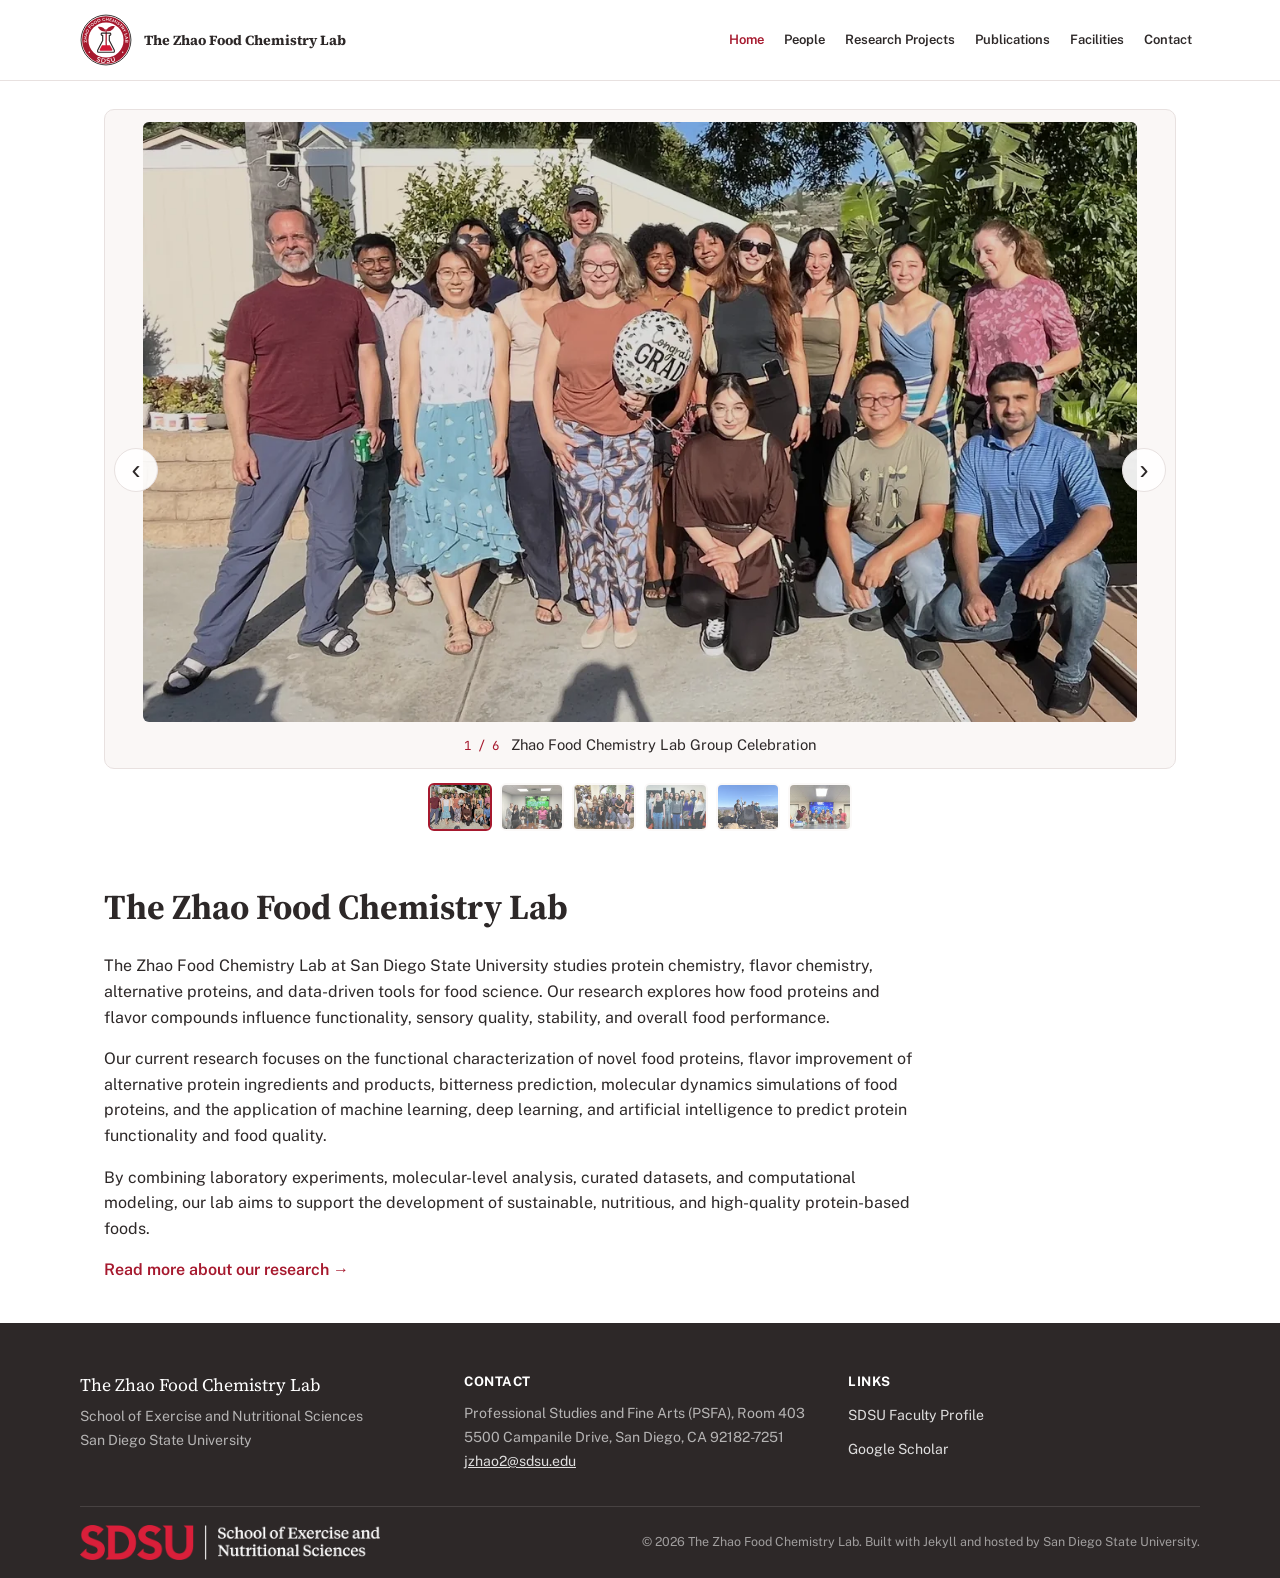
<file: index.html>
<!DOCTYPE html>
<html lang="en">
<head>
  <meta charset="UTF-8">
  <meta name="viewport" content="width=device-width, initial-scale=1.0">
  <title>Home | The Zhao Food Chemistry Lab</title>
  <meta name="description" content="The Zhao Food Chemistry Lab at San Diego State University studies the functionality and flavor of food proteins, including alternative and plant-based proteins, to support the next generation of sustainable food ingredients.">

  <link rel="preconnect" href="https://fonts.googleapis.com">
  <link rel="preconnect" href="https://fonts.gstatic.com" crossorigin>
  <link href="https://fonts.googleapis.com/css2?family=Source+Serif+4:opsz,wght@8..60,400;8..60,600;8..60,700&family=Public+Sans:wght@400;500;600;700&family=JetBrains+Mono:wght@500&display=swap" rel="stylesheet">

  <link rel="stylesheet" href="/assets/css/main.css">
  <!-- Favicon uses the lab's small-size icon mark (the seal's flask and plant),
       which the logo package specifies for sizes below 120 px. -->
  <link rel="icon" type="image/svg+xml" href="/assets/images/branding/zhao-food-chemistry-lab-icon.svg">

  <!-- Begin Jekyll SEO tag v2.8.0 -->
<title>Home | The Zhao Food Chemistry Lab</title>
<meta name="generator" content="Jekyll v3.10.0" />
<meta property="og:title" content="Home" />
<meta property="og:locale" content="en_US" />
<meta name="description" content="The Zhao Food Chemistry Lab at San Diego State University studies the functionality and flavor of food proteins, including alternative and plant-based proteins, to support the next generation of sustainable food ingredients." />
<meta property="og:description" content="The Zhao Food Chemistry Lab at San Diego State University studies the functionality and flavor of food proteins, including alternative and plant-based proteins, to support the next generation of sustainable food ingredients." />
<link rel="canonical" href="https://jzhao.sdsu.edu/" />
<meta property="og:url" content="https://jzhao.sdsu.edu/" />
<meta property="og:site_name" content="The Zhao Food Chemistry Lab" />
<meta property="og:type" content="website" />
<meta name="twitter:card" content="summary" />
<meta property="twitter:title" content="Home" />
<script type="application/ld+json">
{"@context":"https://schema.org","@type":"WebSite","description":"The Zhao Food Chemistry Lab at San Diego State University studies the functionality and flavor of food proteins, including alternative and plant-based proteins, to support the next generation of sustainable food ingredients.","headline":"Home","name":"The Zhao Food Chemistry Lab","url":"https://jzhao.sdsu.edu/"}</script>
<!-- End Jekyll SEO tag -->

</head>
<body>
  <a class="skip-link" href="#main-content">Skip to content</a>
  <header class="site-header">
  <div class="container site-header__row">
    <a class="site-header__brand" href="/">
      <img class="site-header__mark"
           src="/assets/images/branding/zhao-food-chemistry-lab-seal.svg"
           alt="Zhao Food Chemistry Lab, SDSU" width="1024" height="1024">
      <span class="site-header__name-main">The Zhao Food Chemistry Lab</span>
    </a>

    <button class="nav-toggle" id="nav-toggle" aria-expanded="false" aria-controls="primary-nav">
      <span class="nav-toggle__bar"></span>
      <span class="nav-toggle__bar"></span>
      <span class="nav-toggle__bar"></span>
      <span class="sr-only">Menu</span>
    </button>

    <nav class="site-nav" id="primary-nav">
      <ul class="site-nav__list">
        
          
            <li class="site-nav__item">
              <a href="/" class="site-nav__link is-active">
                Home
              </a>
            </li>
          
        
          
            <li class="site-nav__item">
              <a href="/people/" class="site-nav__link">
                People
              </a>
            </li>
          
        
          
            <li class="site-nav__item">
              <a href="/research-projects/" class="site-nav__link">
                Research Projects
              </a>
            </li>
          
        
          
            <li class="site-nav__item">
              <a href="/publications/" class="site-nav__link">
                Publications
              </a>
            </li>
          
        
          
            <li class="site-nav__item">
              <a href="/facilities/" class="site-nav__link">
                Facilities
              </a>
            </li>
          
        
          
            <li class="site-nav__item">
              <a href="/contact/" class="site-nav__link">
                Contact
              </a>
            </li>
          
        
      </ul>
    </nav>
  </div>
</header>

  <main id="main-content">
    <div class="container home-carousel-wrap">
  




<section class="lab-gallery" aria-label="Lab group photos">
  

  <div class="lab-gallery__widget" id="home-group-photos" data-lab-gallery>
    <div class="lab-gallery__stage">
      
        
        <figure class="lab-gallery__slide is-active" data-index="0">
          
          <picture>
            <source type="image/webp" srcset="/assets/images/lab/carousel/zhao-lab-group-01-640.webp 640w, /assets/images/lab/carousel/zhao-lab-group-01-1200.webp 1200w, /assets/images/lab/carousel/zhao-lab-group-01-1862.webp 1862w" sizes="(max-width: 1120px) 100vw, 1120px">
            <img class="lab-gallery__img" src="/assets/images/lab/carousel/zhao-lab-group-01-1200.jpg" srcset="/assets/images/lab/carousel/zhao-lab-group-01-640.jpg 640w, /assets/images/lab/carousel/zhao-lab-group-01-1200.jpg 1200w, /assets/images/lab/carousel/zhao-lab-group-01-1862.jpg 1862w" sizes="(max-width: 1120px) 100vw, 1120px" width="1862" height="1124" alt="Members of The Zhao Food Chemistry Lab gathered outdoors at a group celebration." loading="eager" decoding="async" fetchpriority="high">
          </picture>
          
          <figcaption class="lab-gallery__caption">
            <span class="lab-gallery__count">1 / 6</span>
            <span class="lab-gallery__caption-text">Zhao Food Chemistry Lab Group Celebration</span>
          </figcaption>
        </figure>
      
        
        <figure class="lab-gallery__slide" data-index="1">
          
          <picture>
            <source type="image/webp" srcset="/assets/images/lab/carousel/zhao-lab-group-02-640.webp 640w, /assets/images/lab/carousel/zhao-lab-group-02-1200.webp 1200w, /assets/images/lab/carousel/zhao-lab-group-02-2000.webp 2000w" sizes="(max-width: 1120px) 100vw, 1120px">
            <img class="lab-gallery__img" src="/assets/images/lab/carousel/zhao-lab-group-02-1200.jpg" srcset="/assets/images/lab/carousel/zhao-lab-group-02-640.jpg 640w, /assets/images/lab/carousel/zhao-lab-group-02-1200.jpg 1200w, /assets/images/lab/carousel/zhao-lab-group-02-2000.jpg 2000w" sizes="(max-width: 1120px) 100vw, 1120px" width="5712" height="4284" alt="Lab members standing in a conference room in front of a display about Microalgae Foods product development." loading="lazy" decoding="async">
          </picture>
          
          <figcaption class="lab-gallery__caption">
            <span class="lab-gallery__count">2 / 6</span>
            <span class="lab-gallery__caption-text">Microalgae Foods Project Meeting</span>
          </figcaption>
        </figure>
      
        
        <figure class="lab-gallery__slide" data-index="2">
          
          <picture>
            <source type="image/webp" srcset="/assets/images/lab/carousel/zhao-lab-group-03-640.webp 640w, /assets/images/lab/carousel/zhao-lab-group-03-1200.webp 1200w, /assets/images/lab/carousel/zhao-lab-group-03-1428.webp 1428w" sizes="(max-width: 1120px) 100vw, 1120px">
            <img class="lab-gallery__img" src="/assets/images/lab/carousel/zhao-lab-group-03-1200.jpg" srcset="/assets/images/lab/carousel/zhao-lab-group-03-640.jpg 640w, /assets/images/lab/carousel/zhao-lab-group-03-1200.jpg 1200w, /assets/images/lab/carousel/zhao-lab-group-03-1428.jpg 1428w" sizes="(max-width: 1120px) 100vw, 1120px" width="1428" height="1420" alt="Lab members gathered indoors in front of large botanical wall displays." loading="lazy" decoding="async">
          </picture>
          
          <figcaption class="lab-gallery__caption">
            <span class="lab-gallery__count">3 / 6</span>
            <span class="lab-gallery__caption-text">Zhao Food Chemistry Lab Group Gathering</span>
          </figcaption>
        </figure>
      
        
        <figure class="lab-gallery__slide" data-index="3">
          
          <picture>
            <source type="image/webp" srcset="/assets/images/lab/carousel/zhao-lab-group-04-640.webp 640w, /assets/images/lab/carousel/zhao-lab-group-04-1200.webp 1200w, /assets/images/lab/carousel/zhao-lab-group-04-2000.webp 2000w" sizes="(max-width: 1120px) 100vw, 1120px">
            <img class="lab-gallery__img" src="/assets/images/lab/carousel/zhao-lab-group-04-1200.jpg" srcset="/assets/images/lab/carousel/zhao-lab-group-04-640.jpg 640w, /assets/images/lab/carousel/zhao-lab-group-04-1200.jpg 1200w, /assets/images/lab/carousel/zhao-lab-group-04-2000.jpg 2000w" sizes="(max-width: 1120px) 100vw, 1120px" width="4329" height="3063" alt="Members of The Zhao Food Chemistry Lab standing together in a laboratory." loading="lazy" decoding="async">
          </picture>
          
          <figcaption class="lab-gallery__caption">
            <span class="lab-gallery__count">4 / 6</span>
            <span class="lab-gallery__caption-text">Zhao Food Chemistry Lab Members</span>
          </figcaption>
        </figure>
      
        
        <figure class="lab-gallery__slide" data-index="4">
          
          <picture>
            <source type="image/webp" srcset="/assets/images/lab/carousel/zhao-lab-group-05-640.webp 640w, /assets/images/lab/carousel/zhao-lab-group-05-1200.webp 1200w, /assets/images/lab/carousel/zhao-lab-group-05-2000.webp 2000w" sizes="(max-width: 1120px) 100vw, 1120px">
            <img class="lab-gallery__img" src="/assets/images/lab/carousel/zhao-lab-group-05-1200.jpg" srcset="/assets/images/lab/carousel/zhao-lab-group-05-640.jpg 640w, /assets/images/lab/carousel/zhao-lab-group-05-1200.jpg 1200w, /assets/images/lab/carousel/zhao-lab-group-05-2000.jpg 2000w" sizes="(max-width: 1120px) 100vw, 1120px" width="3024" height="4032" alt="Four lab members standing beside a summit marker on a rocky mountain under a clear blue sky." loading="lazy" decoding="async">
          </picture>
          
          <figcaption class="lab-gallery__caption">
            <span class="lab-gallery__count">5 / 6</span>
            <span class="lab-gallery__caption-text">Zhao Food Chemistry Lab Group Hike</span>
          </figcaption>
        </figure>
      
        
        <figure class="lab-gallery__slide" data-index="5">
          
          <picture>
            <source type="image/webp" srcset="/assets/images/lab/carousel/zhao-lab-group-06-640.webp 640w, /assets/images/lab/carousel/zhao-lab-group-06-1200.webp 1200w, /assets/images/lab/carousel/zhao-lab-group-06-2000.webp 2000w" sizes="(max-width: 1120px) 100vw, 1120px">
            <img class="lab-gallery__img" src="/assets/images/lab/carousel/zhao-lab-group-06-1200.jpg" srcset="/assets/images/lab/carousel/zhao-lab-group-06-640.jpg 640w, /assets/images/lab/carousel/zhao-lab-group-06-1200.jpg 1200w, /assets/images/lab/carousel/zhao-lab-group-06-2000.jpg 2000w" sizes="(max-width: 1120px) 100vw, 1120px" width="2072" height="1444" alt="Lab members gathered in a laboratory in front of a display reading Space Guacamole in Development." loading="lazy" decoding="async">
          </picture>
          
          <figcaption class="lab-gallery__caption">
            <span class="lab-gallery__count">6 / 6</span>
            <span class="lab-gallery__caption-text">Space Guacamole Project Meeting</span>
          </figcaption>
        </figure>
      
    </div>

    <button class="lab-gallery__nav lab-gallery__nav--prev" type="button" aria-label="Previous group photo"><span aria-hidden="true">&lsaquo;</span></button>
    <button class="lab-gallery__nav lab-gallery__nav--next" type="button" aria-label="Next group photo"><span aria-hidden="true">&rsaquo;</span></button>

    <div class="lab-gallery__thumbs" role="group" aria-label="Choose a group photo to view">
      
        
        <button class="lab-gallery__thumb is-active" type="button" data-index="0" aria-label="Show group photo 1" aria-current="true">
          <img src="/assets/images/lab/carousel/zhao-lab-group-01-thumb.jpg" alt="" width="64" height="48" loading="lazy" decoding="async">
        </button>
      
        
        <button class="lab-gallery__thumb" type="button" data-index="1" aria-label="Show group photo 2">
          <img src="/assets/images/lab/carousel/zhao-lab-group-02-thumb.jpg" alt="" width="64" height="48" loading="lazy" decoding="async">
        </button>
      
        
        <button class="lab-gallery__thumb" type="button" data-index="2" aria-label="Show group photo 3">
          <img src="/assets/images/lab/carousel/zhao-lab-group-03-thumb.jpg" alt="" width="64" height="48" loading="lazy" decoding="async">
        </button>
      
        
        <button class="lab-gallery__thumb" type="button" data-index="3" aria-label="Show group photo 4">
          <img src="/assets/images/lab/carousel/zhao-lab-group-04-thumb.jpg" alt="" width="64" height="48" loading="lazy" decoding="async">
        </button>
      
        
        <button class="lab-gallery__thumb" type="button" data-index="4" aria-label="Show group photo 5">
          <img src="/assets/images/lab/carousel/zhao-lab-group-05-thumb.jpg" alt="" width="64" height="48" loading="lazy" decoding="async">
        </button>
      
        
        <button class="lab-gallery__thumb" type="button" data-index="5" aria-label="Show group photo 6">
          <img src="/assets/images/lab/carousel/zhao-lab-group-06-thumb.jpg" alt="" width="64" height="48" loading="lazy" decoding="async">
        </button>
      
    </div>

    <p class="lab-gallery__status sr-only" aria-live="polite"></p>
  </div>
</section>

</div>

<section class="section home-intro">
  <div class="container">
    <div class="home-intro__main home-intro__main--full">
      <h1>The Zhao Food Chemistry Lab</h1>
      <p>
        The Zhao Food Chemistry Lab at San Diego State University studies
        protein chemistry, flavor chemistry, alternative proteins, and
        data-driven tools for food science. Our research explores how food
        proteins and flavor compounds influence functionality, sensory
        quality, stability, and overall food performance.
      </p>
      <p>
        Our current research focuses on the functional characterization of
        novel food proteins, flavor improvement of alternative protein
        ingredients and products, bitterness prediction, molecular dynamics
        simulations of food proteins, and the application of machine
        learning, deep learning, and artificial intelligence to predict
        protein functionality and food quality.
      </p>
      <p>
        By combining laboratory experiments, molecular-level analysis,
        curated datasets, and computational modeling, our lab aims to
        support the development of sustainable, nutritious, and
        high-quality protein-based foods.
      </p>
      
      
      <a class="text-link" href="/research-projects/">Read more about our research →</a>
    </div>
  </div>
</section>

  </main>
  <footer class="site-footer">
  <div class="container site-footer__grid">
    <div>
      <p class="site-footer__title">The Zhao Food Chemistry Lab</p>
      <p class="site-footer__muted">School of Exercise and Nutritional Sciences<br>San Diego State University</p>
    </div>

    <div>
      <p class="site-footer__heading">Contact</p>
      <p class="site-footer__muted">
        Professional Studies and Fine Arts (PSFA), Room 403<br>
        5500 Campanile Drive, San Diego, CA 92182-7251<br>
        <a href="mailto:jzhao2@sdsu.edu">jzhao2@sdsu.edu</a>
      </p>
    </div>

    <div>
      <p class="site-footer__heading">Links</p>
      <ul class="site-footer__links">
        <li><a href="https://ens.sdsu.edu/people/faculty/zhao-jing">SDSU Faculty Profile</a></li>
        <li><a href="https://scholar.google.com/citations?hl=en&user=7flyslUAAAAJ">Google Scholar</a></li>
      </ul>
    </div>
  </div>

  <div class="container site-footer__bottom">
    <a class="site-footer__ens" href="https://ens.sdsu.edu/">
      <img src="/assets/images/branding/sdsu-ens-horizontal-reverse.png"
           alt="San Diego State University School of Exercise and Nutritional Sciences"
           width="700" height="82">
    </a>
    <p>&copy; 2026 The Zhao Food Chemistry Lab. Built with Jekyll and hosted by San Diego State University.</p>
  </div>
</footer>

  <script src="/assets/js/main.js"></script>
  <script src="/assets/js/group-photo-carousel.js" defer></script>
</body>
</html>
</file>
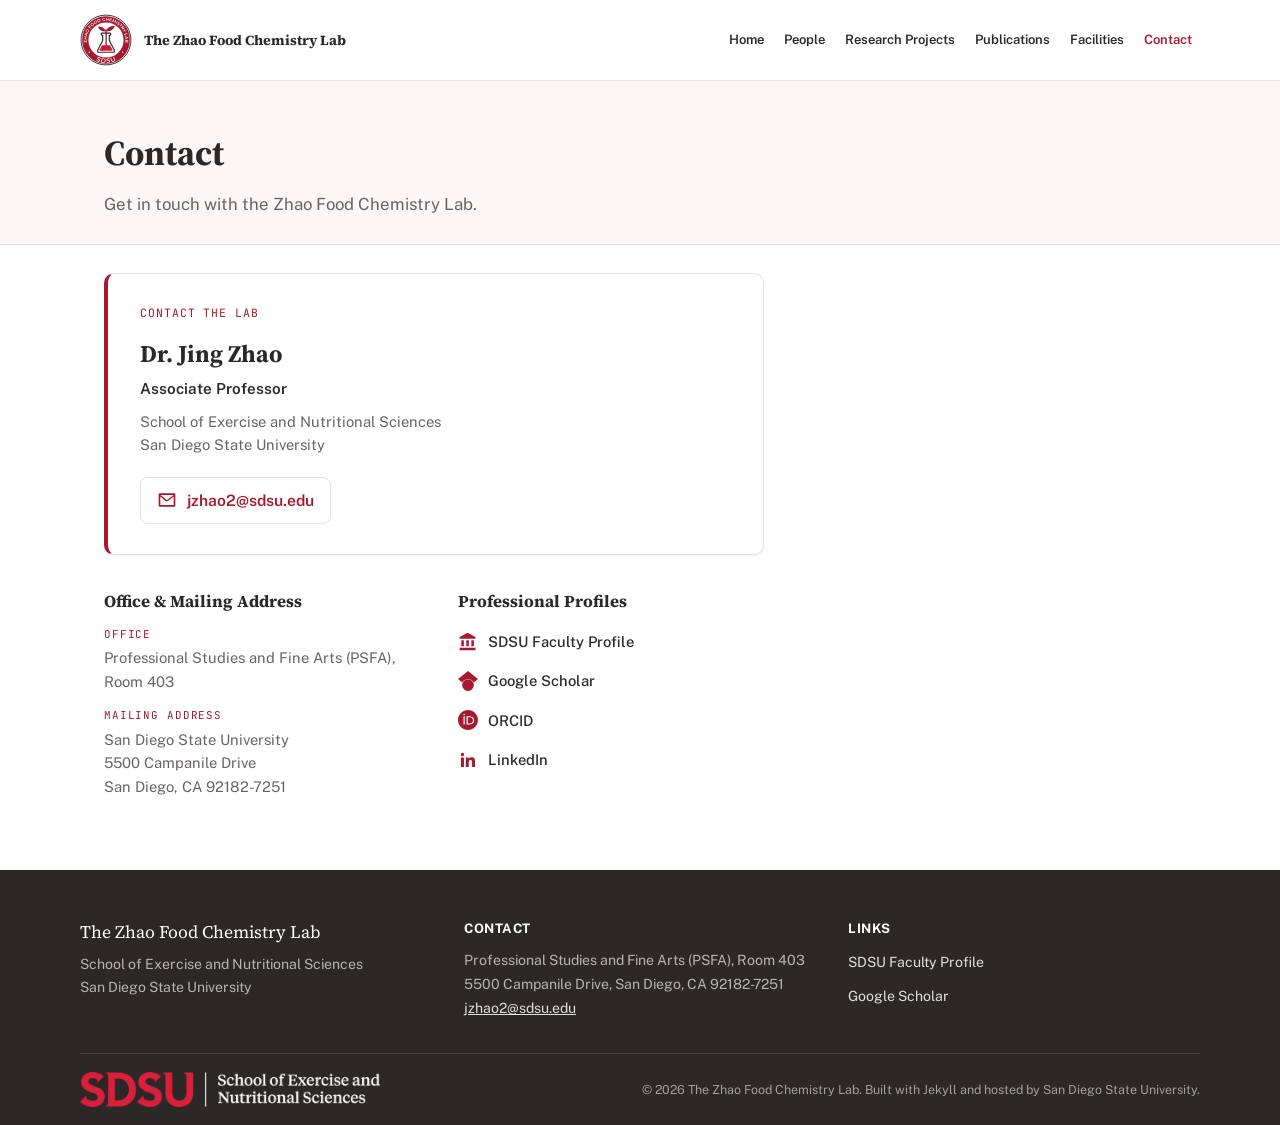
<file: contact/index.html>
<!DOCTYPE html>
<html lang="en">
<head>
  <meta charset="UTF-8">
  <meta name="viewport" content="width=device-width, initial-scale=1.0">
  <title>Contact | The Zhao Food Chemistry Lab</title>
  <meta name="description" content="The Zhao Food Chemistry Lab at San Diego State University studies the functionality and flavor of food proteins, including alternative and plant-based proteins, to support the next generation of sustainable food ingredients.">

  <link rel="preconnect" href="https://fonts.googleapis.com">
  <link rel="preconnect" href="https://fonts.gstatic.com" crossorigin>
  <link href="https://fonts.googleapis.com/css2?family=Source+Serif+4:opsz,wght@8..60,400;8..60,600;8..60,700&family=Public+Sans:wght@400;500;600;700&family=JetBrains+Mono:wght@500&display=swap" rel="stylesheet">

  <link rel="stylesheet" href="/assets/css/main.css">
  <!-- Favicon uses the lab's small-size icon mark (the seal's flask and plant),
       which the logo package specifies for sizes below 120 px. -->
  <link rel="icon" type="image/svg+xml" href="/assets/images/branding/zhao-food-chemistry-lab-icon.svg">

  <!-- Begin Jekyll SEO tag v2.8.0 -->
<title>Contact | The Zhao Food Chemistry Lab</title>
<meta name="generator" content="Jekyll v3.10.0" />
<meta property="og:title" content="Contact" />
<meta property="og:locale" content="en_US" />
<meta name="description" content="The Zhao Food Chemistry Lab at San Diego State University studies the functionality and flavor of food proteins, including alternative and plant-based proteins, to support the next generation of sustainable food ingredients." />
<meta property="og:description" content="The Zhao Food Chemistry Lab at San Diego State University studies the functionality and flavor of food proteins, including alternative and plant-based proteins, to support the next generation of sustainable food ingredients." />
<link rel="canonical" href="https://jzhao.sdsu.edu/contact/" />
<meta property="og:url" content="https://jzhao.sdsu.edu/contact/" />
<meta property="og:site_name" content="The Zhao Food Chemistry Lab" />
<meta property="og:type" content="website" />
<meta name="twitter:card" content="summary" />
<meta property="twitter:title" content="Contact" />
<script type="application/ld+json">
{"@context":"https://schema.org","@type":"WebPage","description":"The Zhao Food Chemistry Lab at San Diego State University studies the functionality and flavor of food proteins, including alternative and plant-based proteins, to support the next generation of sustainable food ingredients.","headline":"Contact","url":"https://jzhao.sdsu.edu/contact/"}</script>
<!-- End Jekyll SEO tag -->

</head>
<body>
  <a class="skip-link" href="#main-content">Skip to content</a>
  <header class="site-header">
  <div class="container site-header__row">
    <a class="site-header__brand" href="/">
      <img class="site-header__mark"
           src="/assets/images/branding/zhao-food-chemistry-lab-seal.svg"
           alt="Zhao Food Chemistry Lab, SDSU" width="1024" height="1024">
      <span class="site-header__name-main">The Zhao Food Chemistry Lab</span>
    </a>

    <button class="nav-toggle" id="nav-toggle" aria-expanded="false" aria-controls="primary-nav">
      <span class="nav-toggle__bar"></span>
      <span class="nav-toggle__bar"></span>
      <span class="nav-toggle__bar"></span>
      <span class="sr-only">Menu</span>
    </button>

    <nav class="site-nav" id="primary-nav">
      <ul class="site-nav__list">
        
          
            <li class="site-nav__item">
              <a href="/" class="site-nav__link">
                Home
              </a>
            </li>
          
        
          
            <li class="site-nav__item">
              <a href="/people/" class="site-nav__link">
                People
              </a>
            </li>
          
        
          
            <li class="site-nav__item">
              <a href="/research-projects/" class="site-nav__link">
                Research Projects
              </a>
            </li>
          
        
          
            <li class="site-nav__item">
              <a href="/publications/" class="site-nav__link">
                Publications
              </a>
            </li>
          
        
          
            <li class="site-nav__item">
              <a href="/facilities/" class="site-nav__link">
                Facilities
              </a>
            </li>
          
        
          
            <li class="site-nav__item">
              <a href="/contact/" class="site-nav__link is-active">
                Contact
              </a>
            </li>
          
        
      </ul>
    </nav>
  </div>
</header>

  <main id="main-content">
    <section class="page-header">
  <div class="container">
    <h1 class="page-header__title">Contact</h1>
    <p class="page-header__subtitle">Get in touch with the Zhao Food Chemistry Lab.</p>
  </div>
</section>

<div class="container page-content">
  <!-- Primary contact panel: the lab's single main point of contact. -->
<section class="contact-panel">
  <p class="eyebrow">Contact the Lab</p>
  <h2 class="contact-panel__name">Dr. Jing Zhao</h2>
  <p class="contact-panel__role">Associate Professor</p>
  <p class="contact-panel__affiliation">School of Exercise and Nutritional Sciences<br />San Diego State University</p>
  <a class="contact-panel__email" href="mailto:jzhao2@sdsu.edu">
    <svg viewBox="0 0 24 24" class="contact-icon" aria-hidden="true" focusable="false"><path fill="currentColor" d="M2 5.5A1.5 1.5 0 0 1 3.5 4h17A1.5 1.5 0 0 1 22 5.5v13a1.5 1.5 0 0 1-1.5 1.5h-17A1.5 1.5 0 0 1 2 18.5v-13zm2.2.5 7.3 5.84a.8.8 0 0 0 1 0L19.8 6H4.2zM20 7.74l-6.9 5.52a2.3 2.3 0 0 1-2.8 0L4 7.74V18h16V7.74z" /></svg>
    <span>jzhao2@sdsu.edu</span>
  </a>
</section>

<div class="contact-secondary">
  <section class="contact-secondary__block">
    <h2 class="contact-secondary__heading">Office &amp; Mailing Address</h2>
    <p class="contact-secondary__label">Office</p>
    <p class="contact-secondary__text">Professional Studies and Fine Arts (PSFA), Room 403</p>
    <p class="contact-secondary__label">Mailing Address</p>
    <p class="contact-secondary__text">
      San Diego State University<br />
      5500 Campanile Drive<br />
      San Diego, CA 92182-7251
    </p>
  </section>

  <section class="contact-secondary__block">
    <h2 class="contact-secondary__heading">Professional Profiles</h2>
    <ul class="contact-profiles">
      <li>
        <a href="https://ens.sdsu.edu/people/faculty/zhao-jing" target="_blank" rel="noopener noreferrer">
          <svg viewBox="0 0 24 24" class="contact-icon" aria-hidden="true" focusable="false"><path fill="currentColor" d="M4 10v7h3v-7H4zm6 0v7h3v-7h-3zM2 22h19v-3H2v3zm14-12v7h3v-7h-3zm-4.5-9L2 6v2h19V6l-9.5-5z" /></svg><span>SDSU Faculty Profile</span>
        </a>
      </li>
      <li>
        <a href="https://scholar.google.com/citations?hl=en&amp;user=7flyslUAAAAJ" target="_blank" rel="noopener noreferrer">
          <svg viewBox="0 0 24 24" class="contact-icon" aria-hidden="true" focusable="false"><path fill="currentColor" d="M5.242 13.769 0 9.5 12 0l12 9.5-5.242 4.269C17.548 11.249 14.978 9.5 12 9.5c-2.977 0-5.548 1.749-6.758 4.269zM12 10a7 7 0 1 0 0 14 7 7 0 0 0 0-14z" /></svg><span>Google Scholar</span>
        </a>
      </li>
      <li>
        <a href="https://orcid.org/0000-0001-8837-0425" target="_blank" rel="noopener noreferrer">
          <svg viewBox="0 0 24 24" class="contact-icon" aria-hidden="true" focusable="false"><path fill="currentColor" d="M12 0C5.372 0 0 5.372 0 12s5.372 12 12 12 12-5.372 12-12S18.628 0 12 0zM7.369 4.378c.525 0 .947.431.947.947 0 .525-.422.947-.947.947a.95.95 0 0 1-.946-.947c0-.516.421-.947.946-.947zm-.722 3.038h1.444v10.041H6.647V7.416zm3.562 0h3.9c3.712 0 5.344 2.653 5.344 5.025 0 2.578-2.016 5.025-5.325 5.025h-3.919V7.416zm1.444 1.303v7.444h2.297c3.272 0 4.022-2.484 4.022-3.722 0-2.016-1.284-3.722-4.097-3.722h-2.222z" /></svg><span>ORCID</span>
        </a>
      </li>
      <li>
        <a href="https://www.linkedin.com/in/jing-zhao-68156a47/" target="_blank" rel="noopener noreferrer">
          <svg viewBox="0 0 24 24" class="contact-icon" aria-hidden="true" focusable="false"><path fill="currentColor" d="M20.45 20.45h-3.55v-5.57c0-1.33-.02-3.03-1.85-3.03-1.85 0-2.14 1.45-2.14 2.94v5.66H9.36V9h3.41v1.56h.05c.48-.9 1.64-1.85 3.37-1.85 3.6 0 4.27 2.37 4.27 5.45v6.29zM5.34 7.43a2.06 2.06 0 1 1 0-4.12 2.06 2.06 0 0 1 0 4.12zM7.12 20.45H3.56V9h3.56v11.45z" /></svg><span>LinkedIn</span>
        </a>
      </li>
    </ul>
  </section>
</div>

</div>

  </main>
  <footer class="site-footer">
  <div class="container site-footer__grid">
    <div>
      <p class="site-footer__title">The Zhao Food Chemistry Lab</p>
      <p class="site-footer__muted">School of Exercise and Nutritional Sciences<br>San Diego State University</p>
    </div>

    <div>
      <p class="site-footer__heading">Contact</p>
      <p class="site-footer__muted">
        Professional Studies and Fine Arts (PSFA), Room 403<br>
        5500 Campanile Drive, San Diego, CA 92182-7251<br>
        <a href="mailto:jzhao2@sdsu.edu">jzhao2@sdsu.edu</a>
      </p>
    </div>

    <div>
      <p class="site-footer__heading">Links</p>
      <ul class="site-footer__links">
        <li><a href="https://ens.sdsu.edu/people/faculty/zhao-jing">SDSU Faculty Profile</a></li>
        <li><a href="https://scholar.google.com/citations?hl=en&user=7flyslUAAAAJ">Google Scholar</a></li>
      </ul>
    </div>
  </div>

  <div class="container site-footer__bottom">
    <a class="site-footer__ens" href="https://ens.sdsu.edu/">
      <img src="/assets/images/branding/sdsu-ens-horizontal-reverse.png"
           alt="San Diego State University School of Exercise and Nutritional Sciences"
           width="700" height="82">
    </a>
    <p>&copy; 2026 The Zhao Food Chemistry Lab. Built with Jekyll and hosted by San Diego State University.</p>
  </div>
</footer>

  <script src="/assets/js/main.js"></script>
  <script src="/assets/js/group-photo-carousel.js" defer></script>
</body>
</html>
</file>
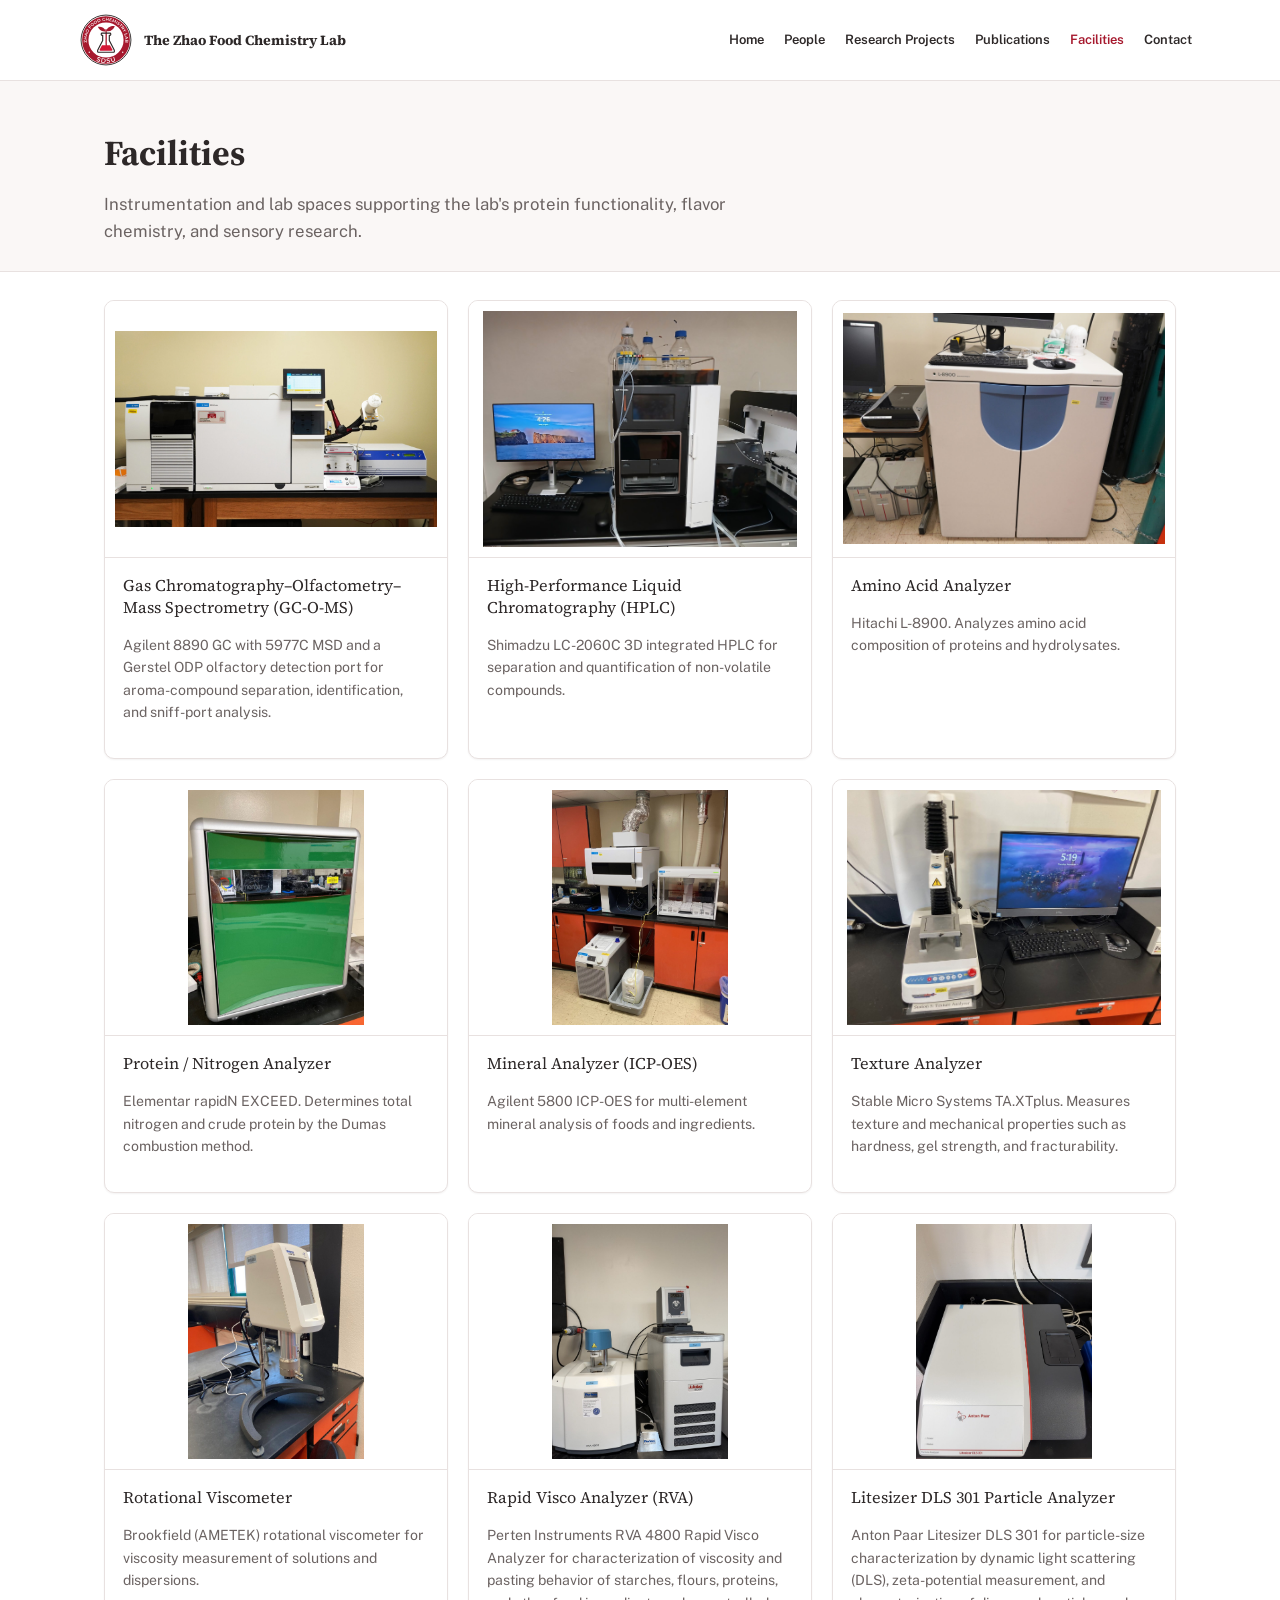
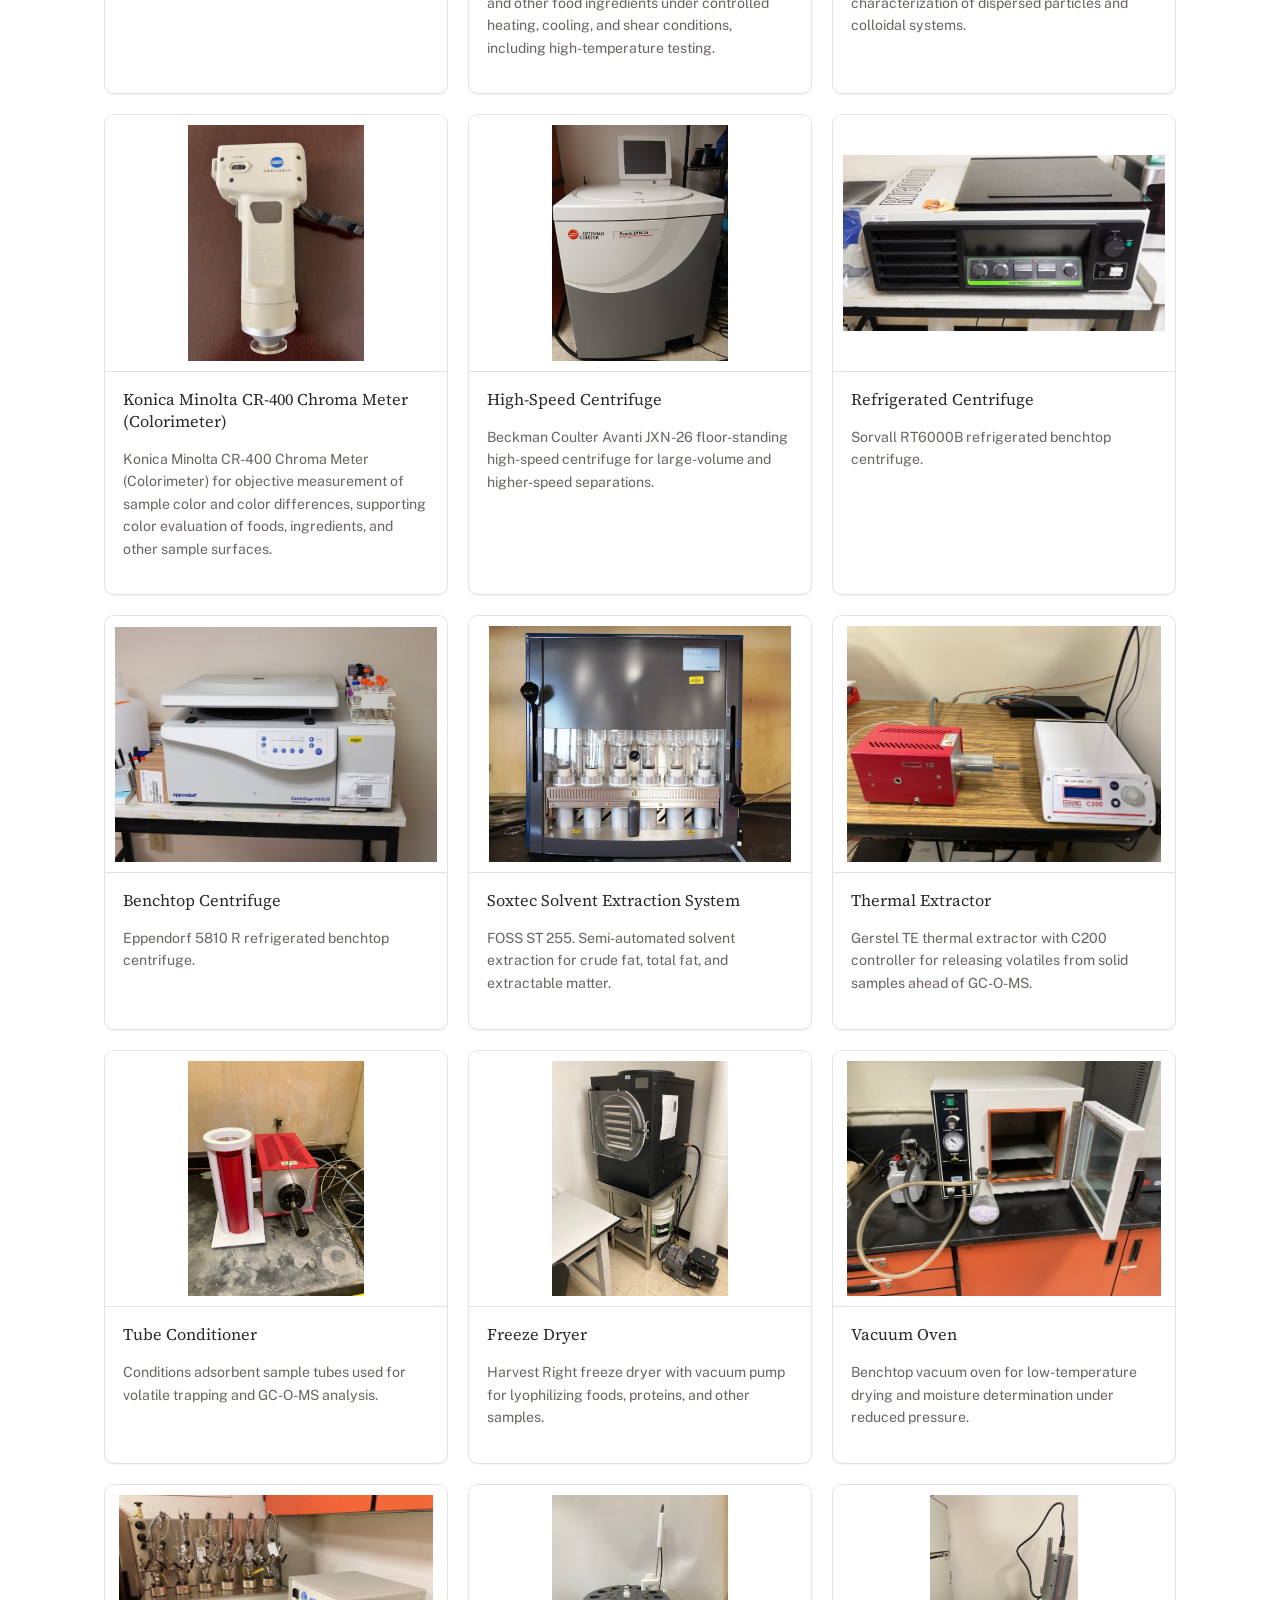
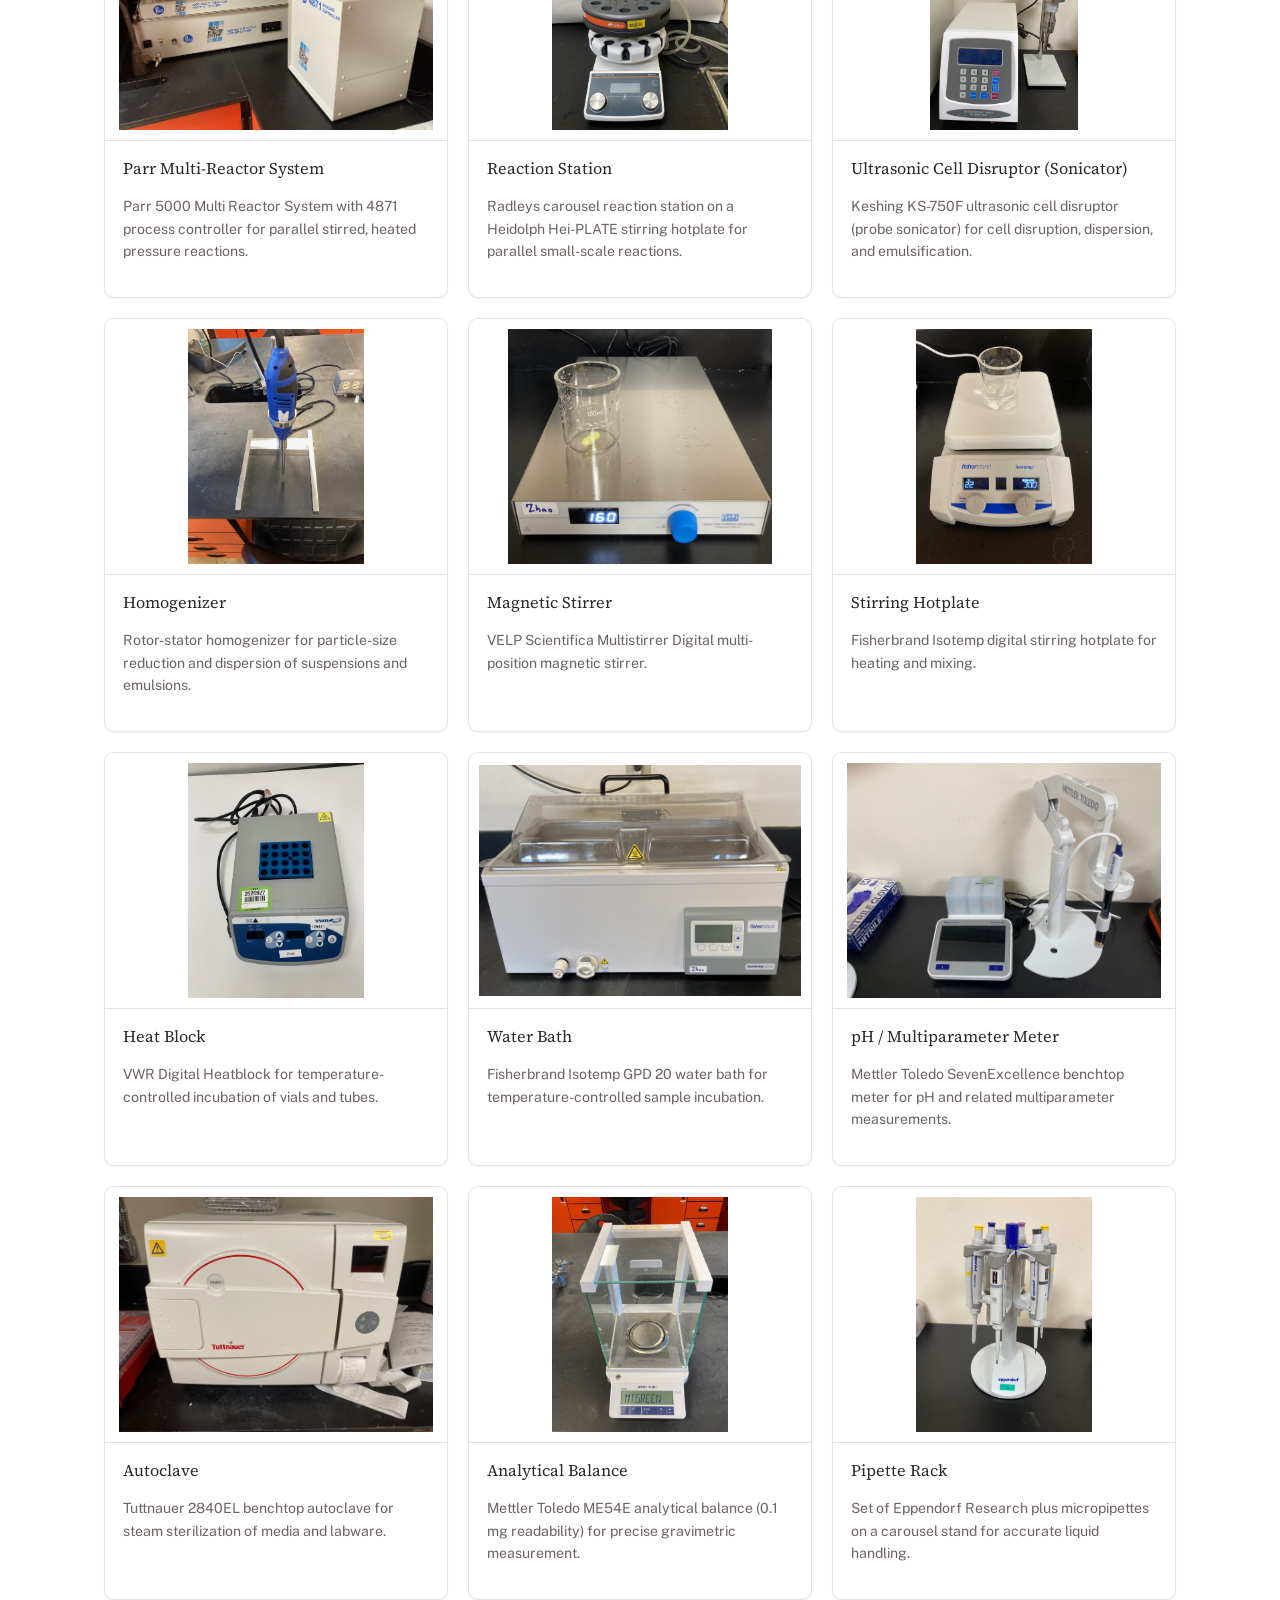
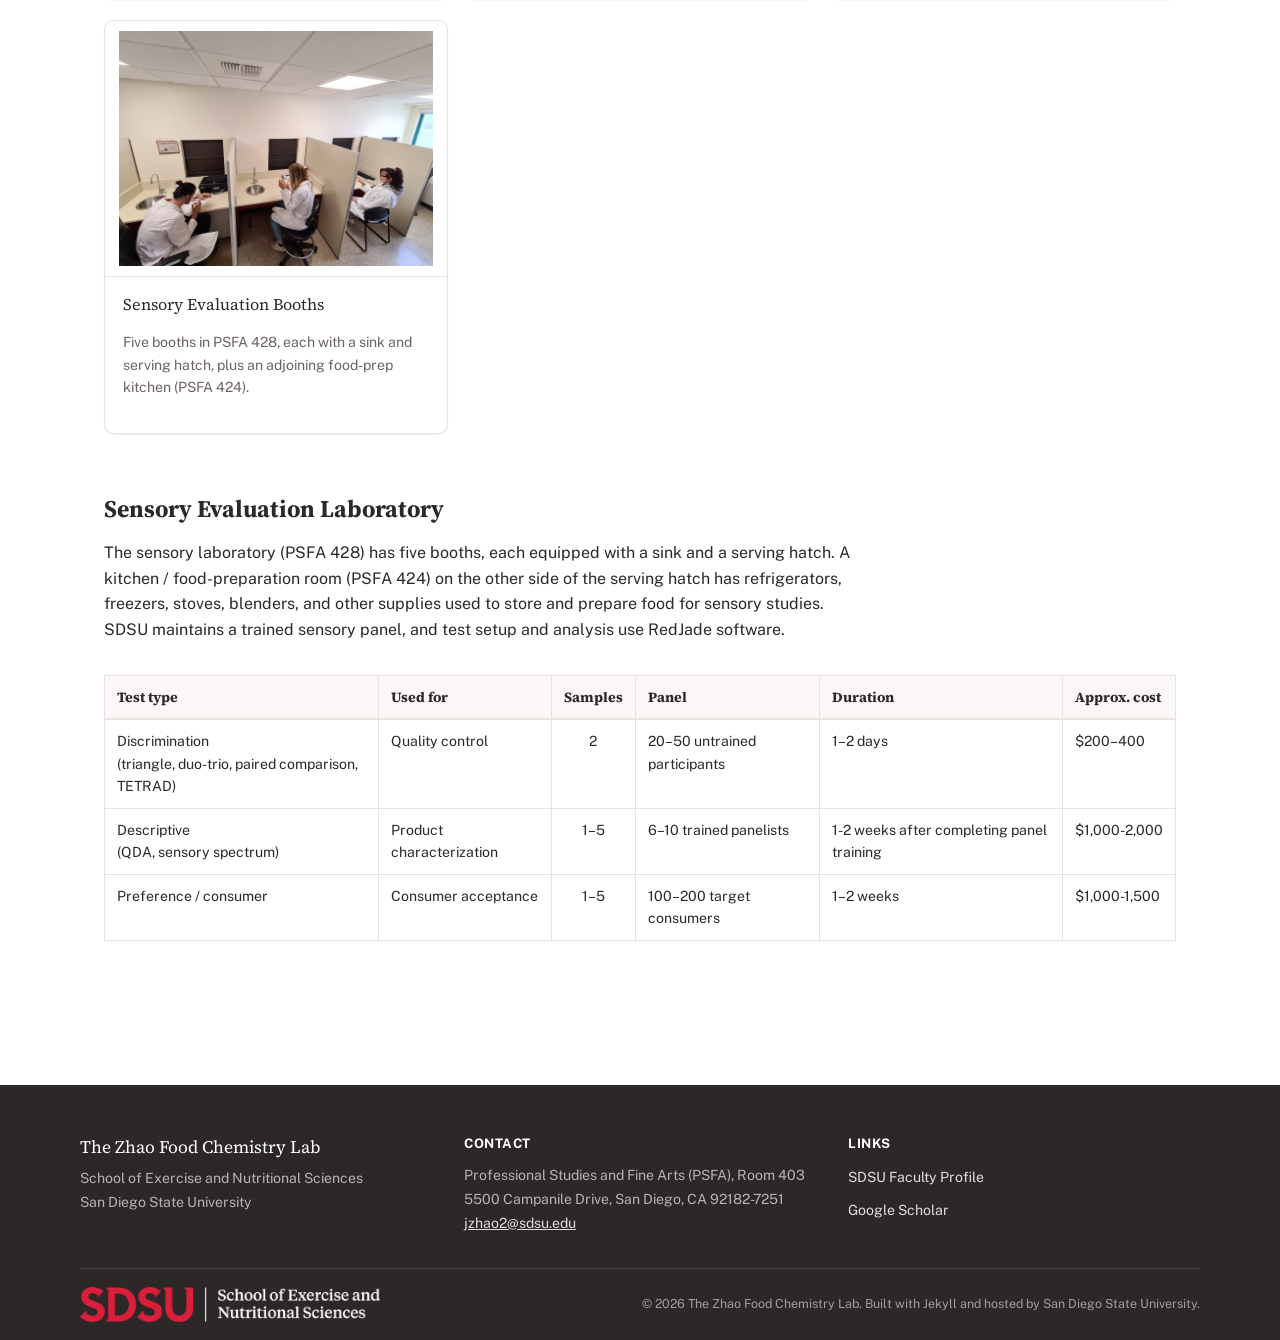
<file: facilities/index.html>
<!DOCTYPE html>
<html lang="en">
<head>
  <meta charset="UTF-8">
  <meta name="viewport" content="width=device-width, initial-scale=1.0">
  <title>Facilities | The Zhao Food Chemistry Lab</title>
  <meta name="description" content="The Zhao Food Chemistry Lab at San Diego State University studies the functionality and flavor of food proteins, including alternative and plant-based proteins, to support the next generation of sustainable food ingredients.">

  <link rel="preconnect" href="https://fonts.googleapis.com">
  <link rel="preconnect" href="https://fonts.gstatic.com" crossorigin>
  <link href="https://fonts.googleapis.com/css2?family=Source+Serif+4:opsz,wght@8..60,400;8..60,600;8..60,700&family=Public+Sans:wght@400;500;600;700&family=JetBrains+Mono:wght@500&display=swap" rel="stylesheet">

  <link rel="stylesheet" href="/assets/css/main.css">
  <!-- Favicon uses the lab's small-size icon mark (the seal's flask and plant),
       which the logo package specifies for sizes below 120 px. -->
  <link rel="icon" type="image/svg+xml" href="/assets/images/branding/zhao-food-chemistry-lab-icon.svg">

  <!-- Begin Jekyll SEO tag v2.8.0 -->
<title>Facilities | The Zhao Food Chemistry Lab</title>
<meta name="generator" content="Jekyll v3.10.0" />
<meta property="og:title" content="Facilities" />
<meta property="og:locale" content="en_US" />
<meta name="description" content="The Zhao Food Chemistry Lab at San Diego State University studies the functionality and flavor of food proteins, including alternative and plant-based proteins, to support the next generation of sustainable food ingredients." />
<meta property="og:description" content="The Zhao Food Chemistry Lab at San Diego State University studies the functionality and flavor of food proteins, including alternative and plant-based proteins, to support the next generation of sustainable food ingredients." />
<link rel="canonical" href="https://jzhao.sdsu.edu/facilities/" />
<meta property="og:url" content="https://jzhao.sdsu.edu/facilities/" />
<meta property="og:site_name" content="The Zhao Food Chemistry Lab" />
<meta property="og:type" content="website" />
<meta name="twitter:card" content="summary" />
<meta property="twitter:title" content="Facilities" />
<script type="application/ld+json">
{"@context":"https://schema.org","@type":"WebPage","description":"The Zhao Food Chemistry Lab at San Diego State University studies the functionality and flavor of food proteins, including alternative and plant-based proteins, to support the next generation of sustainable food ingredients.","headline":"Facilities","url":"https://jzhao.sdsu.edu/facilities/"}</script>
<!-- End Jekyll SEO tag -->

</head>
<body>
  <a class="skip-link" href="#main-content">Skip to content</a>
  <header class="site-header">
  <div class="container site-header__row">
    <a class="site-header__brand" href="/">
      <img class="site-header__mark"
           src="/assets/images/branding/zhao-food-chemistry-lab-seal.svg"
           alt="Zhao Food Chemistry Lab, SDSU" width="1024" height="1024">
      <span class="site-header__name-main">The Zhao Food Chemistry Lab</span>
    </a>

    <button class="nav-toggle" id="nav-toggle" aria-expanded="false" aria-controls="primary-nav">
      <span class="nav-toggle__bar"></span>
      <span class="nav-toggle__bar"></span>
      <span class="nav-toggle__bar"></span>
      <span class="sr-only">Menu</span>
    </button>

    <nav class="site-nav" id="primary-nav">
      <ul class="site-nav__list">
        
          
            <li class="site-nav__item">
              <a href="/" class="site-nav__link">
                Home
              </a>
            </li>
          
        
          
            <li class="site-nav__item">
              <a href="/people/" class="site-nav__link">
                People
              </a>
            </li>
          
        
          
            <li class="site-nav__item">
              <a href="/research-projects/" class="site-nav__link">
                Research Projects
              </a>
            </li>
          
        
          
            <li class="site-nav__item">
              <a href="/publications/" class="site-nav__link">
                Publications
              </a>
            </li>
          
        
          
            <li class="site-nav__item">
              <a href="/facilities/" class="site-nav__link is-active">
                Facilities
              </a>
            </li>
          
        
          
            <li class="site-nav__item">
              <a href="/contact/" class="site-nav__link">
                Contact
              </a>
            </li>
          
        
      </ul>
    </nav>
  </div>
</header>

  <main id="main-content">
    <section class="page-header">
  <div class="container">
    <h1 class="page-header__title">Facilities</h1>
    <p class="page-header__subtitle">Instrumentation and lab spaces supporting the lab's protein functionality, flavor chemistry, and sensory research.</p>
  </div>
</section>

<div class="container page-content">
  <!-- ─────────────────────────────────────────────────────────────
     EQUIPMENT CARD GRID  (now data-driven)
     The cards below are generated from  _data/facilities.yml .
     To ADD a new piece of equipment:
       1. Put its photo in  assets/images/facilities/  (or assets/images/lab/)
       2. Add ONE record to  _data/facilities.yml
       3. Commit the change
     No need to edit this file for routine equipment additions.
────────────────────────────────────────────────────────────── -->

<div class="grid grid--3">
  
  <div class="equipment-card">
    <div class="equipment-card__photo">
      <img src="/assets/images/lab/gc-ms-8890.jpg" alt="Agilent 8890 GC system with 5977C mass-selective detector and Gerstel olfactory detection port in the Zhao Food Chemistry Lab." />
    </div>
    <div class="equipment-card__body">
      <p class="equipment-card__name">Gas Chromatography–Olfactometry–Mass Spectrometry (GC-O-MS)</p>
      <p class="equipment-card__desc">Agilent 8890 GC with 5977C MSD and a Gerstel ODP olfactory detection port for aroma-compound separation, identification, and sniff-port analysis.</p>
    </div>
  </div>
  
  <div class="equipment-card">
    <div class="equipment-card__photo">
      <img src="/assets/images/facilities/hplc-lc2060c.jpg" alt="Shimadzu LC-2060C 3D HPLC system in the Zhao Food Chemistry Lab." />
    </div>
    <div class="equipment-card__body">
      <p class="equipment-card__name">High-Performance Liquid Chromatography (HPLC)</p>
      <p class="equipment-card__desc">Shimadzu LC-2060C 3D integrated HPLC for separation and quantification of non-volatile compounds.</p>
    </div>
  </div>
  
  <div class="equipment-card">
    <div class="equipment-card__photo">
      <img src="/assets/images/lab/amino-acid-analyzer-l8900.jpg" alt="Hitachi L-8900 amino acid analyzer in the Zhao Food Chemistry Lab." />
    </div>
    <div class="equipment-card__body">
      <p class="equipment-card__name">Amino Acid Analyzer</p>
      <p class="equipment-card__desc">Hitachi L-8900. Analyzes amino acid composition of proteins and hydrolysates.</p>
    </div>
  </div>
  
  <div class="equipment-card">
    <div class="equipment-card__photo">
      <img src="/assets/images/facilities/protein-analyzer-rapidn.jpg" alt="Elementar rapidN EXCEED nitrogen and protein analyzer in the Zhao Food Chemistry Lab." />
    </div>
    <div class="equipment-card__body">
      <p class="equipment-card__name">Protein / Nitrogen Analyzer</p>
      <p class="equipment-card__desc">Elementar rapidN EXCEED. Determines total nitrogen and crude protein by the Dumas combustion method.</p>
    </div>
  </div>
  
  <div class="equipment-card">
    <div class="equipment-card__photo">
      <img src="/assets/images/facilities/icp-oes-5800.jpg" alt="Agilent 5800 ICP-OES with autosampler in the Zhao Food Chemistry Lab." />
    </div>
    <div class="equipment-card__body">
      <p class="equipment-card__name">Mineral Analyzer (ICP-OES)</p>
      <p class="equipment-card__desc">Agilent 5800 ICP-OES for multi-element mineral analysis of foods and ingredients.</p>
    </div>
  </div>
  
  <div class="equipment-card">
    <div class="equipment-card__photo">
      <img src="/assets/images/facilities/texture-analyzer-taxtplus.jpg" alt="Stable Micro Systems TA.XTplus texture analyzer in the Zhao Food Chemistry Lab." />
    </div>
    <div class="equipment-card__body">
      <p class="equipment-card__name">Texture Analyzer</p>
      <p class="equipment-card__desc">Stable Micro Systems TA.XTplus. Measures texture and mechanical properties such as hardness, gel strength, and fracturability.</p>
    </div>
  </div>
  
  <div class="equipment-card">
    <div class="equipment-card__photo">
      <img src="/assets/images/facilities/viscometer-brookfield.jpg" alt="Brookfield AMETEK rotational viscometer in the Zhao Food Chemistry Lab." />
    </div>
    <div class="equipment-card__body">
      <p class="equipment-card__name">Rotational Viscometer</p>
      <p class="equipment-card__desc">Brookfield (AMETEK) rotational viscometer for viscosity measurement of solutions and dispersions.</p>
    </div>
  </div>
  
  <div class="equipment-card">
    <div class="equipment-card__photo">
      <img src="/assets/images/facilities/rapid-visco-analyzer-rva-4800.jpg" alt="Perten Instruments RVA 4800 Rapid Visco Analyzer in the Zhao Food Chemistry Lab." />
    </div>
    <div class="equipment-card__body">
      <p class="equipment-card__name">Rapid Visco Analyzer (RVA)</p>
      <p class="equipment-card__desc">Perten Instruments RVA 4800 Rapid Visco Analyzer for characterization of viscosity and pasting behavior of starches, flours, proteins, and other food ingredients under controlled heating, cooling, and shear conditions, including high-temperature testing.</p>
    </div>
  </div>
  
  <div class="equipment-card">
    <div class="equipment-card__photo">
      <img src="/assets/images/facilities/litesizer-dls-301.jpg" alt="Anton Paar Litesizer DLS 301 particle analyzer in the Zhao Food Chemistry Lab." />
    </div>
    <div class="equipment-card__body">
      <p class="equipment-card__name">Litesizer DLS 301 Particle Analyzer</p>
      <p class="equipment-card__desc">Anton Paar Litesizer DLS 301 for particle-size characterization by dynamic light scattering (DLS), zeta-potential measurement, and characterization of dispersed particles and colloidal systems.</p>
    </div>
  </div>
  
  <div class="equipment-card">
    <div class="equipment-card__photo">
      <img src="/assets/images/facilities/konica-minolta-cr-400-colorimeter.jpg" alt="Konica Minolta CR-400 Chroma Meter colorimeter in the Zhao Food Chemistry Lab." />
    </div>
    <div class="equipment-card__body">
      <p class="equipment-card__name">Konica Minolta CR-400 Chroma Meter (Colorimeter)</p>
      <p class="equipment-card__desc">Konica Minolta CR-400 Chroma Meter (Colorimeter) for objective measurement of sample color and color differences, supporting color evaluation of foods, ingredients, and other sample surfaces.</p>
    </div>
  </div>
  
  <div class="equipment-card">
    <div class="equipment-card__photo">
      <img src="/assets/images/facilities/centrifuge-avanti-jxn26.jpg" alt="Beckman Coulter Avanti JXN-26 high-speed centrifuge in the Zhao Food Chemistry Lab." />
    </div>
    <div class="equipment-card__body">
      <p class="equipment-card__name">High-Speed Centrifuge</p>
      <p class="equipment-card__desc">Beckman Coulter Avanti JXN-26 floor-standing high-speed centrifuge for large-volume and higher-speed separations.</p>
    </div>
  </div>
  
  <div class="equipment-card">
    <div class="equipment-card__photo">
      <img src="/assets/images/lab/centrifuge-rt6000b.jpg" alt="Sorvall RT6000B refrigerated centrifuge in the Zhao Food Chemistry Lab." />
    </div>
    <div class="equipment-card__body">
      <p class="equipment-card__name">Refrigerated Centrifuge</p>
      <p class="equipment-card__desc">Sorvall RT6000B refrigerated benchtop centrifuge.</p>
    </div>
  </div>
  
  <div class="equipment-card">
    <div class="equipment-card__photo">
      <img src="/assets/images/lab/centrifuge-5810r.jpg" alt="Eppendorf 5810 R refrigerated benchtop centrifuge in the Zhao Food Chemistry Lab." />
    </div>
    <div class="equipment-card__body">
      <p class="equipment-card__name">Benchtop Centrifuge</p>
      <p class="equipment-card__desc">Eppendorf 5810 R refrigerated benchtop centrifuge.</p>
    </div>
  </div>
  
  <div class="equipment-card">
    <div class="equipment-card__photo">
      <img src="/assets/images/lab/soxtec-st255.jpg" alt="FOSS Soxtec ST 255 solvent extraction system in the Zhao Food Chemistry Lab." />
    </div>
    <div class="equipment-card__body">
      <p class="equipment-card__name">Soxtec Solvent Extraction System</p>
      <p class="equipment-card__desc">FOSS ST 255. Semi-automated solvent extraction for crude fat, total fat, and extractable matter.</p>
    </div>
  </div>
  
  <div class="equipment-card">
    <div class="equipment-card__photo">
      <img src="/assets/images/facilities/thermal-extractor-gerstel.jpg" alt="Gerstel TE thermal extractor with C200 controller in the Zhao Food Chemistry Lab." />
    </div>
    <div class="equipment-card__body">
      <p class="equipment-card__name">Thermal Extractor</p>
      <p class="equipment-card__desc">Gerstel TE thermal extractor with C200 controller for releasing volatiles from solid samples ahead of GC-O-MS.</p>
    </div>
  </div>
  
  <div class="equipment-card">
    <div class="equipment-card__photo">
      <img src="/assets/images/facilities/tube-conditioner.jpg" alt="Sample-tube conditioner used for GC-O-MS adsorbent tubes in the Zhao Food Chemistry Lab." />
    </div>
    <div class="equipment-card__body">
      <p class="equipment-card__name">Tube Conditioner</p>
      <p class="equipment-card__desc">Conditions adsorbent sample tubes used for volatile trapping and GC-O-MS analysis.</p>
    </div>
  </div>
  
  <div class="equipment-card">
    <div class="equipment-card__photo">
      <img src="/assets/images/facilities/freeze-dryer.jpg" alt="Harvest Right freeze dryer with vacuum pump in the Zhao Food Chemistry Lab." />
    </div>
    <div class="equipment-card__body">
      <p class="equipment-card__name">Freeze Dryer</p>
      <p class="equipment-card__desc">Harvest Right freeze dryer with vacuum pump for lyophilizing foods, proteins, and other samples.</p>
    </div>
  </div>
  
  <div class="equipment-card">
    <div class="equipment-card__photo">
      <img src="/assets/images/facilities/vacuum-oven.jpg" alt="Benchtop vacuum oven in the Zhao Food Chemistry Lab." />
    </div>
    <div class="equipment-card__body">
      <p class="equipment-card__name">Vacuum Oven</p>
      <p class="equipment-card__desc">Benchtop vacuum oven for low-temperature drying and moisture determination under reduced pressure.</p>
    </div>
  </div>
  
  <div class="equipment-card">
    <div class="equipment-card__photo">
      <img src="/assets/images/facilities/parr-multireactor-5000.jpg" alt="Parr 5000 Multi Reactor System with 4871 process controller in the Zhao Food Chemistry Lab." />
    </div>
    <div class="equipment-card__body">
      <p class="equipment-card__name">Parr Multi-Reactor System</p>
      <p class="equipment-card__desc">Parr 5000 Multi Reactor System with 4871 process controller for parallel stirred, heated pressure reactions.</p>
    </div>
  </div>
  
  <div class="equipment-card">
    <div class="equipment-card__photo">
      <img src="/assets/images/facilities/reaction-station-carousel.jpg" alt="Radleys carousel reaction station on a Heidolph stirring hotplate in the Zhao Food Chemistry Lab." />
    </div>
    <div class="equipment-card__body">
      <p class="equipment-card__name">Reaction Station</p>
      <p class="equipment-card__desc">Radleys carousel reaction station on a Heidolph Hei-PLATE stirring hotplate for parallel small-scale reactions.</p>
    </div>
  </div>
  
  <div class="equipment-card">
    <div class="equipment-card__photo">
      <img src="/assets/images/facilities/sonicator-ks750f.jpg" alt="Keshing KS-750F ultrasonic cell disruptor with probe stand in the Zhao Food Chemistry Lab." />
    </div>
    <div class="equipment-card__body">
      <p class="equipment-card__name">Ultrasonic Cell Disruptor (Sonicator)</p>
      <p class="equipment-card__desc">Keshing KS-750F ultrasonic cell disruptor (probe sonicator) for cell disruption, dispersion, and emulsification.</p>
    </div>
  </div>
  
  <div class="equipment-card">
    <div class="equipment-card__photo">
      <img src="/assets/images/facilities/homogenizer.jpg" alt="Rotor-stator homogenizer mounted on a stand in the Zhao Food Chemistry Lab." />
    </div>
    <div class="equipment-card__body">
      <p class="equipment-card__name">Homogenizer</p>
      <p class="equipment-card__desc">Rotor-stator homogenizer for particle-size reduction and dispersion of suspensions and emulsions.</p>
    </div>
  </div>
  
  <div class="equipment-card">
    <div class="equipment-card__photo">
      <img src="/assets/images/facilities/magnetic-stirrer-velp.jpg" alt="VELP Scientifica Multistirrer Digital multi-position magnetic stirrer in the Zhao Food Chemistry Lab." />
    </div>
    <div class="equipment-card__body">
      <p class="equipment-card__name">Magnetic Stirrer</p>
      <p class="equipment-card__desc">VELP Scientifica Multistirrer Digital multi-position magnetic stirrer.</p>
    </div>
  </div>
  
  <div class="equipment-card">
    <div class="equipment-card__photo">
      <img src="/assets/images/facilities/hotplate-fisherbrand.jpg" alt="Fisherbrand Isotemp stirring hotplate in the Zhao Food Chemistry Lab." />
    </div>
    <div class="equipment-card__body">
      <p class="equipment-card__name">Stirring Hotplate</p>
      <p class="equipment-card__desc">Fisherbrand Isotemp digital stirring hotplate for heating and mixing.</p>
    </div>
  </div>
  
  <div class="equipment-card">
    <div class="equipment-card__photo">
      <img src="/assets/images/facilities/heat-block-vwr.jpg" alt="VWR digital heat block in the Zhao Food Chemistry Lab." />
    </div>
    <div class="equipment-card__body">
      <p class="equipment-card__name">Heat Block</p>
      <p class="equipment-card__desc">VWR Digital Heatblock for temperature-controlled incubation of vials and tubes.</p>
    </div>
  </div>
  
  <div class="equipment-card">
    <div class="equipment-card__photo">
      <img src="/assets/images/facilities/water-bath-isotemp.jpg" alt="Fisherbrand Isotemp GPD 20 water bath in the Zhao Food Chemistry Lab." />
    </div>
    <div class="equipment-card__body">
      <p class="equipment-card__name">Water Bath</p>
      <p class="equipment-card__desc">Fisherbrand Isotemp GPD 20 water bath for temperature-controlled sample incubation.</p>
    </div>
  </div>
  
  <div class="equipment-card">
    <div class="equipment-card__photo">
      <img src="/assets/images/facilities/ph-meter-sevenexcellence.jpg" alt="Mettler Toledo SevenExcellence multiparameter meter with electrode stand in the Zhao Food Chemistry Lab." />
    </div>
    <div class="equipment-card__body">
      <p class="equipment-card__name">pH / Multiparameter Meter</p>
      <p class="equipment-card__desc">Mettler Toledo SevenExcellence benchtop meter for pH and related multiparameter measurements.</p>
    </div>
  </div>
  
  <div class="equipment-card">
    <div class="equipment-card__photo">
      <img src="/assets/images/facilities/autoclave-tuttnauer.jpg" alt="Tuttnauer 2840EL benchtop autoclave in the Zhao Food Chemistry Lab." />
    </div>
    <div class="equipment-card__body">
      <p class="equipment-card__name">Autoclave</p>
      <p class="equipment-card__desc">Tuttnauer 2840EL benchtop autoclave for steam sterilization of media and labware.</p>
    </div>
  </div>
  
  <div class="equipment-card">
    <div class="equipment-card__photo">
      <img src="/assets/images/facilities/balance-me54e.jpg" alt="Mettler Toledo ME54E analytical balance in the Zhao Food Chemistry Lab." />
    </div>
    <div class="equipment-card__body">
      <p class="equipment-card__name">Analytical Balance</p>
      <p class="equipment-card__desc">Mettler Toledo ME54E analytical balance (0.1 mg readability) for precise gravimetric measurement.</p>
    </div>
  </div>
  
  <div class="equipment-card">
    <div class="equipment-card__photo">
      <img src="/assets/images/facilities/pipette-rack-eppendorf.jpg" alt="Eppendorf Research plus micropipettes on a carousel stand in the Zhao Food Chemistry Lab." />
    </div>
    <div class="equipment-card__body">
      <p class="equipment-card__name">Pipette Rack</p>
      <p class="equipment-card__desc">Set of Eppendorf Research plus micropipettes on a carousel stand for accurate liquid handling.</p>
    </div>
  </div>
  
  <div class="equipment-card">
    <div class="equipment-card__photo">
      <img src="/assets/images/lab/sensory-lab-psfa428.jpg" alt="Sensory evaluation booths in PSFA room 428 in the Zhao Food Chemistry Lab." />
    </div>
    <div class="equipment-card__body">
      <p class="equipment-card__name">Sensory Evaluation Booths</p>
      <p class="equipment-card__desc">Five booths in PSFA 428, each with a sink and serving hatch, plus an adjoining food-prep kitchen (PSFA 424).</p>
    </div>
  </div>
  
</div>

<div class="facility-section" style="margin-top: 56px;">
  <h2>Sensory Evaluation Laboratory</h2>
  <div class="facility-section__intro">
    <p>
      The sensory laboratory (PSFA 428) has five booths, each equipped
      with a sink and a serving hatch. A kitchen / food-preparation room
      (PSFA 424) on the other side of the serving hatch has
      refrigerators, freezers, stoves, blenders, and other supplies used
      to store and prepare food for sensory studies. SDSU maintains a
      trained sensory panel, and test setup and analysis use RedJade
      software.
    </p>
  </div>

  <div class="table-wrap">
  <table class="sensory-test-table">
    <caption class="sr-only">Sensory evaluation test types offered, with their typical use, number of samples, panel, duration, and approximate cost.</caption>
    <thead>
      <tr>
        <th scope="col">Test type</th>
        <th scope="col">Used for</th>
        <th scope="col">Samples</th>
        <th scope="col">Panel</th>
        <th scope="col">Duration</th>
        <th scope="col">Approx. cost</th>
      </tr>
    </thead>
    <tbody>
      <tr>
        <th scope="row">Discrimination<br />(triangle, duo-trio, paired comparison, TETRAD)</th>
        <td>Quality control</td>
        <td>2</td>
        <td>20–50 untrained participants</td>
        <td>1–2 days</td>
        <td>$200–400</td>
      </tr>
      <tr>
        <th scope="row">Descriptive<br />(QDA, sensory spectrum)</th>
        <td>Product characterization</td>
        <td>1–5</td>
        <td>6–10 trained panelists</td>
        <td>1-2 weeks after completing panel training</td>
        <td>$1,000-2,000</td>
      </tr>
      <tr>
        <th scope="row">Preference / consumer</th>
        <td>Consumer acceptance</td>
        <td>1–5</td>
        <td>100–200 target consumers</td>
        <td>1–2 weeks</td>
        <td>$1,000-1,500</td>
      </tr>
    </tbody>
  </table>
  </div>
</div>


</div>

  </main>
  <footer class="site-footer">
  <div class="container site-footer__grid">
    <div>
      <p class="site-footer__title">The Zhao Food Chemistry Lab</p>
      <p class="site-footer__muted">School of Exercise and Nutritional Sciences<br>San Diego State University</p>
    </div>

    <div>
      <p class="site-footer__heading">Contact</p>
      <p class="site-footer__muted">
        Professional Studies and Fine Arts (PSFA), Room 403<br>
        5500 Campanile Drive, San Diego, CA 92182-7251<br>
        <a href="mailto:jzhao2@sdsu.edu">jzhao2@sdsu.edu</a>
      </p>
    </div>

    <div>
      <p class="site-footer__heading">Links</p>
      <ul class="site-footer__links">
        <li><a href="https://ens.sdsu.edu/people/faculty/zhao-jing">SDSU Faculty Profile</a></li>
        <li><a href="https://scholar.google.com/citations?hl=en&user=7flyslUAAAAJ">Google Scholar</a></li>
      </ul>
    </div>
  </div>

  <div class="container site-footer__bottom">
    <a class="site-footer__ens" href="https://ens.sdsu.edu/">
      <img src="/assets/images/branding/sdsu-ens-horizontal-reverse.png"
           alt="San Diego State University School of Exercise and Nutritional Sciences"
           width="700" height="82">
    </a>
    <p>&copy; 2026 The Zhao Food Chemistry Lab. Built with Jekyll and hosted by San Diego State University.</p>
  </div>
</footer>

  <script src="/assets/js/main.js"></script>
  <script src="/assets/js/group-photo-carousel.js" defer></script>
</body>
</html>
</file>
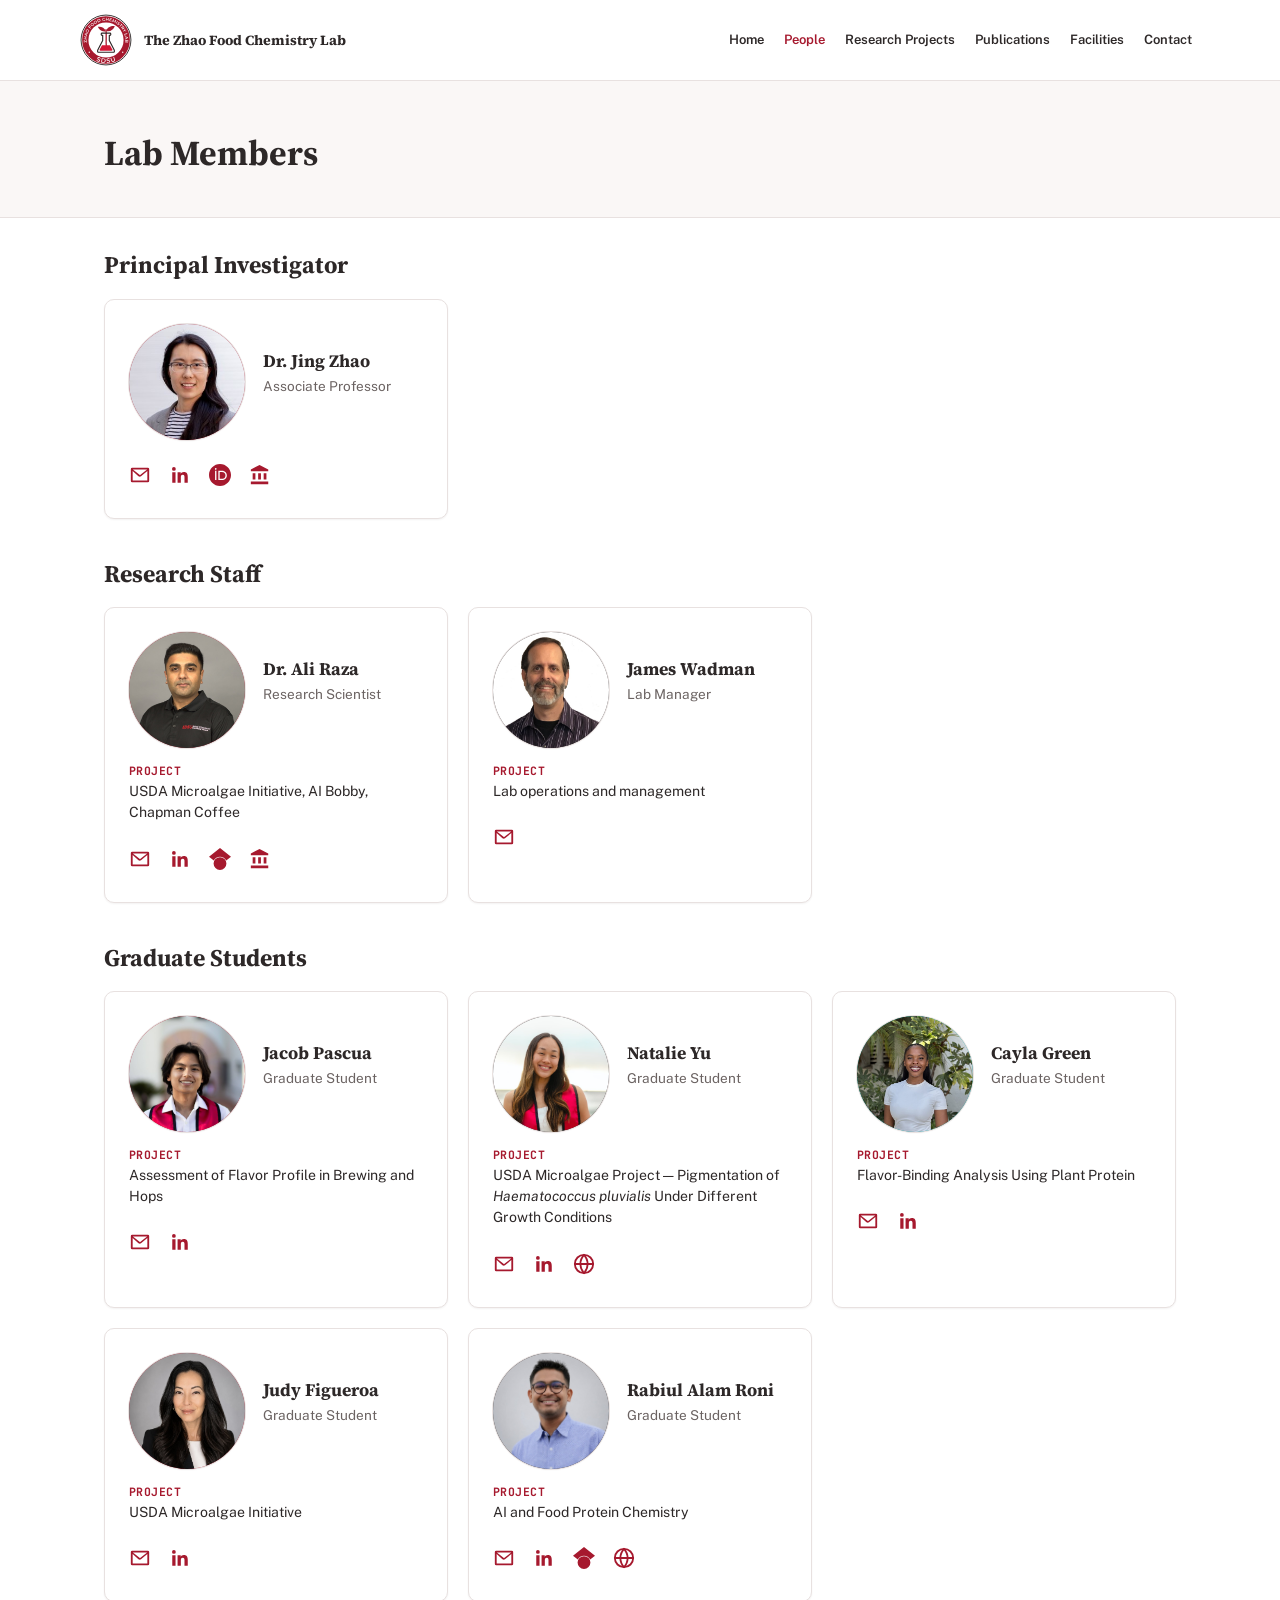
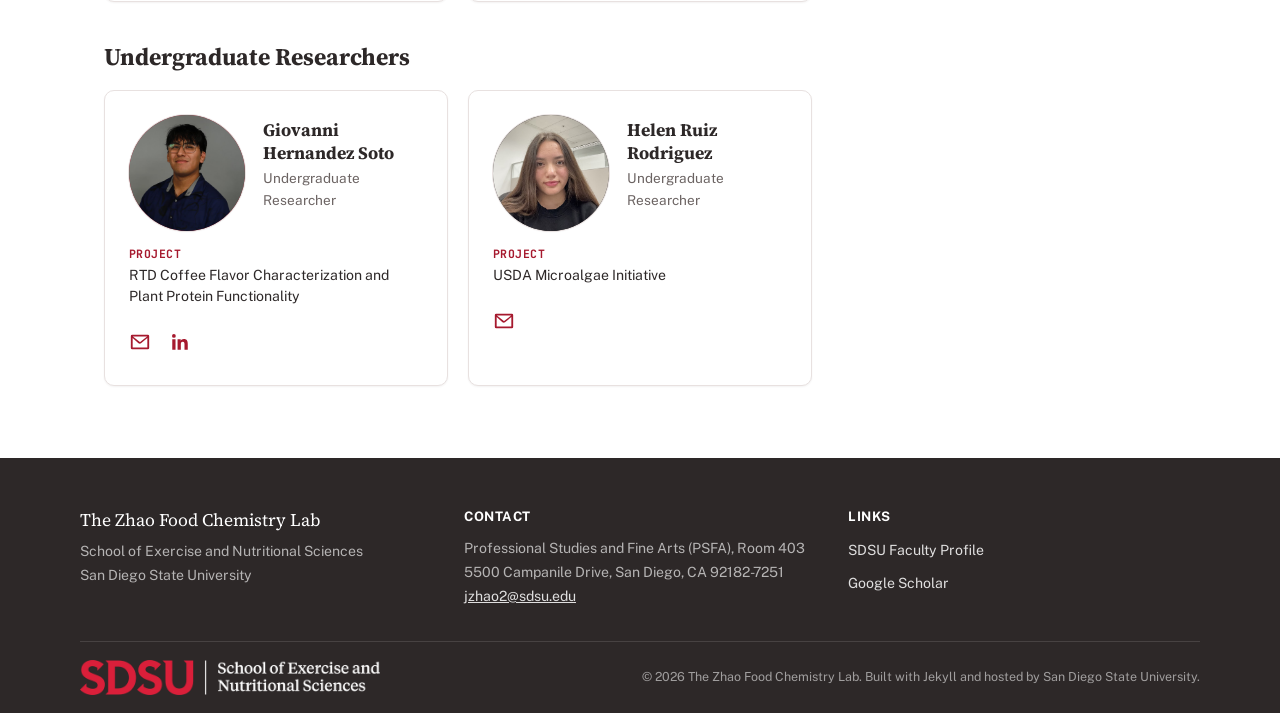
<file: people/index.html>
<!DOCTYPE html>
<html lang="en">
<head>
  <meta charset="UTF-8">
  <meta name="viewport" content="width=device-width, initial-scale=1.0">
  <title>Lab Members | The Zhao Food Chemistry Lab</title>
  <meta name="description" content="The Zhao Food Chemistry Lab at San Diego State University studies the functionality and flavor of food proteins, including alternative and plant-based proteins, to support the next generation of sustainable food ingredients.">

  <link rel="preconnect" href="https://fonts.googleapis.com">
  <link rel="preconnect" href="https://fonts.gstatic.com" crossorigin>
  <link href="https://fonts.googleapis.com/css2?family=Source+Serif+4:opsz,wght@8..60,400;8..60,600;8..60,700&family=Public+Sans:wght@400;500;600;700&family=JetBrains+Mono:wght@500&display=swap" rel="stylesheet">

  <link rel="stylesheet" href="/assets/css/main.css">
  <!-- Favicon uses the lab's small-size icon mark (the seal's flask and plant),
       which the logo package specifies for sizes below 120 px. -->
  <link rel="icon" type="image/svg+xml" href="/assets/images/branding/zhao-food-chemistry-lab-icon.svg">

  <!-- Begin Jekyll SEO tag v2.8.0 -->
<title>Lab Members | The Zhao Food Chemistry Lab</title>
<meta name="generator" content="Jekyll v3.10.0" />
<meta property="og:title" content="Lab Members" />
<meta property="og:locale" content="en_US" />
<meta name="description" content="The Zhao Food Chemistry Lab at San Diego State University studies the functionality and flavor of food proteins, including alternative and plant-based proteins, to support the next generation of sustainable food ingredients." />
<meta property="og:description" content="The Zhao Food Chemistry Lab at San Diego State University studies the functionality and flavor of food proteins, including alternative and plant-based proteins, to support the next generation of sustainable food ingredients." />
<link rel="canonical" href="https://jzhao.sdsu.edu/people/" />
<meta property="og:url" content="https://jzhao.sdsu.edu/people/" />
<meta property="og:site_name" content="The Zhao Food Chemistry Lab" />
<meta property="og:type" content="website" />
<meta name="twitter:card" content="summary" />
<meta property="twitter:title" content="Lab Members" />
<script type="application/ld+json">
{"@context":"https://schema.org","@type":"WebPage","description":"The Zhao Food Chemistry Lab at San Diego State University studies the functionality and flavor of food proteins, including alternative and plant-based proteins, to support the next generation of sustainable food ingredients.","headline":"Lab Members","url":"https://jzhao.sdsu.edu/people/"}</script>
<!-- End Jekyll SEO tag -->

</head>
<body>
  <a class="skip-link" href="#main-content">Skip to content</a>
  <header class="site-header">
  <div class="container site-header__row">
    <a class="site-header__brand" href="/">
      <img class="site-header__mark"
           src="/assets/images/branding/zhao-food-chemistry-lab-seal.svg"
           alt="Zhao Food Chemistry Lab, SDSU" width="1024" height="1024">
      <span class="site-header__name-main">The Zhao Food Chemistry Lab</span>
    </a>

    <button class="nav-toggle" id="nav-toggle" aria-expanded="false" aria-controls="primary-nav">
      <span class="nav-toggle__bar"></span>
      <span class="nav-toggle__bar"></span>
      <span class="nav-toggle__bar"></span>
      <span class="sr-only">Menu</span>
    </button>

    <nav class="site-nav" id="primary-nav">
      <ul class="site-nav__list">
        
          
            <li class="site-nav__item">
              <a href="/" class="site-nav__link">
                Home
              </a>
            </li>
          
        
          
            <li class="site-nav__item">
              <a href="/people/" class="site-nav__link is-active">
                People
              </a>
            </li>
          
        
          
            <li class="site-nav__item">
              <a href="/research-projects/" class="site-nav__link">
                Research Projects
              </a>
            </li>
          
        
          
            <li class="site-nav__item">
              <a href="/publications/" class="site-nav__link">
                Publications
              </a>
            </li>
          
        
          
            <li class="site-nav__item">
              <a href="/facilities/" class="site-nav__link">
                Facilities
              </a>
            </li>
          
        
          
            <li class="site-nav__item">
              <a href="/contact/" class="site-nav__link">
                Contact
              </a>
            </li>
          
        
      </ul>
    </nav>
  </div>
</header>

  <main id="main-content">
    <section class="page-header">
  <div class="container">
    <h1 class="page-header__title">Lab Members</h1>
    
  </div>
</section>

<div class="container page-content">
  
<h2 class="section-subhead" id="principal-investigator">Principal Investigator</h2>
<div class="grid grid--3">
    







<article class="member-card">
  <div class="member-card__header">
    <div class="member-card__avatar avatar--0">
      
        <img src="/assets/images/people/jing-zhao.jpg" alt="Photo of Dr. Jing Zhao" style="object-position: center 20%;" />
      
    </div>
    <div class="member-card__heading">
      <h3 class="member-card__name">Dr. Jing Zhao</h3>
      <p class="member-card__role">Associate Professor</p>
    </div>
  </div>
  <div class="member-card__body">
    
    
    
    
      <div class="member-card__icons">
        
          <a href="mailto:jzhao2@sdsu.edu" aria-label="Email Dr. Jing Zhao" title="Email: jzhao2@sdsu.edu"><svg viewBox="0 0 24 24" class="contact-icon" aria-hidden="true" focusable="false"><path fill="currentColor" d="M2 5.5A1.5 1.5 0 0 1 3.5 4h17A1.5 1.5 0 0 1 22 5.5v13a1.5 1.5 0 0 1-1.5 1.5h-17A1.5 1.5 0 0 1 2 18.5v-13zm2.2.5 7.3 5.84a.8.8 0 0 0 1 0L19.8 6H4.2zM20 7.74l-6.9 5.52a2.3 2.3 0 0 1-2.8 0L4 7.74V18h16V7.74z" /></svg></a>
        
        
          <a href="https://www.linkedin.com/in/jing-zhao-68156a47/" aria-label="LinkedIn profile for Dr. Jing Zhao" title="LinkedIn" target="_blank" rel="noopener noreferrer"><svg viewBox="0 0 24 24" class="contact-icon" aria-hidden="true" focusable="false"><path fill="currentColor" d="M20.45 20.45h-3.55v-5.57c0-1.33-.02-3.03-1.85-3.03-1.85 0-2.14 1.45-2.14 2.94v5.66H9.36V9h3.41v1.56h.05c.48-.9 1.64-1.85 3.37-1.85 3.6 0 4.27 2.37 4.27 5.45v6.29zM5.34 7.43a2.06 2.06 0 1 1 0-4.12 2.06 2.06 0 0 1 0 4.12zM7.12 20.45H3.56V9h3.56v11.45z" /></svg></a>
        
        
        
        
        
          <a href="https://orcid.org/0000-0001-8837-0425" aria-label="ORCID record for Dr. Jing Zhao" title="ORCID" target="_blank" rel="noopener noreferrer"><svg viewBox="0 0 24 24" class="contact-icon" aria-hidden="true" focusable="false"><path fill="currentColor" d="M12 0C5.372 0 0 5.372 0 12s5.372 12 12 12 12-5.372 12-12S18.628 0 12 0zM7.369 4.378c.525 0 .947.431.947.947 0 .525-.422.947-.947.947a.95.95 0 0 1-.946-.947c0-.516.421-.947.946-.947zm-.722 3.038h1.444v10.041H6.647V7.416zm3.562 0h3.9c3.712 0 5.344 2.653 5.344 5.025 0 2.578-2.016 5.025-5.325 5.025h-3.919V7.416zm1.444 1.303v7.444h2.297c3.272 0 4.022-2.484 4.022-3.722 0-2.016-1.284-3.722-4.097-3.722h-2.222z" /></svg></a>
        
        
        
          <a href="https://ens.sdsu.edu/people/faculty/zhao-jing" aria-label="Dr. Jing Zhao faculty profile" title="Faculty profile" target="_blank" rel="noopener noreferrer"><svg viewBox="0 0 24 24" class="contact-icon" aria-hidden="true" focusable="false"><path fill="currentColor" d="M4 10v7h3v-7H4zm6 0v7h3v-7h-3zM2 22h19v-3H2v3zm14-12v7h3v-7h-3zm-4.5-9L2 6v2h19V6l-9.5-5z" /></svg></a>
        
        
      </div>
    
    
    
  </div>
</article>

  </div>

<h2 class="section-subhead" id="research-staff">Research Staff</h2>
<div class="grid grid--3">
    







<article class="member-card">
  <div class="member-card__header">
    <div class="member-card__avatar avatar--0">
      
        <img src="/assets/images/people/ali-raza.jpg" alt="Photo of Dr. Ali Raza" />
      
    </div>
    <div class="member-card__heading">
      <h3 class="member-card__name">Dr. Ali Raza</h3>
      <p class="member-card__role">Research Scientist</p>
    </div>
  </div>
  <div class="member-card__body">
    
      <p class="member-card__project"><span class="eyebrow eyebrow--inline">Project</span> USDA Microalgae Initiative, AI Bobby, Chapman Coffee</p>
    
    
    
    
      <div class="member-card__icons">
        
          <a href="mailto:araza@sdsu.edu" aria-label="Email Dr. Ali Raza" title="Email: araza@sdsu.edu"><svg viewBox="0 0 24 24" class="contact-icon" aria-hidden="true" focusable="false"><path fill="currentColor" d="M2 5.5A1.5 1.5 0 0 1 3.5 4h17A1.5 1.5 0 0 1 22 5.5v13a1.5 1.5 0 0 1-1.5 1.5h-17A1.5 1.5 0 0 1 2 18.5v-13zm2.2.5 7.3 5.84a.8.8 0 0 0 1 0L19.8 6H4.2zM20 7.74l-6.9 5.52a2.3 2.3 0 0 1-2.8 0L4 7.74V18h16V7.74z" /></svg></a>
        
        
          <a href="https://www.linkedin.com/in/alirazaphd1776601a3/" aria-label="LinkedIn profile for Dr. Ali Raza" title="LinkedIn" target="_blank" rel="noopener noreferrer"><svg viewBox="0 0 24 24" class="contact-icon" aria-hidden="true" focusable="false"><path fill="currentColor" d="M20.45 20.45h-3.55v-5.57c0-1.33-.02-3.03-1.85-3.03-1.85 0-2.14 1.45-2.14 2.94v5.66H9.36V9h3.41v1.56h.05c.48-.9 1.64-1.85 3.37-1.85 3.6 0 4.27 2.37 4.27 5.45v6.29zM5.34 7.43a2.06 2.06 0 1 1 0-4.12 2.06 2.06 0 0 1 0 4.12zM7.12 20.45H3.56V9h3.56v11.45z" /></svg></a>
        
        
          <a href="https://scholar.google.com/citations?hl=en&amp;user=-euuthUAAAAJ&amp;view_op=list_works&amp;sortby=pubdate&amp;inst=16216793859770411567" aria-label="Google Scholar profile for Dr. Ali Raza" title="Google Scholar" target="_blank" rel="noopener noreferrer"><svg viewBox="0 0 24 24" class="contact-icon" aria-hidden="true" focusable="false"><path fill="currentColor" d="M5.242 13.769 0 9.5 12 0l12 9.5-5.242 4.269C17.548 11.249 14.978 9.5 12 9.5c-2.977 0-5.548 1.749-6.758 4.269zM12 10a7 7 0 1 0 0 14 7 7 0 0 0 0-14z" /></svg></a>
        
        
        
        
        
        
        
          <a href="https://ens.sdsu.edu/people/raza-ali" aria-label="SDSU profile for Dr. Ali Raza" title="SDSU profile" target="_blank" rel="noopener noreferrer"><svg viewBox="0 0 24 24" class="contact-icon" aria-hidden="true" focusable="false"><path fill="currentColor" d="M4 10v7h3v-7H4zm6 0v7h3v-7h-3zM2 22h19v-3H2v3zm14-12v7h3v-7h-3zm-4.5-9L2 6v2h19V6l-9.5-5z" /></svg></a>
        
      </div>
    
    
    
  </div>
</article>








<article class="member-card">
  <div class="member-card__header">
    <div class="member-card__avatar avatar--1">
      
        <img src="/assets/images/people/james-wadman.jpg" alt="Photo of James Wadman" />
      
    </div>
    <div class="member-card__heading">
      <h3 class="member-card__name">James Wadman</h3>
      <p class="member-card__role">Lab Manager</p>
    </div>
  </div>
  <div class="member-card__body">
    
      <p class="member-card__project"><span class="eyebrow eyebrow--inline">Project</span> Lab operations and management</p>
    
    
    
    
      <div class="member-card__icons">
        
          <a href="mailto:jwadman7311@sdsu.edu" aria-label="Email James Wadman" title="Email: jwadman7311@sdsu.edu"><svg viewBox="0 0 24 24" class="contact-icon" aria-hidden="true" focusable="false"><path fill="currentColor" d="M2 5.5A1.5 1.5 0 0 1 3.5 4h17A1.5 1.5 0 0 1 22 5.5v13a1.5 1.5 0 0 1-1.5 1.5h-17A1.5 1.5 0 0 1 2 18.5v-13zm2.2.5 7.3 5.84a.8.8 0 0 0 1 0L19.8 6H4.2zM20 7.74l-6.9 5.52a2.3 2.3 0 0 1-2.8 0L4 7.74V18h16V7.74z" /></svg></a>
        
        
        
        
        
        
        
        
        
      </div>
    
    
    
  </div>
</article>

  </div>

<h2 class="section-subhead" id="graduate-students">Graduate Students</h2>
<div class="grid grid--3">
    







<article class="member-card">
  <div class="member-card__header">
    <div class="member-card__avatar avatar--0">
      
        <img src="/assets/images/people/jacob-pascua.jpg" alt="Photo of Jacob Pascua" style="object-position: center 28%;" />
      
    </div>
    <div class="member-card__heading">
      <h3 class="member-card__name">Jacob Pascua</h3>
      <p class="member-card__role">Graduate Student</p>
    </div>
  </div>
  <div class="member-card__body">
    
      <p class="member-card__project"><span class="eyebrow eyebrow--inline">Project</span> Assessment of Flavor Profile in Brewing and Hops</p>
    
    
    
    
      <div class="member-card__icons">
        
          <a href="mailto:jpascua6989@sdsu.edu" aria-label="Email Jacob Pascua" title="Email: jpascua6989@sdsu.edu"><svg viewBox="0 0 24 24" class="contact-icon" aria-hidden="true" focusable="false"><path fill="currentColor" d="M2 5.5A1.5 1.5 0 0 1 3.5 4h17A1.5 1.5 0 0 1 22 5.5v13a1.5 1.5 0 0 1-1.5 1.5h-17A1.5 1.5 0 0 1 2 18.5v-13zm2.2.5 7.3 5.84a.8.8 0 0 0 1 0L19.8 6H4.2zM20 7.74l-6.9 5.52a2.3 2.3 0 0 1-2.8 0L4 7.74V18h16V7.74z" /></svg></a>
        
        
          <a href="https://www.linkedin.com/in/jacob-pascua-3573b12a0" aria-label="LinkedIn profile for Jacob Pascua" title="LinkedIn" target="_blank" rel="noopener noreferrer"><svg viewBox="0 0 24 24" class="contact-icon" aria-hidden="true" focusable="false"><path fill="currentColor" d="M20.45 20.45h-3.55v-5.57c0-1.33-.02-3.03-1.85-3.03-1.85 0-2.14 1.45-2.14 2.94v5.66H9.36V9h3.41v1.56h.05c.48-.9 1.64-1.85 3.37-1.85 3.6 0 4.27 2.37 4.27 5.45v6.29zM5.34 7.43a2.06 2.06 0 1 1 0-4.12 2.06 2.06 0 0 1 0 4.12zM7.12 20.45H3.56V9h3.56v11.45z" /></svg></a>
        
        
        
        
        
        
        
        
      </div>
    
    
    
  </div>
</article>








<article class="member-card">
  <div class="member-card__header">
    <div class="member-card__avatar avatar--1">
      
        <img src="/assets/images/people/natalie-yu.jpg" alt="Photo of Natalie Yu" style="object-position: center 10%;" />
      
    </div>
    <div class="member-card__heading">
      <h3 class="member-card__name">Natalie Yu</h3>
      <p class="member-card__role">Graduate Student</p>
    </div>
  </div>
  <div class="member-card__body">
    
      <p class="member-card__project"><span class="eyebrow eyebrow--inline">Project</span> USDA Microalgae Project — Pigmentation of <em>Haematococcus pluvialis</em> Under Different Growth Conditions</p>
    
    
    
    
      <div class="member-card__icons">
        
          <a href="mailto:nyu0207@sdsu.edu" aria-label="Email Natalie Yu" title="Email: nyu0207@sdsu.edu"><svg viewBox="0 0 24 24" class="contact-icon" aria-hidden="true" focusable="false"><path fill="currentColor" d="M2 5.5A1.5 1.5 0 0 1 3.5 4h17A1.5 1.5 0 0 1 22 5.5v13a1.5 1.5 0 0 1-1.5 1.5h-17A1.5 1.5 0 0 1 2 18.5v-13zm2.2.5 7.3 5.84a.8.8 0 0 0 1 0L19.8 6H4.2zM20 7.74l-6.9 5.52a2.3 2.3 0 0 1-2.8 0L4 7.74V18h16V7.74z" /></svg></a>
        
        
          <a href="https://www.linkedin.com/in/nnatalieyu" aria-label="LinkedIn profile for Natalie Yu" title="LinkedIn" target="_blank" rel="noopener noreferrer"><svg viewBox="0 0 24 24" class="contact-icon" aria-hidden="true" focusable="false"><path fill="currentColor" d="M20.45 20.45h-3.55v-5.57c0-1.33-.02-3.03-1.85-3.03-1.85 0-2.14 1.45-2.14 2.94v5.66H9.36V9h3.41v1.56h.05c.48-.9 1.64-1.85 3.37-1.85 3.6 0 4.27 2.37 4.27 5.45v6.29zM5.34 7.43a2.06 2.06 0 1 1 0-4.12 2.06 2.06 0 0 1 0 4.12zM7.12 20.45H3.56V9h3.56v11.45z" /></svg></a>
        
        
        
        
        
        
          <a href="https://nnatalieyu21.wixsite.com/nnatalieyu" aria-label="Personal website of Natalie Yu" title="Personal website" target="_blank" rel="noopener noreferrer"><svg viewBox="0 0 24 24" class="contact-icon" aria-hidden="true" focusable="false" fill="none" stroke="currentColor" stroke-width="2" stroke-linecap="round" stroke-linejoin="round"><circle cx="12" cy="12" r="10" /><path d="M2 12h20" /><path d="M12 2a15.3 15.3 0 0 1 4 10 15.3 15.3 0 0 1-4 10 15.3 15.3 0 0 1-4-10 15.3 15.3 0 0 1 4-10z" /></svg></a>
        
        
        
      </div>
    
    
    
  </div>
</article>








<article class="member-card">
  <div class="member-card__header">
    <div class="member-card__avatar avatar--2">
      
        <img src="/assets/images/people/cayla-green.jpg" alt="Photo of Cayla Green" style="object-position: center 22%;" />
      
    </div>
    <div class="member-card__heading">
      <h3 class="member-card__name">Cayla Green</h3>
      <p class="member-card__role">Graduate Student</p>
    </div>
  </div>
  <div class="member-card__body">
    
      <p class="member-card__project"><span class="eyebrow eyebrow--inline">Project</span> Flavor-Binding Analysis Using Plant Protein</p>
    
    
    
    
      <div class="member-card__icons">
        
          <a href="mailto:cgreen1266@sdsu.edu" aria-label="Email Cayla Green" title="Email: cgreen1266@sdsu.edu"><svg viewBox="0 0 24 24" class="contact-icon" aria-hidden="true" focusable="false"><path fill="currentColor" d="M2 5.5A1.5 1.5 0 0 1 3.5 4h17A1.5 1.5 0 0 1 22 5.5v13a1.5 1.5 0 0 1-1.5 1.5h-17A1.5 1.5 0 0 1 2 18.5v-13zm2.2.5 7.3 5.84a.8.8 0 0 0 1 0L19.8 6H4.2zM20 7.74l-6.9 5.52a2.3 2.3 0 0 1-2.8 0L4 7.74V18h16V7.74z" /></svg></a>
        
        
          <a href="https://www.linkedin.com/in/cayla-green-2a8062244/" aria-label="LinkedIn profile for Cayla Green" title="LinkedIn" target="_blank" rel="noopener noreferrer"><svg viewBox="0 0 24 24" class="contact-icon" aria-hidden="true" focusable="false"><path fill="currentColor" d="M20.45 20.45h-3.55v-5.57c0-1.33-.02-3.03-1.85-3.03-1.85 0-2.14 1.45-2.14 2.94v5.66H9.36V9h3.41v1.56h.05c.48-.9 1.64-1.85 3.37-1.85 3.6 0 4.27 2.37 4.27 5.45v6.29zM5.34 7.43a2.06 2.06 0 1 1 0-4.12 2.06 2.06 0 0 1 0 4.12zM7.12 20.45H3.56V9h3.56v11.45z" /></svg></a>
        
        
        
        
        
        
        
        
      </div>
    
    
    
  </div>
</article>








<article class="member-card">
  <div class="member-card__header">
    <div class="member-card__avatar avatar--0">
      
        <img src="/assets/images/people/judy-figueroa.jpg" alt="Photo of Judy Figueroa" style="object-position: center 15%;" />
      
    </div>
    <div class="member-card__heading">
      <h3 class="member-card__name">Judy Figueroa</h3>
      <p class="member-card__role">Graduate Student</p>
    </div>
  </div>
  <div class="member-card__body">
    
      <p class="member-card__project"><span class="eyebrow eyebrow--inline">Project</span> USDA Microalgae Initiative</p>
    
    
    
    
      <div class="member-card__icons">
        
          <a href="mailto:jfigueroa2282@sdsu.edu" aria-label="Email Judy Figueroa" title="Email: jfigueroa2282@sdsu.edu"><svg viewBox="0 0 24 24" class="contact-icon" aria-hidden="true" focusable="false"><path fill="currentColor" d="M2 5.5A1.5 1.5 0 0 1 3.5 4h17A1.5 1.5 0 0 1 22 5.5v13a1.5 1.5 0 0 1-1.5 1.5h-17A1.5 1.5 0 0 1 2 18.5v-13zm2.2.5 7.3 5.84a.8.8 0 0 0 1 0L19.8 6H4.2zM20 7.74l-6.9 5.52a2.3 2.3 0 0 1-2.8 0L4 7.74V18h16V7.74z" /></svg></a>
        
        
          <a href="https://www.linkedin.com/in/judy-figueroa-949a3b394" aria-label="LinkedIn profile for Judy Figueroa" title="LinkedIn" target="_blank" rel="noopener noreferrer"><svg viewBox="0 0 24 24" class="contact-icon" aria-hidden="true" focusable="false"><path fill="currentColor" d="M20.45 20.45h-3.55v-5.57c0-1.33-.02-3.03-1.85-3.03-1.85 0-2.14 1.45-2.14 2.94v5.66H9.36V9h3.41v1.56h.05c.48-.9 1.64-1.85 3.37-1.85 3.6 0 4.27 2.37 4.27 5.45v6.29zM5.34 7.43a2.06 2.06 0 1 1 0-4.12 2.06 2.06 0 0 1 0 4.12zM7.12 20.45H3.56V9h3.56v11.45z" /></svg></a>
        
        
        
        
        
        
        
        
      </div>
    
    
    
  </div>
</article>








<article class="member-card">
  <div class="member-card__header">
    <div class="member-card__avatar avatar--1">
      
        <img src="/assets/images/people/rabiul-alam-roni.jpg" alt="Photo of Rabiul Alam Roni" />
      
    </div>
    <div class="member-card__heading">
      <h3 class="member-card__name">Rabiul Alam Roni</h3>
      <p class="member-card__role">Graduate Student</p>
    </div>
  </div>
  <div class="member-card__body">
    
      <p class="member-card__project"><span class="eyebrow eyebrow--inline">Project</span> AI and Food Protein Chemistry</p>
    
    
    
    
      <div class="member-card__icons">
        
          <a href="mailto:rroni0528@sdsu.edu" aria-label="Email Rabiul Alam Roni" title="Email: rroni0528@sdsu.edu"><svg viewBox="0 0 24 24" class="contact-icon" aria-hidden="true" focusable="false"><path fill="currentColor" d="M2 5.5A1.5 1.5 0 0 1 3.5 4h17A1.5 1.5 0 0 1 22 5.5v13a1.5 1.5 0 0 1-1.5 1.5h-17A1.5 1.5 0 0 1 2 18.5v-13zm2.2.5 7.3 5.84a.8.8 0 0 0 1 0L19.8 6H4.2zM20 7.74l-6.9 5.52a2.3 2.3 0 0 1-2.8 0L4 7.74V18h16V7.74z" /></svg></a>
        
        
          <a href="https://www.linkedin.com/in/rabiul-alam-roni/" aria-label="LinkedIn profile for Rabiul Alam Roni" title="LinkedIn" target="_blank" rel="noopener noreferrer"><svg viewBox="0 0 24 24" class="contact-icon" aria-hidden="true" focusable="false"><path fill="currentColor" d="M20.45 20.45h-3.55v-5.57c0-1.33-.02-3.03-1.85-3.03-1.85 0-2.14 1.45-2.14 2.94v5.66H9.36V9h3.41v1.56h.05c.48-.9 1.64-1.85 3.37-1.85 3.6 0 4.27 2.37 4.27 5.45v6.29zM5.34 7.43a2.06 2.06 0 1 1 0-4.12 2.06 2.06 0 0 1 0 4.12zM7.12 20.45H3.56V9h3.56v11.45z" /></svg></a>
        
        
          <a href="https://scholar.google.com/citations?hl=en&amp;user=OtjqyocAAAAJ&amp;inst=16216793859770411567" aria-label="Google Scholar profile for Rabiul Alam Roni" title="Google Scholar" target="_blank" rel="noopener noreferrer"><svg viewBox="0 0 24 24" class="contact-icon" aria-hidden="true" focusable="false"><path fill="currentColor" d="M5.242 13.769 0 9.5 12 0l12 9.5-5.242 4.269C17.548 11.249 14.978 9.5 12 9.5c-2.977 0-5.548 1.749-6.758 4.269zM12 10a7 7 0 1 0 0 14 7 7 0 0 0 0-14z" /></svg></a>
        
        
          <a href="https://www.rabiulalamroni.com/" aria-label="Portfolio website of Rabiul Alam Roni" title="Portfolio website" target="_blank" rel="noopener noreferrer"><svg viewBox="0 0 24 24" class="contact-icon" aria-hidden="true" focusable="false" fill="none" stroke="currentColor" stroke-width="2" stroke-linecap="round" stroke-linejoin="round"><circle cx="12" cy="12" r="10" /><path d="M2 12h20" /><path d="M12 2a15.3 15.3 0 0 1 4 10 15.3 15.3 0 0 1-4 10 15.3 15.3 0 0 1-4-10 15.3 15.3 0 0 1 4-10z" /></svg></a>
        
        
        
        
        
        
      </div>
    
    
    
  </div>
</article>

  </div>

<h2 class="section-subhead" id="undergraduate-researchers">Undergraduate Researchers</h2>
<div class="grid grid--3">
    







<article class="member-card">
  <div class="member-card__header">
    <div class="member-card__avatar avatar--0">
      
        <img src="/assets/images/people/giovanni-hernandez-soto.jpg" alt="Photo of Giovanni Hernandez Soto" />
      
    </div>
    <div class="member-card__heading">
      <h3 class="member-card__name">Giovanni Hernandez Soto</h3>
      <p class="member-card__role">Undergraduate Researcher</p>
    </div>
  </div>
  <div class="member-card__body">
    
      <p class="member-card__project"><span class="eyebrow eyebrow--inline">Project</span> RTD Coffee Flavor Characterization and Plant Protein Functionality</p>
    
    
    
    
      <div class="member-card__icons">
        
          <a href="mailto:ghernandezsoto1799@sdsu.edu" aria-label="Email Giovanni Hernandez Soto" title="Email: ghernandezsoto1799@sdsu.edu"><svg viewBox="0 0 24 24" class="contact-icon" aria-hidden="true" focusable="false"><path fill="currentColor" d="M2 5.5A1.5 1.5 0 0 1 3.5 4h17A1.5 1.5 0 0 1 22 5.5v13a1.5 1.5 0 0 1-1.5 1.5h-17A1.5 1.5 0 0 1 2 18.5v-13zm2.2.5 7.3 5.84a.8.8 0 0 0 1 0L19.8 6H4.2zM20 7.74l-6.9 5.52a2.3 2.3 0 0 1-2.8 0L4 7.74V18h16V7.74z" /></svg></a>
        
        
          <a href="https://www.linkedin.com/in/giovanni-hernandez-soto" aria-label="LinkedIn profile for Giovanni Hernandez Soto" title="LinkedIn" target="_blank" rel="noopener noreferrer"><svg viewBox="0 0 24 24" class="contact-icon" aria-hidden="true" focusable="false"><path fill="currentColor" d="M20.45 20.45h-3.55v-5.57c0-1.33-.02-3.03-1.85-3.03-1.85 0-2.14 1.45-2.14 2.94v5.66H9.36V9h3.41v1.56h.05c.48-.9 1.64-1.85 3.37-1.85 3.6 0 4.27 2.37 4.27 5.45v6.29zM5.34 7.43a2.06 2.06 0 1 1 0-4.12 2.06 2.06 0 0 1 0 4.12zM7.12 20.45H3.56V9h3.56v11.45z" /></svg></a>
        
        
        
        
        
        
        
        
      </div>
    
    
    
  </div>
</article>








<article class="member-card">
  <div class="member-card__header">
    <div class="member-card__avatar avatar--1">
      
        <img src="/assets/images/people/helen-ruiz-rodriguez.jpg" alt="Photo of Helen Ruiz Rodriguez" />
      
    </div>
    <div class="member-card__heading">
      <h3 class="member-card__name">Helen Ruiz Rodriguez</h3>
      <p class="member-card__role">Undergraduate Researcher</p>
    </div>
  </div>
  <div class="member-card__body">
    
      <p class="member-card__project"><span class="eyebrow eyebrow--inline">Project</span> USDA Microalgae Initiative</p>
    
    
    
    
      <div class="member-card__icons">
        
          <a href="mailto:hruizrodriguez8158@sdsu.edu" aria-label="Email Helen Ruiz Rodriguez" title="Email: hruizrodriguez8158@sdsu.edu"><svg viewBox="0 0 24 24" class="contact-icon" aria-hidden="true" focusable="false"><path fill="currentColor" d="M2 5.5A1.5 1.5 0 0 1 3.5 4h17A1.5 1.5 0 0 1 22 5.5v13a1.5 1.5 0 0 1-1.5 1.5h-17A1.5 1.5 0 0 1 2 18.5v-13zm2.2.5 7.3 5.84a.8.8 0 0 0 1 0L19.8 6H4.2zM20 7.74l-6.9 5.52a2.3 2.3 0 0 1-2.8 0L4 7.74V18h16V7.74z" /></svg></a>
        
        
        
        
        
        
        
        
        
      </div>
    
    
    
  </div>
</article>

  </div>


</div>

  </main>
  <footer class="site-footer">
  <div class="container site-footer__grid">
    <div>
      <p class="site-footer__title">The Zhao Food Chemistry Lab</p>
      <p class="site-footer__muted">School of Exercise and Nutritional Sciences<br>San Diego State University</p>
    </div>

    <div>
      <p class="site-footer__heading">Contact</p>
      <p class="site-footer__muted">
        Professional Studies and Fine Arts (PSFA), Room 403<br>
        5500 Campanile Drive, San Diego, CA 92182-7251<br>
        <a href="mailto:jzhao2@sdsu.edu">jzhao2@sdsu.edu</a>
      </p>
    </div>

    <div>
      <p class="site-footer__heading">Links</p>
      <ul class="site-footer__links">
        <li><a href="https://ens.sdsu.edu/people/faculty/zhao-jing">SDSU Faculty Profile</a></li>
        <li><a href="https://scholar.google.com/citations?hl=en&user=7flyslUAAAAJ">Google Scholar</a></li>
      </ul>
    </div>
  </div>

  <div class="container site-footer__bottom">
    <a class="site-footer__ens" href="https://ens.sdsu.edu/">
      <img src="/assets/images/branding/sdsu-ens-horizontal-reverse.png"
           alt="San Diego State University School of Exercise and Nutritional Sciences"
           width="700" height="82">
    </a>
    <p>&copy; 2026 The Zhao Food Chemistry Lab. Built with Jekyll and hosted by San Diego State University.</p>
  </div>
</footer>

  <script src="/assets/js/main.js"></script>
  <script src="/assets/js/group-photo-carousel.js" defer></script>
</body>
</html>
</file>
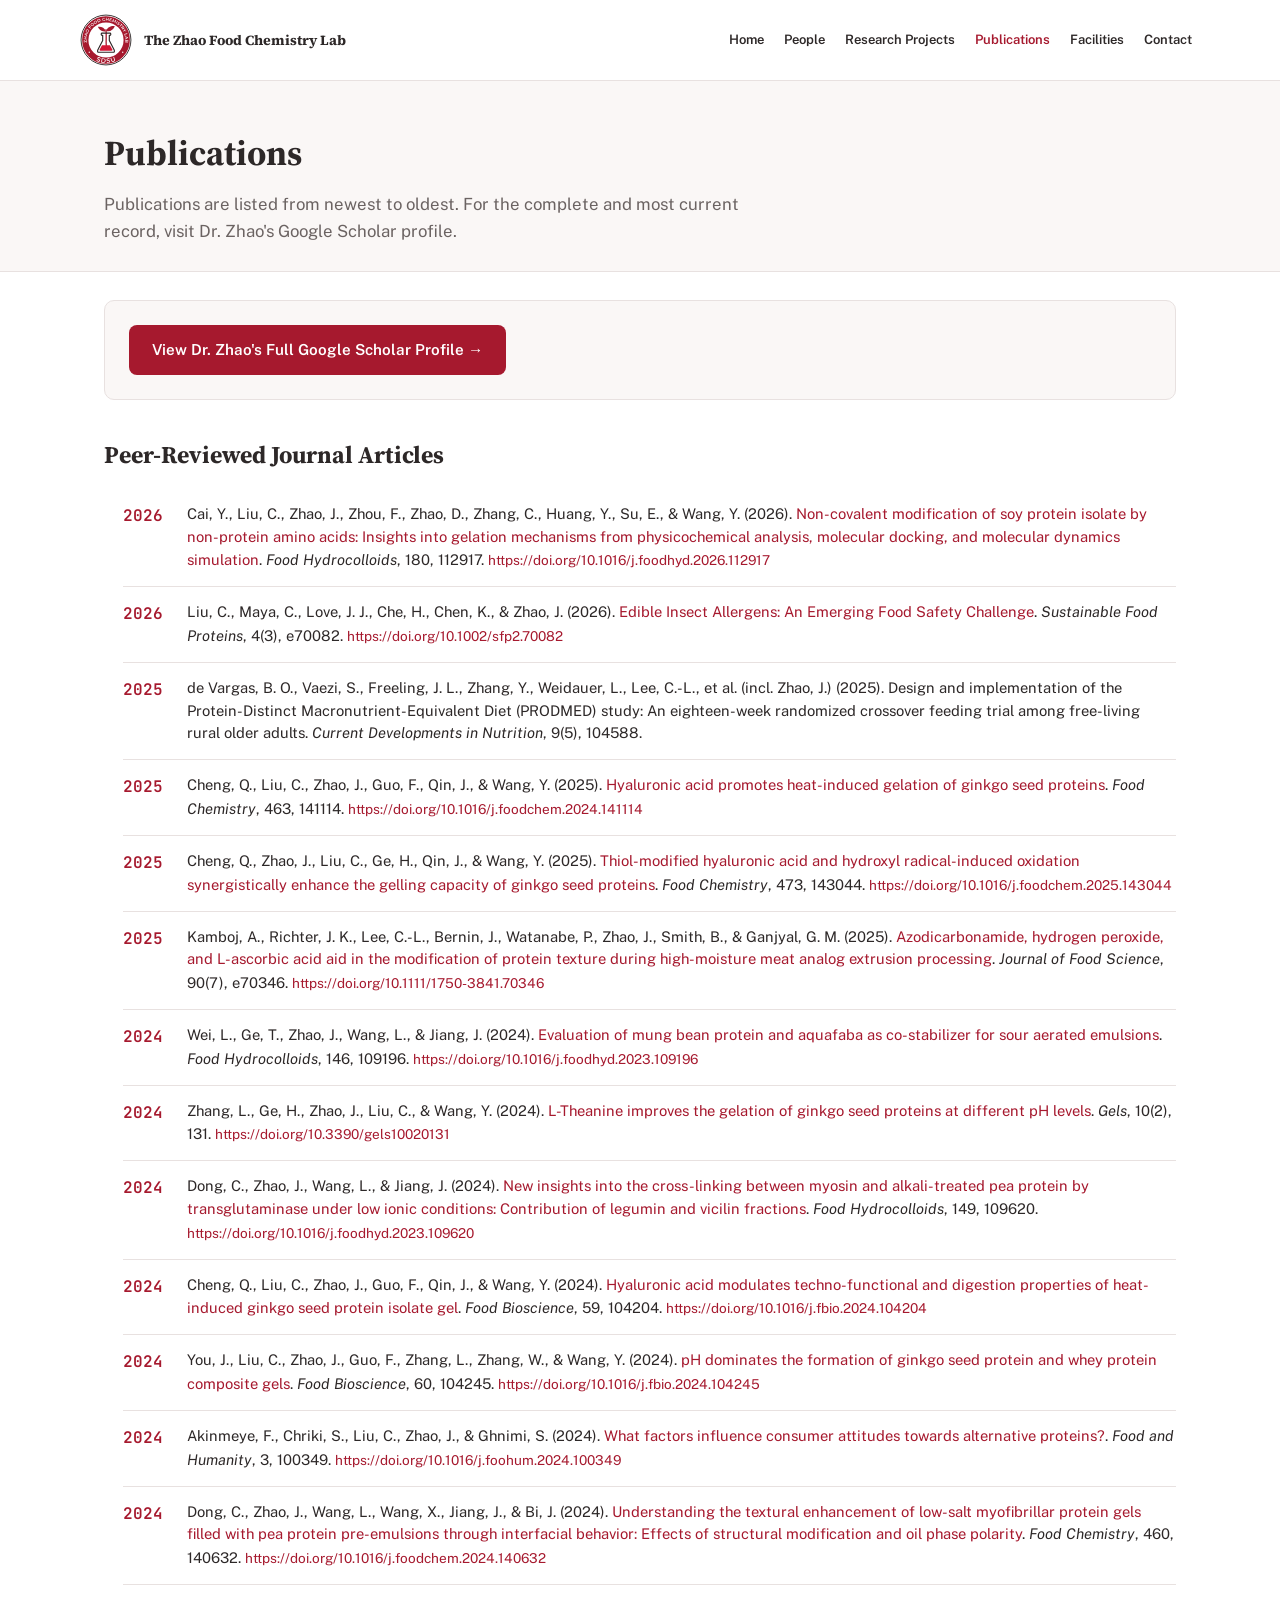
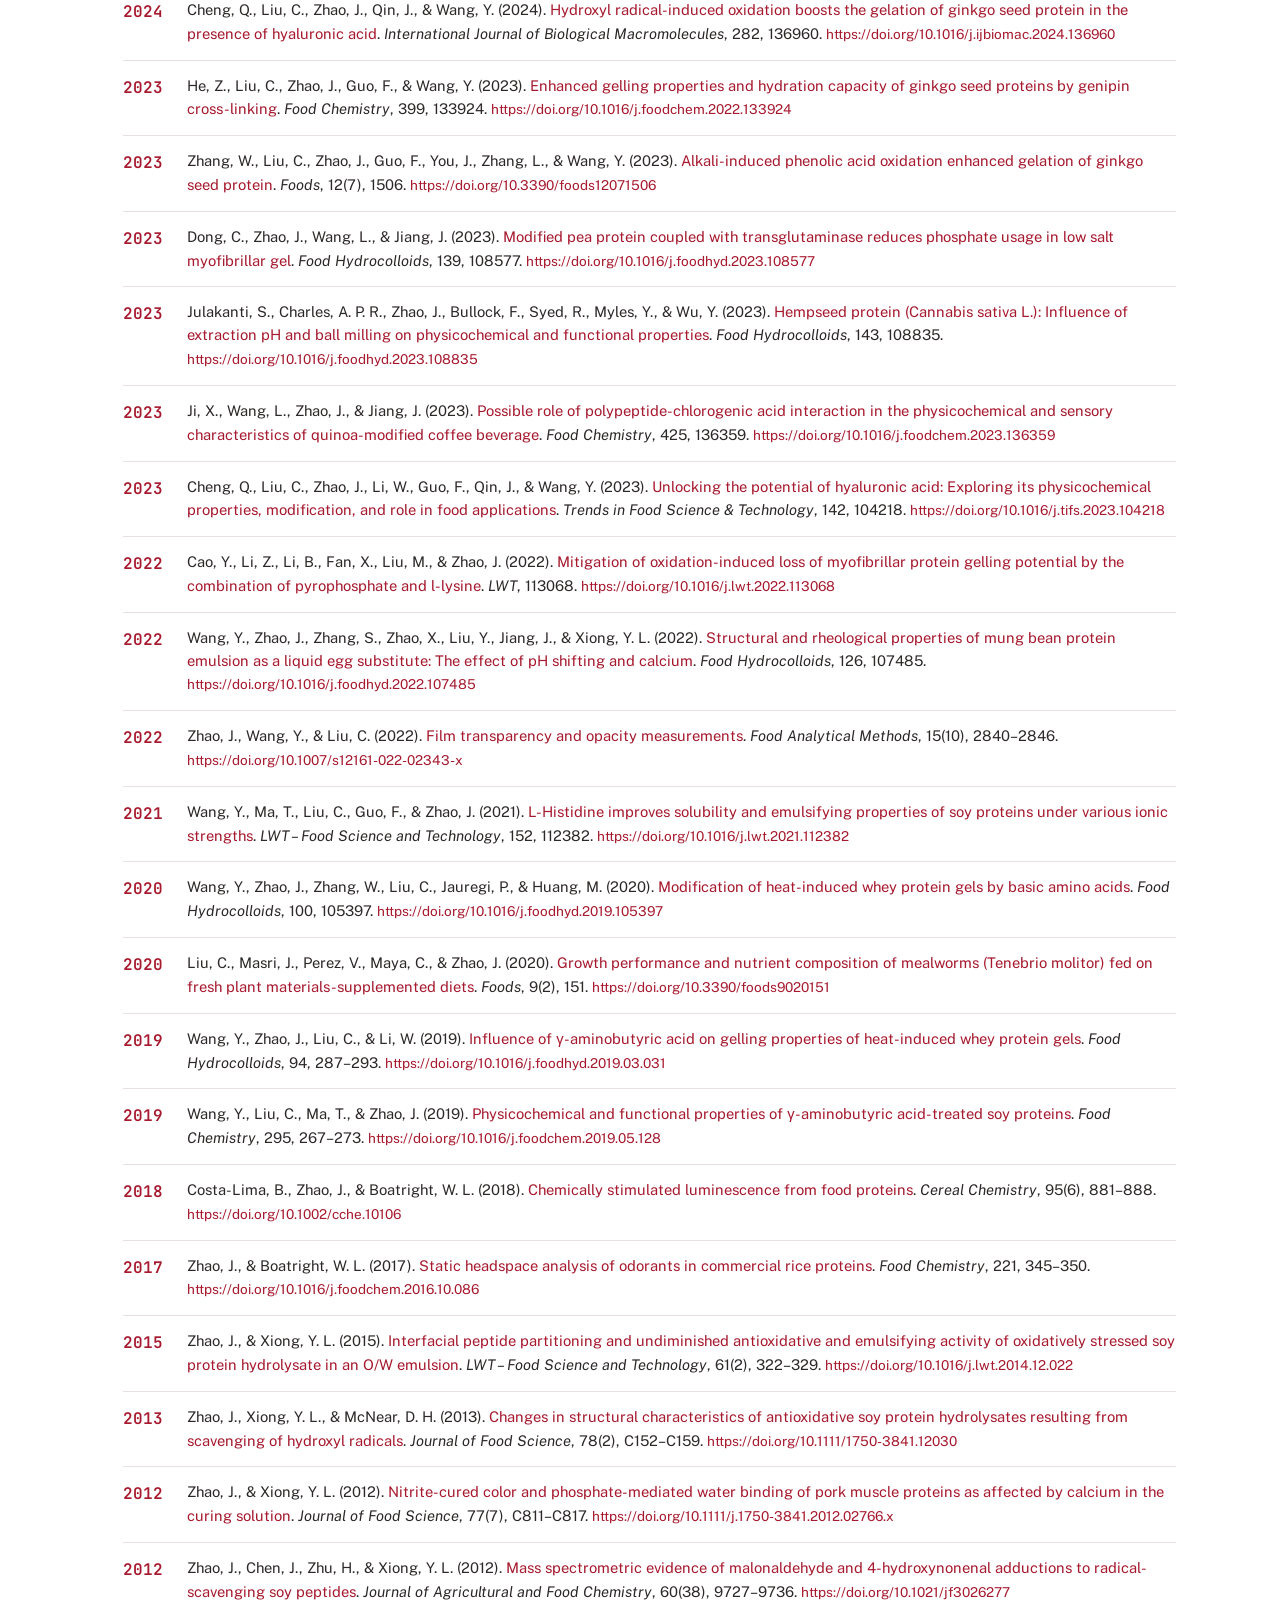
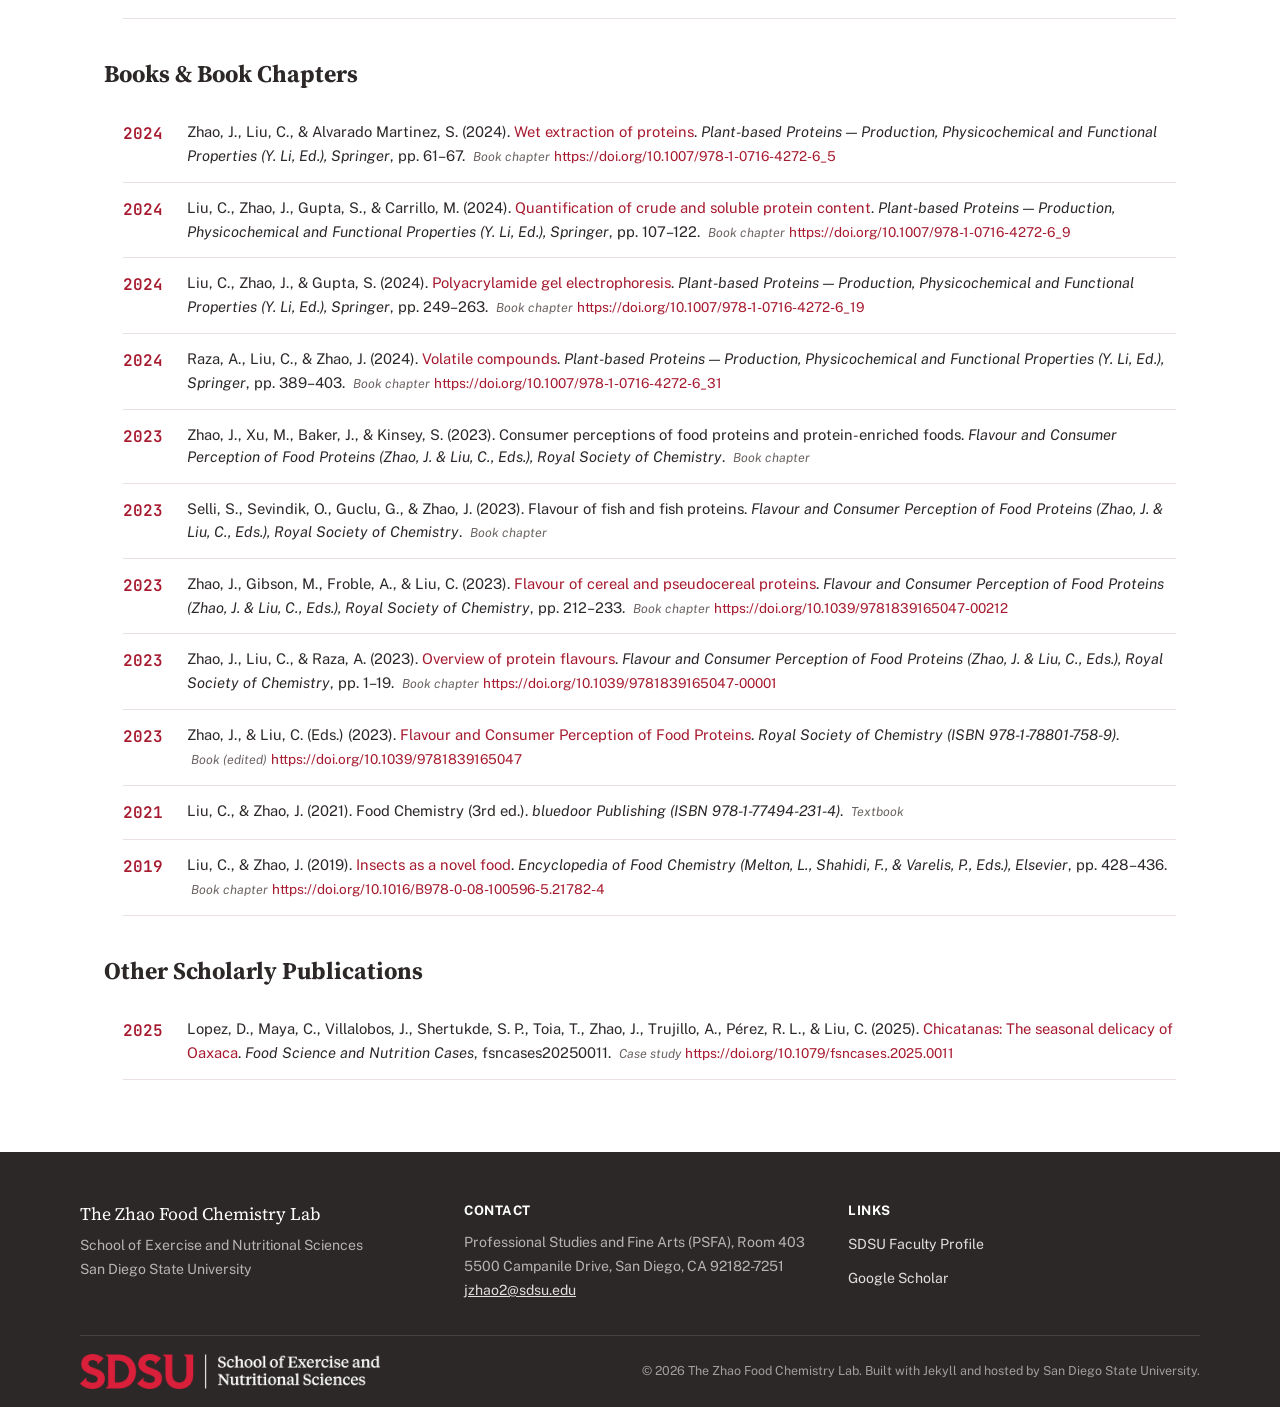
<file: publications/index.html>
<!DOCTYPE html>
<html lang="en">
<head>
  <meta charset="UTF-8">
  <meta name="viewport" content="width=device-width, initial-scale=1.0">
  <title>Publications | The Zhao Food Chemistry Lab</title>
  <meta name="description" content="The Zhao Food Chemistry Lab at San Diego State University studies the functionality and flavor of food proteins, including alternative and plant-based proteins, to support the next generation of sustainable food ingredients.">

  <link rel="preconnect" href="https://fonts.googleapis.com">
  <link rel="preconnect" href="https://fonts.gstatic.com" crossorigin>
  <link href="https://fonts.googleapis.com/css2?family=Source+Serif+4:opsz,wght@8..60,400;8..60,600;8..60,700&family=Public+Sans:wght@400;500;600;700&family=JetBrains+Mono:wght@500&display=swap" rel="stylesheet">

  <link rel="stylesheet" href="/assets/css/main.css">
  <!-- Favicon uses the lab's small-size icon mark (the seal's flask and plant),
       which the logo package specifies for sizes below 120 px. -->
  <link rel="icon" type="image/svg+xml" href="/assets/images/branding/zhao-food-chemistry-lab-icon.svg">

  <!-- Begin Jekyll SEO tag v2.8.0 -->
<title>Publications | The Zhao Food Chemistry Lab</title>
<meta name="generator" content="Jekyll v3.10.0" />
<meta property="og:title" content="Publications" />
<meta property="og:locale" content="en_US" />
<meta name="description" content="The Zhao Food Chemistry Lab at San Diego State University studies the functionality and flavor of food proteins, including alternative and plant-based proteins, to support the next generation of sustainable food ingredients." />
<meta property="og:description" content="The Zhao Food Chemistry Lab at San Diego State University studies the functionality and flavor of food proteins, including alternative and plant-based proteins, to support the next generation of sustainable food ingredients." />
<link rel="canonical" href="https://jzhao.sdsu.edu/publications/" />
<meta property="og:url" content="https://jzhao.sdsu.edu/publications/" />
<meta property="og:site_name" content="The Zhao Food Chemistry Lab" />
<meta property="og:type" content="website" />
<meta name="twitter:card" content="summary" />
<meta property="twitter:title" content="Publications" />
<script type="application/ld+json">
{"@context":"https://schema.org","@type":"WebPage","description":"The Zhao Food Chemistry Lab at San Diego State University studies the functionality and flavor of food proteins, including alternative and plant-based proteins, to support the next generation of sustainable food ingredients.","headline":"Publications","url":"https://jzhao.sdsu.edu/publications/"}</script>
<!-- End Jekyll SEO tag -->

</head>
<body>
  <a class="skip-link" href="#main-content">Skip to content</a>
  <header class="site-header">
  <div class="container site-header__row">
    <a class="site-header__brand" href="/">
      <img class="site-header__mark"
           src="/assets/images/branding/zhao-food-chemistry-lab-seal.svg"
           alt="Zhao Food Chemistry Lab, SDSU" width="1024" height="1024">
      <span class="site-header__name-main">The Zhao Food Chemistry Lab</span>
    </a>

    <button class="nav-toggle" id="nav-toggle" aria-expanded="false" aria-controls="primary-nav">
      <span class="nav-toggle__bar"></span>
      <span class="nav-toggle__bar"></span>
      <span class="nav-toggle__bar"></span>
      <span class="sr-only">Menu</span>
    </button>

    <nav class="site-nav" id="primary-nav">
      <ul class="site-nav__list">
        
          
            <li class="site-nav__item">
              <a href="/" class="site-nav__link">
                Home
              </a>
            </li>
          
        
          
            <li class="site-nav__item">
              <a href="/people/" class="site-nav__link">
                People
              </a>
            </li>
          
        
          
            <li class="site-nav__item">
              <a href="/research-projects/" class="site-nav__link">
                Research Projects
              </a>
            </li>
          
        
          
            <li class="site-nav__item">
              <a href="/publications/" class="site-nav__link is-active">
                Publications
              </a>
            </li>
          
        
          
            <li class="site-nav__item">
              <a href="/facilities/" class="site-nav__link">
                Facilities
              </a>
            </li>
          
        
          
            <li class="site-nav__item">
              <a href="/contact/" class="site-nav__link">
                Contact
              </a>
            </li>
          
        
      </ul>
    </nav>
  </div>
</header>

  <main id="main-content">
    <section class="page-header">
  <div class="container">
    <h1 class="page-header__title">Publications</h1>
    <p class="page-header__subtitle">Publications are listed from newest to oldest. For the complete and most current record, visit Dr. Zhao's Google Scholar profile.</p>
  </div>
</section>

<div class="container page-content">
  <div class="scholar-cta">
  <a class="btn btn--primary" href="https://scholar.google.com/citations?hl=en&amp;user=7flyslUAAAAJ" target="_blank" rel="noopener noreferrer">View Dr. Zhao's Full Google Scholar Profile →</a>
</div>

<h2 id="journal-articles" class="section-subhead">Peer-Reviewed Journal Articles</h2>

<ul class="pub-list">
  
  
    <li class="pub-item">
      <span class="pub-item__year">2026</span>
      <span class="pub-item__body">
        Cai, Y., Liu, C., Zhao, J., Zhou, F., Zhao, D., Zhang, C., Huang, Y., Su, E., &amp; Wang, Y. (2026).
        <a href="https://doi.org/10.1016/j.foodhyd.2026.112917" target="_blank" rel="noopener noreferrer">Non-covalent modification of soy protein isolate by non-protein amino acids: Insights into gelation mechanisms from physicochemical analysis, molecular docking, and molecular dynamics simulation</a>.
        <em>Food Hydrocolloids</em>, 180, 112917.
        <a class="pub-item__doi" href="https://doi.org/10.1016/j.foodhyd.2026.112917" target="_blank" rel="noopener noreferrer">https://doi.org/10.1016/j.foodhyd.2026.112917</a>
      </span>
    </li>
  
    <li class="pub-item">
      <span class="pub-item__year">2026</span>
      <span class="pub-item__body">
        Liu, C., Maya, C., Love, J. J., Che, H., Chen, K., &amp; Zhao, J. (2026).
        <a href="https://doi.org/10.1002/sfp2.70082" target="_blank" rel="noopener noreferrer">Edible Insect Allergens: An Emerging Food Safety Challenge</a>.
        <em>Sustainable Food Proteins</em>, 4(3), e70082.
        <a class="pub-item__doi" href="https://doi.org/10.1002/sfp2.70082" target="_blank" rel="noopener noreferrer">https://doi.org/10.1002/sfp2.70082</a>
      </span>
    </li>
  
    <li class="pub-item">
      <span class="pub-item__year">2025</span>
      <span class="pub-item__body">
        de Vargas, B. O., Vaezi, S., Freeling, J. L., Zhang, Y., Weidauer, L., Lee, C.-L., et al. (incl. Zhao, J.) (2025).
        Design and implementation of the Protein-Distinct Macronutrient-Equivalent Diet (PRODMED) study: An eighteen-week randomized crossover feeding trial among free-living rural older adults.
        <em>Current Developments in Nutrition</em>, 9(5), 104588.
        
      </span>
    </li>
  
    <li class="pub-item">
      <span class="pub-item__year">2025</span>
      <span class="pub-item__body">
        Cheng, Q., Liu, C., Zhao, J., Guo, F., Qin, J., &amp; Wang, Y. (2025).
        <a href="https://doi.org/10.1016/j.foodchem.2024.141114" target="_blank" rel="noopener noreferrer">Hyaluronic acid promotes heat-induced gelation of ginkgo seed proteins</a>.
        <em>Food Chemistry</em>, 463, 141114.
        <a class="pub-item__doi" href="https://doi.org/10.1016/j.foodchem.2024.141114" target="_blank" rel="noopener noreferrer">https://doi.org/10.1016/j.foodchem.2024.141114</a>
      </span>
    </li>
  
    <li class="pub-item">
      <span class="pub-item__year">2025</span>
      <span class="pub-item__body">
        Cheng, Q., Zhao, J., Liu, C., Ge, H., Qin, J., &amp; Wang, Y. (2025).
        <a href="https://doi.org/10.1016/j.foodchem.2025.143044" target="_blank" rel="noopener noreferrer">Thiol-modified hyaluronic acid and hydroxyl radical-induced oxidation synergistically enhance the gelling capacity of ginkgo seed proteins</a>.
        <em>Food Chemistry</em>, 473, 143044.
        <a class="pub-item__doi" href="https://doi.org/10.1016/j.foodchem.2025.143044" target="_blank" rel="noopener noreferrer">https://doi.org/10.1016/j.foodchem.2025.143044</a>
      </span>
    </li>
  
    <li class="pub-item">
      <span class="pub-item__year">2025</span>
      <span class="pub-item__body">
        Kamboj, A., Richter, J. K., Lee, C.-L., Bernin, J., Watanabe, P., Zhao, J., Smith, B., &amp; Ganjyal, G. M. (2025).
        <a href="https://doi.org/10.1111/1750-3841.70346" target="_blank" rel="noopener noreferrer">Azodicarbonamide, hydrogen peroxide, and L-ascorbic acid aid in the modification of protein texture during high-moisture meat analog extrusion processing</a>.
        <em>Journal of Food Science</em>, 90(7), e70346.
        <a class="pub-item__doi" href="https://doi.org/10.1111/1750-3841.70346" target="_blank" rel="noopener noreferrer">https://doi.org/10.1111/1750-3841.70346</a>
      </span>
    </li>
  
    <li class="pub-item">
      <span class="pub-item__year">2024</span>
      <span class="pub-item__body">
        Wei, L., Ge, T., Zhao, J., Wang, L., &amp; Jiang, J. (2024).
        <a href="https://doi.org/10.1016/j.foodhyd.2023.109196" target="_blank" rel="noopener noreferrer">Evaluation of mung bean protein and aquafaba as co-stabilizer for sour aerated emulsions</a>.
        <em>Food Hydrocolloids</em>, 146, 109196.
        <a class="pub-item__doi" href="https://doi.org/10.1016/j.foodhyd.2023.109196" target="_blank" rel="noopener noreferrer">https://doi.org/10.1016/j.foodhyd.2023.109196</a>
      </span>
    </li>
  
    <li class="pub-item">
      <span class="pub-item__year">2024</span>
      <span class="pub-item__body">
        Zhang, L., Ge, H., Zhao, J., Liu, C., &amp; Wang, Y. (2024).
        <a href="https://doi.org/10.3390/gels10020131" target="_blank" rel="noopener noreferrer">L-Theanine improves the gelation of ginkgo seed proteins at different pH levels</a>.
        <em>Gels</em>, 10(2), 131.
        <a class="pub-item__doi" href="https://doi.org/10.3390/gels10020131" target="_blank" rel="noopener noreferrer">https://doi.org/10.3390/gels10020131</a>
      </span>
    </li>
  
    <li class="pub-item">
      <span class="pub-item__year">2024</span>
      <span class="pub-item__body">
        Dong, C., Zhao, J., Wang, L., &amp; Jiang, J. (2024).
        <a href="https://doi.org/10.1016/j.foodhyd.2023.109620" target="_blank" rel="noopener noreferrer">New insights into the cross-linking between myosin and alkali-treated pea protein by transglutaminase under low ionic conditions: Contribution of legumin and vicilin fractions</a>.
        <em>Food Hydrocolloids</em>, 149, 109620.
        <a class="pub-item__doi" href="https://doi.org/10.1016/j.foodhyd.2023.109620" target="_blank" rel="noopener noreferrer">https://doi.org/10.1016/j.foodhyd.2023.109620</a>
      </span>
    </li>
  
    <li class="pub-item">
      <span class="pub-item__year">2024</span>
      <span class="pub-item__body">
        Cheng, Q., Liu, C., Zhao, J., Guo, F., Qin, J., &amp; Wang, Y. (2024).
        <a href="https://doi.org/10.1016/j.fbio.2024.104204" target="_blank" rel="noopener noreferrer">Hyaluronic acid modulates techno-functional and digestion properties of heat-induced ginkgo seed protein isolate gel</a>.
        <em>Food Bioscience</em>, 59, 104204.
        <a class="pub-item__doi" href="https://doi.org/10.1016/j.fbio.2024.104204" target="_blank" rel="noopener noreferrer">https://doi.org/10.1016/j.fbio.2024.104204</a>
      </span>
    </li>
  
    <li class="pub-item">
      <span class="pub-item__year">2024</span>
      <span class="pub-item__body">
        You, J., Liu, C., Zhao, J., Guo, F., Zhang, L., Zhang, W., &amp; Wang, Y. (2024).
        <a href="https://doi.org/10.1016/j.fbio.2024.104245" target="_blank" rel="noopener noreferrer">pH dominates the formation of ginkgo seed protein and whey protein composite gels</a>.
        <em>Food Bioscience</em>, 60, 104245.
        <a class="pub-item__doi" href="https://doi.org/10.1016/j.fbio.2024.104245" target="_blank" rel="noopener noreferrer">https://doi.org/10.1016/j.fbio.2024.104245</a>
      </span>
    </li>
  
    <li class="pub-item">
      <span class="pub-item__year">2024</span>
      <span class="pub-item__body">
        Akinmeye, F., Chriki, S., Liu, C., Zhao, J., &amp; Ghnimi, S. (2024).
        <a href="https://doi.org/10.1016/j.foohum.2024.100349" target="_blank" rel="noopener noreferrer">What factors influence consumer attitudes towards alternative proteins?</a>.
        <em>Food and Humanity</em>, 3, 100349.
        <a class="pub-item__doi" href="https://doi.org/10.1016/j.foohum.2024.100349" target="_blank" rel="noopener noreferrer">https://doi.org/10.1016/j.foohum.2024.100349</a>
      </span>
    </li>
  
    <li class="pub-item">
      <span class="pub-item__year">2024</span>
      <span class="pub-item__body">
        Dong, C., Zhao, J., Wang, L., Wang, X., Jiang, J., &amp; Bi, J. (2024).
        <a href="https://doi.org/10.1016/j.foodchem.2024.140632" target="_blank" rel="noopener noreferrer">Understanding the textural enhancement of low-salt myofibrillar protein gels filled with pea protein pre-emulsions through interfacial behavior: Effects of structural modification and oil phase polarity</a>.
        <em>Food Chemistry</em>, 460, 140632.
        <a class="pub-item__doi" href="https://doi.org/10.1016/j.foodchem.2024.140632" target="_blank" rel="noopener noreferrer">https://doi.org/10.1016/j.foodchem.2024.140632</a>
      </span>
    </li>
  
    <li class="pub-item">
      <span class="pub-item__year">2024</span>
      <span class="pub-item__body">
        Cheng, Q., Liu, C., Zhao, J., Qin, J., &amp; Wang, Y. (2024).
        <a href="https://doi.org/10.1016/j.ijbiomac.2024.136960" target="_blank" rel="noopener noreferrer">Hydroxyl radical-induced oxidation boosts the gelation of ginkgo seed protein in the presence of hyaluronic acid</a>.
        <em>International Journal of Biological Macromolecules</em>, 282, 136960.
        <a class="pub-item__doi" href="https://doi.org/10.1016/j.ijbiomac.2024.136960" target="_blank" rel="noopener noreferrer">https://doi.org/10.1016/j.ijbiomac.2024.136960</a>
      </span>
    </li>
  
    <li class="pub-item">
      <span class="pub-item__year">2023</span>
      <span class="pub-item__body">
        He, Z., Liu, C., Zhao, J., Guo, F., &amp; Wang, Y. (2023).
        <a href="https://doi.org/10.1016/j.foodchem.2022.133924" target="_blank" rel="noopener noreferrer">Enhanced gelling properties and hydration capacity of ginkgo seed proteins by genipin cross-linking</a>.
        <em>Food Chemistry</em>, 399, 133924.
        <a class="pub-item__doi" href="https://doi.org/10.1016/j.foodchem.2022.133924" target="_blank" rel="noopener noreferrer">https://doi.org/10.1016/j.foodchem.2022.133924</a>
      </span>
    </li>
  
    <li class="pub-item">
      <span class="pub-item__year">2023</span>
      <span class="pub-item__body">
        Zhang, W., Liu, C., Zhao, J., Guo, F., You, J., Zhang, L., &amp; Wang, Y. (2023).
        <a href="https://doi.org/10.3390/foods12071506" target="_blank" rel="noopener noreferrer">Alkali-induced phenolic acid oxidation enhanced gelation of ginkgo seed protein</a>.
        <em>Foods</em>, 12(7), 1506.
        <a class="pub-item__doi" href="https://doi.org/10.3390/foods12071506" target="_blank" rel="noopener noreferrer">https://doi.org/10.3390/foods12071506</a>
      </span>
    </li>
  
    <li class="pub-item">
      <span class="pub-item__year">2023</span>
      <span class="pub-item__body">
        Dong, C., Zhao, J., Wang, L., &amp; Jiang, J. (2023).
        <a href="https://doi.org/10.1016/j.foodhyd.2023.108577" target="_blank" rel="noopener noreferrer">Modified pea protein coupled with transglutaminase reduces phosphate usage in low salt myofibrillar gel</a>.
        <em>Food Hydrocolloids</em>, 139, 108577.
        <a class="pub-item__doi" href="https://doi.org/10.1016/j.foodhyd.2023.108577" target="_blank" rel="noopener noreferrer">https://doi.org/10.1016/j.foodhyd.2023.108577</a>
      </span>
    </li>
  
    <li class="pub-item">
      <span class="pub-item__year">2023</span>
      <span class="pub-item__body">
        Julakanti, S., Charles, A. P. R., Zhao, J., Bullock, F., Syed, R., Myles, Y., &amp; Wu, Y. (2023).
        <a href="https://doi.org/10.1016/j.foodhyd.2023.108835" target="_blank" rel="noopener noreferrer">Hempseed protein (Cannabis sativa L.): Influence of extraction pH and ball milling on physicochemical and functional properties</a>.
        <em>Food Hydrocolloids</em>, 143, 108835.
        <a class="pub-item__doi" href="https://doi.org/10.1016/j.foodhyd.2023.108835" target="_blank" rel="noopener noreferrer">https://doi.org/10.1016/j.foodhyd.2023.108835</a>
      </span>
    </li>
  
    <li class="pub-item">
      <span class="pub-item__year">2023</span>
      <span class="pub-item__body">
        Ji, X., Wang, L., Zhao, J., &amp; Jiang, J. (2023).
        <a href="https://doi.org/10.1016/j.foodchem.2023.136359" target="_blank" rel="noopener noreferrer">Possible role of polypeptide-chlorogenic acid interaction in the physicochemical and sensory characteristics of quinoa-modified coffee beverage</a>.
        <em>Food Chemistry</em>, 425, 136359.
        <a class="pub-item__doi" href="https://doi.org/10.1016/j.foodchem.2023.136359" target="_blank" rel="noopener noreferrer">https://doi.org/10.1016/j.foodchem.2023.136359</a>
      </span>
    </li>
  
    <li class="pub-item">
      <span class="pub-item__year">2023</span>
      <span class="pub-item__body">
        Cheng, Q., Liu, C., Zhao, J., Li, W., Guo, F., Qin, J., &amp; Wang, Y. (2023).
        <a href="https://doi.org/10.1016/j.tifs.2023.104218" target="_blank" rel="noopener noreferrer">Unlocking the potential of hyaluronic acid: Exploring its physicochemical properties, modification, and role in food applications</a>.
        <em>Trends in Food Science &amp; Technology</em>, 142, 104218.
        <a class="pub-item__doi" href="https://doi.org/10.1016/j.tifs.2023.104218" target="_blank" rel="noopener noreferrer">https://doi.org/10.1016/j.tifs.2023.104218</a>
      </span>
    </li>
  
    <li class="pub-item">
      <span class="pub-item__year">2022</span>
      <span class="pub-item__body">
        Cao, Y., Li, Z., Li, B., Fan, X., Liu, M., &amp; Zhao, J. (2022).
        <a href="https://doi.org/10.1016/j.lwt.2022.113068" target="_blank" rel="noopener noreferrer">Mitigation of oxidation-induced loss of myofibrillar protein gelling potential by the combination of pyrophosphate and l-lysine</a>.
        <em>LWT</em>, 113068.
        <a class="pub-item__doi" href="https://doi.org/10.1016/j.lwt.2022.113068" target="_blank" rel="noopener noreferrer">https://doi.org/10.1016/j.lwt.2022.113068</a>
      </span>
    </li>
  
    <li class="pub-item">
      <span class="pub-item__year">2022</span>
      <span class="pub-item__body">
        Wang, Y., Zhao, J., Zhang, S., Zhao, X., Liu, Y., Jiang, J., &amp; Xiong, Y. L. (2022).
        <a href="https://doi.org/10.1016/j.foodhyd.2022.107485" target="_blank" rel="noopener noreferrer">Structural and rheological properties of mung bean protein emulsion as a liquid egg substitute: The effect of pH shifting and calcium</a>.
        <em>Food Hydrocolloids</em>, 126, 107485.
        <a class="pub-item__doi" href="https://doi.org/10.1016/j.foodhyd.2022.107485" target="_blank" rel="noopener noreferrer">https://doi.org/10.1016/j.foodhyd.2022.107485</a>
      </span>
    </li>
  
    <li class="pub-item">
      <span class="pub-item__year">2022</span>
      <span class="pub-item__body">
        Zhao, J., Wang, Y., &amp; Liu, C. (2022).
        <a href="https://doi.org/10.1007/s12161-022-02343-x" target="_blank" rel="noopener noreferrer">Film transparency and opacity measurements</a>.
        <em>Food Analytical Methods</em>, 15(10), 2840–2846.
        <a class="pub-item__doi" href="https://doi.org/10.1007/s12161-022-02343-x" target="_blank" rel="noopener noreferrer">https://doi.org/10.1007/s12161-022-02343-x</a>
      </span>
    </li>
  
    <li class="pub-item">
      <span class="pub-item__year">2021</span>
      <span class="pub-item__body">
        Wang, Y., Ma, T., Liu, C., Guo, F., &amp; Zhao, J. (2021).
        <a href="https://doi.org/10.1016/j.lwt.2021.112382" target="_blank" rel="noopener noreferrer">L-Histidine improves solubility and emulsifying properties of soy proteins under various ionic strengths</a>.
        <em>LWT – Food Science and Technology</em>, 152, 112382.
        <a class="pub-item__doi" href="https://doi.org/10.1016/j.lwt.2021.112382" target="_blank" rel="noopener noreferrer">https://doi.org/10.1016/j.lwt.2021.112382</a>
      </span>
    </li>
  
    <li class="pub-item">
      <span class="pub-item__year">2020</span>
      <span class="pub-item__body">
        Wang, Y., Zhao, J., Zhang, W., Liu, C., Jauregi, P., &amp; Huang, M. (2020).
        <a href="https://doi.org/10.1016/j.foodhyd.2019.105397" target="_blank" rel="noopener noreferrer">Modification of heat-induced whey protein gels by basic amino acids</a>.
        <em>Food Hydrocolloids</em>, 100, 105397.
        <a class="pub-item__doi" href="https://doi.org/10.1016/j.foodhyd.2019.105397" target="_blank" rel="noopener noreferrer">https://doi.org/10.1016/j.foodhyd.2019.105397</a>
      </span>
    </li>
  
    <li class="pub-item">
      <span class="pub-item__year">2020</span>
      <span class="pub-item__body">
        Liu, C., Masri, J., Perez, V., Maya, C., &amp; Zhao, J. (2020).
        <a href="https://doi.org/10.3390/foods9020151" target="_blank" rel="noopener noreferrer">Growth performance and nutrient composition of mealworms (Tenebrio molitor) fed on fresh plant materials-supplemented diets</a>.
        <em>Foods</em>, 9(2), 151.
        <a class="pub-item__doi" href="https://doi.org/10.3390/foods9020151" target="_blank" rel="noopener noreferrer">https://doi.org/10.3390/foods9020151</a>
      </span>
    </li>
  
    <li class="pub-item">
      <span class="pub-item__year">2019</span>
      <span class="pub-item__body">
        Wang, Y., Zhao, J., Liu, C., &amp; Li, W. (2019).
        <a href="https://doi.org/10.1016/j.foodhyd.2019.03.031" target="_blank" rel="noopener noreferrer">Influence of γ-aminobutyric acid on gelling properties of heat-induced whey protein gels</a>.
        <em>Food Hydrocolloids</em>, 94, 287–293.
        <a class="pub-item__doi" href="https://doi.org/10.1016/j.foodhyd.2019.03.031" target="_blank" rel="noopener noreferrer">https://doi.org/10.1016/j.foodhyd.2019.03.031</a>
      </span>
    </li>
  
    <li class="pub-item">
      <span class="pub-item__year">2019</span>
      <span class="pub-item__body">
        Wang, Y., Liu, C., Ma, T., &amp; Zhao, J. (2019).
        <a href="https://doi.org/10.1016/j.foodchem.2019.05.128" target="_blank" rel="noopener noreferrer">Physicochemical and functional properties of γ-aminobutyric acid-treated soy proteins</a>.
        <em>Food Chemistry</em>, 295, 267–273.
        <a class="pub-item__doi" href="https://doi.org/10.1016/j.foodchem.2019.05.128" target="_blank" rel="noopener noreferrer">https://doi.org/10.1016/j.foodchem.2019.05.128</a>
      </span>
    </li>
  
    <li class="pub-item">
      <span class="pub-item__year">2018</span>
      <span class="pub-item__body">
        Costa-Lima, B., Zhao, J., &amp; Boatright, W. L. (2018).
        <a href="https://doi.org/10.1002/cche.10106" target="_blank" rel="noopener noreferrer">Chemically stimulated luminescence from food proteins</a>.
        <em>Cereal Chemistry</em>, 95(6), 881–888.
        <a class="pub-item__doi" href="https://doi.org/10.1002/cche.10106" target="_blank" rel="noopener noreferrer">https://doi.org/10.1002/cche.10106</a>
      </span>
    </li>
  
    <li class="pub-item">
      <span class="pub-item__year">2017</span>
      <span class="pub-item__body">
        Zhao, J., &amp; Boatright, W. L. (2017).
        <a href="https://doi.org/10.1016/j.foodchem.2016.10.086" target="_blank" rel="noopener noreferrer">Static headspace analysis of odorants in commercial rice proteins</a>.
        <em>Food Chemistry</em>, 221, 345–350.
        <a class="pub-item__doi" href="https://doi.org/10.1016/j.foodchem.2016.10.086" target="_blank" rel="noopener noreferrer">https://doi.org/10.1016/j.foodchem.2016.10.086</a>
      </span>
    </li>
  
    <li class="pub-item">
      <span class="pub-item__year">2015</span>
      <span class="pub-item__body">
        Zhao, J., &amp; Xiong, Y. L. (2015).
        <a href="https://doi.org/10.1016/j.lwt.2014.12.022" target="_blank" rel="noopener noreferrer">Interfacial peptide partitioning and undiminished antioxidative and emulsifying activity of oxidatively stressed soy protein hydrolysate in an O/W emulsion</a>.
        <em>LWT – Food Science and Technology</em>, 61(2), 322–329.
        <a class="pub-item__doi" href="https://doi.org/10.1016/j.lwt.2014.12.022" target="_blank" rel="noopener noreferrer">https://doi.org/10.1016/j.lwt.2014.12.022</a>
      </span>
    </li>
  
    <li class="pub-item">
      <span class="pub-item__year">2013</span>
      <span class="pub-item__body">
        Zhao, J., Xiong, Y. L., &amp; McNear, D. H. (2013).
        <a href="https://doi.org/10.1111/1750-3841.12030" target="_blank" rel="noopener noreferrer">Changes in structural characteristics of antioxidative soy protein hydrolysates resulting from scavenging of hydroxyl radicals</a>.
        <em>Journal of Food Science</em>, 78(2), C152–C159.
        <a class="pub-item__doi" href="https://doi.org/10.1111/1750-3841.12030" target="_blank" rel="noopener noreferrer">https://doi.org/10.1111/1750-3841.12030</a>
      </span>
    </li>
  
    <li class="pub-item">
      <span class="pub-item__year">2012</span>
      <span class="pub-item__body">
        Zhao, J., &amp; Xiong, Y. L. (2012).
        <a href="https://doi.org/10.1111/j.1750-3841.2012.02766.x" target="_blank" rel="noopener noreferrer">Nitrite-cured color and phosphate-mediated water binding of pork muscle proteins as affected by calcium in the curing solution</a>.
        <em>Journal of Food Science</em>, 77(7), C811–C817.
        <a class="pub-item__doi" href="https://doi.org/10.1111/j.1750-3841.2012.02766.x" target="_blank" rel="noopener noreferrer">https://doi.org/10.1111/j.1750-3841.2012.02766.x</a>
      </span>
    </li>
  
    <li class="pub-item">
      <span class="pub-item__year">2012</span>
      <span class="pub-item__body">
        Zhao, J., Chen, J., Zhu, H., &amp; Xiong, Y. L. (2012).
        <a href="https://doi.org/10.1021/jf3026277" target="_blank" rel="noopener noreferrer">Mass spectrometric evidence of malonaldehyde and 4-hydroxynonenal adductions to radical-scavenging soy peptides</a>.
        <em>Journal of Agricultural and Food Chemistry</em>, 60(38), 9727–9736.
        <a class="pub-item__doi" href="https://doi.org/10.1021/jf3026277" target="_blank" rel="noopener noreferrer">https://doi.org/10.1021/jf3026277</a>
      </span>
    </li>
  
</ul>

<h2 id="books" class="section-subhead">Books &amp; Book Chapters</h2>

<ul class="pub-list">
  
  
    <li class="pub-item">
      <span class="pub-item__year">2024</span>
      <span class="pub-item__body">
        Zhao, J., Liu, C., &amp; Alvarado Martinez, S. (2024).
        <a href="https://doi.org/10.1007/978-1-0716-4272-6_5" target="_blank" rel="noopener noreferrer">Wet extraction of proteins</a>.
        <em>Plant-based Proteins — Production, Physicochemical and Functional Properties (Y. Li, Ed.), Springer</em>, pp. 61–67.
        <span class="pub-item__type">Book chapter</span>
        <a class="pub-item__doi" href="https://doi.org/10.1007/978-1-0716-4272-6_5" target="_blank" rel="noopener noreferrer">https://doi.org/10.1007/978-1-0716-4272-6_5</a>
      </span>
    </li>
  
    <li class="pub-item">
      <span class="pub-item__year">2024</span>
      <span class="pub-item__body">
        Liu, C., Zhao, J., Gupta, S., &amp; Carrillo, M. (2024).
        <a href="https://doi.org/10.1007/978-1-0716-4272-6_9" target="_blank" rel="noopener noreferrer">Quantification of crude and soluble protein content</a>.
        <em>Plant-based Proteins — Production, Physicochemical and Functional Properties (Y. Li, Ed.), Springer</em>, pp. 107–122.
        <span class="pub-item__type">Book chapter</span>
        <a class="pub-item__doi" href="https://doi.org/10.1007/978-1-0716-4272-6_9" target="_blank" rel="noopener noreferrer">https://doi.org/10.1007/978-1-0716-4272-6_9</a>
      </span>
    </li>
  
    <li class="pub-item">
      <span class="pub-item__year">2024</span>
      <span class="pub-item__body">
        Liu, C., Zhao, J., &amp; Gupta, S. (2024).
        <a href="https://doi.org/10.1007/978-1-0716-4272-6_19" target="_blank" rel="noopener noreferrer">Polyacrylamide gel electrophoresis</a>.
        <em>Plant-based Proteins — Production, Physicochemical and Functional Properties (Y. Li, Ed.), Springer</em>, pp. 249–263.
        <span class="pub-item__type">Book chapter</span>
        <a class="pub-item__doi" href="https://doi.org/10.1007/978-1-0716-4272-6_19" target="_blank" rel="noopener noreferrer">https://doi.org/10.1007/978-1-0716-4272-6_19</a>
      </span>
    </li>
  
    <li class="pub-item">
      <span class="pub-item__year">2024</span>
      <span class="pub-item__body">
        Raza, A., Liu, C., &amp; Zhao, J. (2024).
        <a href="https://doi.org/10.1007/978-1-0716-4272-6_31" target="_blank" rel="noopener noreferrer">Volatile compounds</a>.
        <em>Plant-based Proteins — Production, Physicochemical and Functional Properties (Y. Li, Ed.), Springer</em>, pp. 389–403.
        <span class="pub-item__type">Book chapter</span>
        <a class="pub-item__doi" href="https://doi.org/10.1007/978-1-0716-4272-6_31" target="_blank" rel="noopener noreferrer">https://doi.org/10.1007/978-1-0716-4272-6_31</a>
      </span>
    </li>
  
    <li class="pub-item">
      <span class="pub-item__year">2023</span>
      <span class="pub-item__body">
        Zhao, J., Xu, M., Baker, J., &amp; Kinsey, S. (2023).
        Consumer perceptions of food proteins and protein-enriched foods.
        <em>Flavour and Consumer Perception of Food Proteins (Zhao, J. &amp; Liu, C., Eds.), Royal Society of Chemistry</em>.
        <span class="pub-item__type">Book chapter</span>
        
      </span>
    </li>
  
    <li class="pub-item">
      <span class="pub-item__year">2023</span>
      <span class="pub-item__body">
        Selli, S., Sevindik, O., Guclu, G., &amp; Zhao, J. (2023).
        Flavour of fish and fish proteins.
        <em>Flavour and Consumer Perception of Food Proteins (Zhao, J. &amp; Liu, C., Eds.), Royal Society of Chemistry</em>.
        <span class="pub-item__type">Book chapter</span>
        
      </span>
    </li>
  
    <li class="pub-item">
      <span class="pub-item__year">2023</span>
      <span class="pub-item__body">
        Zhao, J., Gibson, M., Froble, A., &amp; Liu, C. (2023).
        <a href="https://doi.org/10.1039/9781839165047-00212" target="_blank" rel="noopener noreferrer">Flavour of cereal and pseudocereal proteins</a>.
        <em>Flavour and Consumer Perception of Food Proteins (Zhao, J. &amp; Liu, C., Eds.), Royal Society of Chemistry</em>, pp. 212–233.
        <span class="pub-item__type">Book chapter</span>
        <a class="pub-item__doi" href="https://doi.org/10.1039/9781839165047-00212" target="_blank" rel="noopener noreferrer">https://doi.org/10.1039/9781839165047-00212</a>
      </span>
    </li>
  
    <li class="pub-item">
      <span class="pub-item__year">2023</span>
      <span class="pub-item__body">
        Zhao, J., Liu, C., &amp; Raza, A. (2023).
        <a href="https://doi.org/10.1039/9781839165047-00001" target="_blank" rel="noopener noreferrer">Overview of protein flavours</a>.
        <em>Flavour and Consumer Perception of Food Proteins (Zhao, J. &amp; Liu, C., Eds.), Royal Society of Chemistry</em>, pp. 1–19.
        <span class="pub-item__type">Book chapter</span>
        <a class="pub-item__doi" href="https://doi.org/10.1039/9781839165047-00001" target="_blank" rel="noopener noreferrer">https://doi.org/10.1039/9781839165047-00001</a>
      </span>
    </li>
  
    <li class="pub-item">
      <span class="pub-item__year">2023</span>
      <span class="pub-item__body">
        Zhao, J., &amp; Liu, C. (Eds.) (2023).
        <a href="https://doi.org/10.1039/9781839165047" target="_blank" rel="noopener noreferrer">Flavour and Consumer Perception of Food Proteins</a>.
        <em>Royal Society of Chemistry (ISBN 978-1-78801-758-9)</em>.
        <span class="pub-item__type">Book (edited)</span>
        <a class="pub-item__doi" href="https://doi.org/10.1039/9781839165047" target="_blank" rel="noopener noreferrer">https://doi.org/10.1039/9781839165047</a>
      </span>
    </li>
  
    <li class="pub-item">
      <span class="pub-item__year">2021</span>
      <span class="pub-item__body">
        Liu, C., &amp; Zhao, J. (2021).
        Food Chemistry (3rd ed.).
        <em>bluedoor Publishing (ISBN 978-1-77494-231-4)</em>.
        <span class="pub-item__type">Textbook</span>
        
      </span>
    </li>
  
    <li class="pub-item">
      <span class="pub-item__year">2019</span>
      <span class="pub-item__body">
        Liu, C., &amp; Zhao, J. (2019).
        <a href="https://doi.org/10.1016/B978-0-08-100596-5.21782-4" target="_blank" rel="noopener noreferrer">Insects as a novel food</a>.
        <em>Encyclopedia of Food Chemistry (Melton, L., Shahidi, F., &amp; Varelis, P., Eds.), Elsevier</em>, pp. 428–436.
        <span class="pub-item__type">Book chapter</span>
        <a class="pub-item__doi" href="https://doi.org/10.1016/B978-0-08-100596-5.21782-4" target="_blank" rel="noopener noreferrer">https://doi.org/10.1016/B978-0-08-100596-5.21782-4</a>
      </span>
    </li>
  
</ul>

<h2 id="other" class="section-subhead">Other Scholarly Publications</h2>

<ul class="pub-list">
  
  
    <li class="pub-item">
      <span class="pub-item__year">2025</span>
      <span class="pub-item__body">
        Lopez, D., Maya, C., Villalobos, J., Shertukde, S. P., Toia, T., Zhao, J., Trujillo, A., Pérez, R. L., &amp; Liu, C. (2025).
        <a href="https://doi.org/10.1079/fsncases.2025.0011" target="_blank" rel="noopener noreferrer">Chicatanas: The seasonal delicacy of Oaxaca</a>.
        <em>Food Science and Nutrition Cases</em>, fsncases20250011.
        <span class="pub-item__type">Case study</span>
        <a class="pub-item__doi" href="https://doi.org/10.1079/fsncases.2025.0011" target="_blank" rel="noopener noreferrer">https://doi.org/10.1079/fsncases.2025.0011</a>
      </span>
    </li>
  
</ul>

</div>

  </main>
  <footer class="site-footer">
  <div class="container site-footer__grid">
    <div>
      <p class="site-footer__title">The Zhao Food Chemistry Lab</p>
      <p class="site-footer__muted">School of Exercise and Nutritional Sciences<br>San Diego State University</p>
    </div>

    <div>
      <p class="site-footer__heading">Contact</p>
      <p class="site-footer__muted">
        Professional Studies and Fine Arts (PSFA), Room 403<br>
        5500 Campanile Drive, San Diego, CA 92182-7251<br>
        <a href="mailto:jzhao2@sdsu.edu">jzhao2@sdsu.edu</a>
      </p>
    </div>

    <div>
      <p class="site-footer__heading">Links</p>
      <ul class="site-footer__links">
        <li><a href="https://ens.sdsu.edu/people/faculty/zhao-jing">SDSU Faculty Profile</a></li>
        <li><a href="https://scholar.google.com/citations?hl=en&user=7flyslUAAAAJ">Google Scholar</a></li>
      </ul>
    </div>
  </div>

  <div class="container site-footer__bottom">
    <a class="site-footer__ens" href="https://ens.sdsu.edu/">
      <img src="/assets/images/branding/sdsu-ens-horizontal-reverse.png"
           alt="San Diego State University School of Exercise and Nutritional Sciences"
           width="700" height="82">
    </a>
    <p>&copy; 2026 The Zhao Food Chemistry Lab. Built with Jekyll and hosted by San Diego State University.</p>
  </div>
</footer>

  <script src="/assets/js/main.js"></script>
  <script src="/assets/js/group-photo-carousel.js" defer></script>
</body>
</html>
</file>
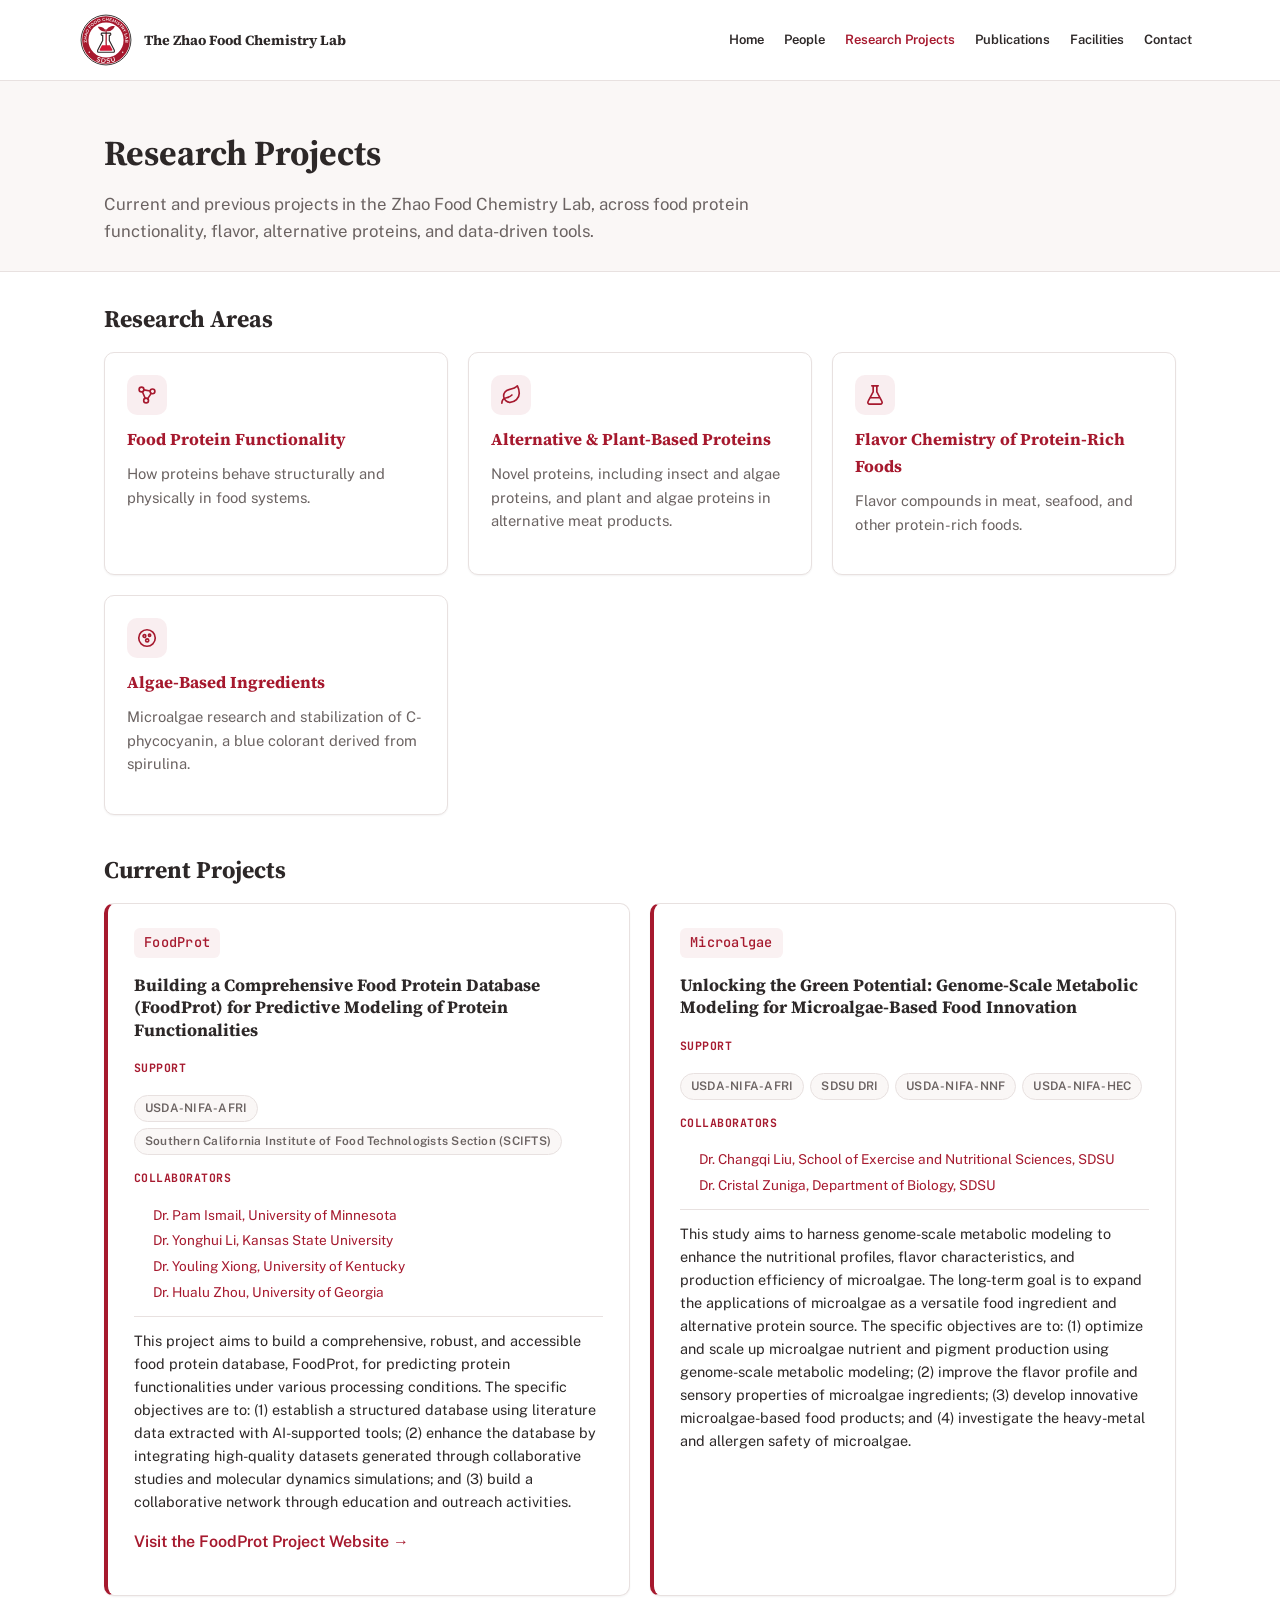
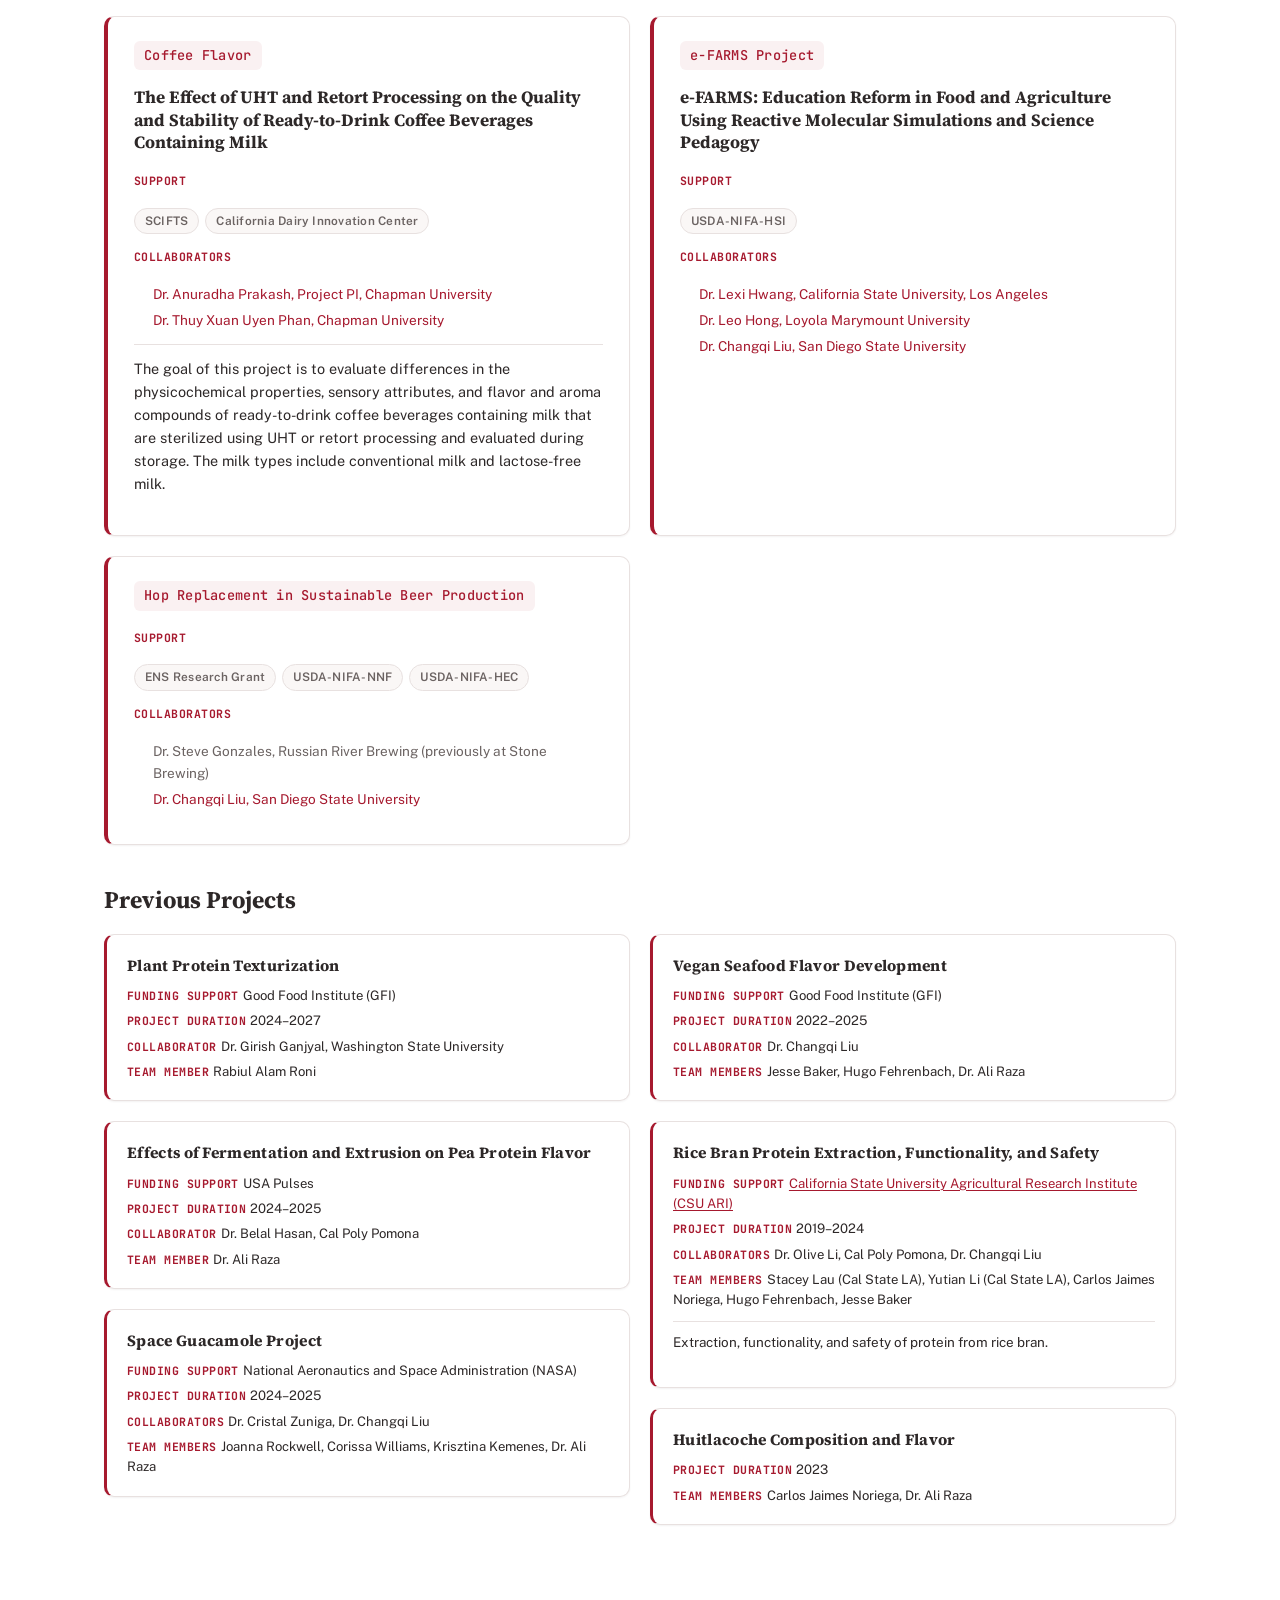
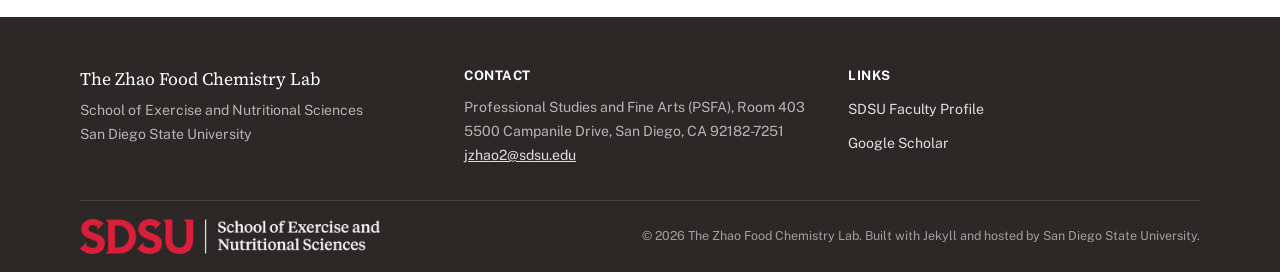
<file: research-projects/index.html>
<!DOCTYPE html>
<html lang="en">
<head>
  <meta charset="UTF-8">
  <meta name="viewport" content="width=device-width, initial-scale=1.0">
  <title>Research Projects | The Zhao Food Chemistry Lab</title>
  <meta name="description" content="The Zhao Food Chemistry Lab at San Diego State University studies the functionality and flavor of food proteins, including alternative and plant-based proteins, to support the next generation of sustainable food ingredients.">

  <link rel="preconnect" href="https://fonts.googleapis.com">
  <link rel="preconnect" href="https://fonts.gstatic.com" crossorigin>
  <link href="https://fonts.googleapis.com/css2?family=Source+Serif+4:opsz,wght@8..60,400;8..60,600;8..60,700&family=Public+Sans:wght@400;500;600;700&family=JetBrains+Mono:wght@500&display=swap" rel="stylesheet">

  <link rel="stylesheet" href="/assets/css/main.css">
  <!-- Favicon uses the lab's small-size icon mark (the seal's flask and plant),
       which the logo package specifies for sizes below 120 px. -->
  <link rel="icon" type="image/svg+xml" href="/assets/images/branding/zhao-food-chemistry-lab-icon.svg">

  <!-- Begin Jekyll SEO tag v2.8.0 -->
<title>Research Projects | The Zhao Food Chemistry Lab</title>
<meta name="generator" content="Jekyll v3.10.0" />
<meta property="og:title" content="Research Projects" />
<meta property="og:locale" content="en_US" />
<meta name="description" content="The Zhao Food Chemistry Lab at San Diego State University studies the functionality and flavor of food proteins, including alternative and plant-based proteins, to support the next generation of sustainable food ingredients." />
<meta property="og:description" content="The Zhao Food Chemistry Lab at San Diego State University studies the functionality and flavor of food proteins, including alternative and plant-based proteins, to support the next generation of sustainable food ingredients." />
<link rel="canonical" href="https://jzhao.sdsu.edu/research-projects/" />
<meta property="og:url" content="https://jzhao.sdsu.edu/research-projects/" />
<meta property="og:site_name" content="The Zhao Food Chemistry Lab" />
<meta property="og:type" content="website" />
<meta name="twitter:card" content="summary" />
<meta property="twitter:title" content="Research Projects" />
<script type="application/ld+json">
{"@context":"https://schema.org","@type":"WebPage","description":"The Zhao Food Chemistry Lab at San Diego State University studies the functionality and flavor of food proteins, including alternative and plant-based proteins, to support the next generation of sustainable food ingredients.","headline":"Research Projects","url":"https://jzhao.sdsu.edu/research-projects/"}</script>
<!-- End Jekyll SEO tag -->

</head>
<body>
  <a class="skip-link" href="#main-content">Skip to content</a>
  <header class="site-header">
  <div class="container site-header__row">
    <a class="site-header__brand" href="/">
      <img class="site-header__mark"
           src="/assets/images/branding/zhao-food-chemistry-lab-seal.svg"
           alt="Zhao Food Chemistry Lab, SDSU" width="1024" height="1024">
      <span class="site-header__name-main">The Zhao Food Chemistry Lab</span>
    </a>

    <button class="nav-toggle" id="nav-toggle" aria-expanded="false" aria-controls="primary-nav">
      <span class="nav-toggle__bar"></span>
      <span class="nav-toggle__bar"></span>
      <span class="nav-toggle__bar"></span>
      <span class="sr-only">Menu</span>
    </button>

    <nav class="site-nav" id="primary-nav">
      <ul class="site-nav__list">
        
          
            <li class="site-nav__item">
              <a href="/" class="site-nav__link">
                Home
              </a>
            </li>
          
        
          
            <li class="site-nav__item">
              <a href="/people/" class="site-nav__link">
                People
              </a>
            </li>
          
        
          
            <li class="site-nav__item">
              <a href="/research-projects/" class="site-nav__link is-active">
                Research Projects
              </a>
            </li>
          
        
          
            <li class="site-nav__item">
              <a href="/publications/" class="site-nav__link">
                Publications
              </a>
            </li>
          
        
          
            <li class="site-nav__item">
              <a href="/facilities/" class="site-nav__link">
                Facilities
              </a>
            </li>
          
        
          
            <li class="site-nav__item">
              <a href="/contact/" class="site-nav__link">
                Contact
              </a>
            </li>
          
        
      </ul>
    </nav>
  </div>
</header>

  <main id="main-content">
    <section class="page-header">
  <div class="container">
    <h1 class="page-header__title">Research Projects</h1>
    <p class="page-header__subtitle">Current and previous projects in the Zhao Food Chemistry Lab, across food protein functionality, flavor, alternative proteins, and data-driven tools.</p>
  </div>
</section>

<div class="container page-content">
  
<h2 class="section-subhead">Research Areas</h2>
<div class="grid grid--3">
    

<article class="area-card">
  
    <div class="area-card__icon"><svg viewBox="0 0 24 24" aria-hidden="true" focusable="false" fill="none" stroke="currentColor" stroke-width="1.8" stroke-linecap="round"><circle cx="6" cy="6" r="2.6" /><circle cx="18" cy="8" r="2.6" /><circle cx="11" cy="18" r="2.6" /><path d="M8.6 6.4l6.8 1.2M7 8.4l3 7.2M16.6 10.2l-4 6" /></svg></div>
  
  <h3 class="area-card__title">Food Protein Functionality</h3>
  <p class="area-card__desc">How proteins behave structurally and physically in food systems.
</p>
  
</article>


<article class="area-card">
  
    <div class="area-card__icon"><svg viewBox="0 0 24 24" aria-hidden="true" focusable="false" fill="none" stroke="currentColor" stroke-width="1.8" stroke-linecap="round" stroke-linejoin="round"><path d="M11 20A7 7 0 0 1 9.8 6.1C15.5 5 17 4.48 19 2c1 2 2 4.18 2 8 0 5.5-4.78 10-10 10Z" /><path d="M2 21c0-3 1.85-5.36 5.08-6C9.5 14.52 12 13 13 12" /></svg></div>
  
  <h3 class="area-card__title">Alternative &amp; Plant-Based Proteins</h3>
  <p class="area-card__desc">Novel proteins, including insect and algae proteins, and plant and algae proteins in alternative meat products.
</p>
  
</article>


<article class="area-card">
  
    <div class="area-card__icon"><svg viewBox="0 0 24 24" aria-hidden="true" focusable="false" fill="none" stroke="currentColor" stroke-width="1.8" stroke-linecap="round" stroke-linejoin="round"><path d="M10 2v6.7L4.6 18.8A2 2 0 0 0 6.4 22h11.2a2 2 0 0 0 1.8-3.2L14 8.7V2" /><path d="M8.5 2h7" /><path d="M7.3 15h9.4" /></svg></div>
  
  <h3 class="area-card__title">Flavor Chemistry of Protein-Rich Foods</h3>
  <p class="area-card__desc">Flavor compounds in meat, seafood, and other protein-rich foods.
</p>
  
</article>


<article class="area-card">
  
    <div class="area-card__icon"><svg viewBox="0 0 24 24" aria-hidden="true" focusable="false" fill="none" stroke="currentColor" stroke-width="1.8" stroke-linecap="round"><circle cx="12" cy="12" r="9" /><circle cx="9.2" cy="9.8" r="1.5" /><circle cx="14.8" cy="9" r="1.2" /><circle cx="12.2" cy="14.6" r="1.7" /></svg></div>
  
  <h3 class="area-card__title">Algae-Based Ingredients</h3>
  <p class="area-card__desc">Microalgae research and stabilization of C-phycocyanin, a blue colorant derived from spirulina.
</p>
  
</article>

  </div>

<h2 class="section-subhead" id="current">Current Projects</h2>
<div class="grid grid--2">
  
    

<article class="project-card">
  <p class="project-card__codename">FoodProt</p>
  <p class="project-card__title">Building a Comprehensive Food Protein Database (FoodProt) for Predictive Modeling of Protein Functionalities</p>

  
    
      <p class="project-card__meta"><span class="eyebrow eyebrow--inline">Support</span></p>
      <div class="project-card__tags">
        <span class="project-card__tag">USDA-NIFA-AFRI</span><span class="project-card__tag">Southern California Institute of Food Technologists Section (SCIFTS)</span>
      </div>
    
  

  

  
    
      <p class="project-card__meta"><span class="eyebrow eyebrow--inline">Collaborators</span></p>
      <ul class="project-card__collabs">
        
          <li><a href="https://fscn.cfans.umn.edu/people/pam-ismail" target="_blank" rel="noopener noreferrer">Dr. Pam Ismail, University of Minnesota</a></li>
        
          <li><a href="https://www.grains.k-state.edu/about/people/faculty/li/" target="_blank" rel="noopener noreferrer">Dr. Yonghui Li, Kansas State University</a></li>
        
          <li><a href="https://bce.mgcafe.uky.edu/directory/xiong-youling" target="_blank" rel="noopener noreferrer">Dr. Youling Xiong, University of Kentucky</a></li>
        
          <li><a href="https://foodscience.caes.uga.edu/people/faculty/hualu-zhou.html" target="_blank" rel="noopener noreferrer">Dr. Hualu Zhou, University of Georgia</a></li>
        
      </ul>
    
  

  

  
    <p class="project-card__desc">This project aims to build a comprehensive, robust, and accessible food protein database, FoodProt, for predicting protein functionalities under various processing conditions. The specific objectives are to: (1) establish a structured database using literature data extracted with AI-supported tools; (2) enhance the database by integrating high-quality datasets generated through collaborative studies and molecular dynamics simulations; and (3) build a collaborative network through education and outreach activities.
</p>
  

  
    <p class="project-card__more"><a class="text-link" href="https://food-prot.vercel.app/" target="_blank" rel="noopener noreferrer">Visit the FoodProt Project Website →</a></p>
  
  
</article>

  
    

<article class="project-card">
  <p class="project-card__codename">Microalgae</p>
  <p class="project-card__title">Unlocking the Green Potential: Genome-Scale Metabolic Modeling for Microalgae-Based Food Innovation</p>

  
    
      <p class="project-card__meta"><span class="eyebrow eyebrow--inline">Support</span></p>
      <div class="project-card__tags">
        <span class="project-card__tag">USDA-NIFA-AFRI</span><span class="project-card__tag">SDSU DRI</span><span class="project-card__tag">USDA-NIFA-NNF</span><span class="project-card__tag">USDA-NIFA-HEC</span>
      </div>
    
  

  

  
    
      <p class="project-card__meta"><span class="eyebrow eyebrow--inline">Collaborators</span></p>
      <ul class="project-card__collabs">
        
          <li><a href="https://ens.sdsu.edu/people/faculty/liu-changqi" target="_blank" rel="noopener noreferrer">Dr. Changqi Liu, School of Exercise and Nutritional Sciences, SDSU</a></li>
        
          <li><a href="https://czlab.sdsu.edu/" target="_blank" rel="noopener noreferrer">Dr. Cristal Zuniga, Department of Biology, SDSU</a></li>
        
      </ul>
    
  

  

  
    <p class="project-card__desc">This study aims to harness genome-scale metabolic modeling to enhance the nutritional profiles, flavor characteristics, and production efficiency of microalgae. The long-term goal is to expand the applications of microalgae as a versatile food ingredient and alternative protein source. The specific objectives are to: (1) optimize and scale up microalgae nutrient and pigment production using genome-scale metabolic modeling; (2) improve the flavor profile and sensory properties of microalgae ingredients; (3) develop innovative microalgae-based food products; and (4) investigate the heavy-metal and allergen safety of microalgae.
</p>
  

  
  
</article>

  
    

<article class="project-card">
  <p class="project-card__codename">Coffee Flavor</p>
  <p class="project-card__title">The Effect of UHT and Retort Processing on the Quality and Stability of Ready-to-Drink Coffee Beverages Containing Milk</p>

  
    
      <p class="project-card__meta"><span class="eyebrow eyebrow--inline">Support</span></p>
      <div class="project-card__tags">
        <span class="project-card__tag">SCIFTS</span><span class="project-card__tag">California Dairy Innovation Center</span>
      </div>
    
  

  

  
    
      <p class="project-card__meta"><span class="eyebrow eyebrow--inline">Collaborators</span></p>
      <ul class="project-card__collabs">
        
          <li><a href="https://www.chapman.edu/our-faculty/anuradha-prakash.aspx" target="_blank" rel="noopener noreferrer">Dr. Anuradha Prakash, Project PI, Chapman University</a></li>
        
          <li><a href="https://www.chapman.edu/our-faculty/uyen-phan.aspx" target="_blank" rel="noopener noreferrer">Dr. Thuy Xuan Uyen Phan, Chapman University</a></li>
        
      </ul>
    
  

  

  
    <p class="project-card__desc">The goal of this project is to evaluate differences in the physicochemical properties, sensory attributes, and flavor and aroma compounds of ready-to-drink coffee beverages containing milk that are sterilized using UHT or retort processing and evaluated during storage. The milk types include conventional milk and lactose-free milk.
</p>
  

  
  
</article>

  
    

<article class="project-card">
  <p class="project-card__codename">e-FARMS Project</p>
  <p class="project-card__title">e-FARMS: Education Reform in Food and Agriculture Using Reactive Molecular Simulations and Science Pedagogy</p>

  
    
      <p class="project-card__meta"><span class="eyebrow eyebrow--inline">Support</span></p>
      <div class="project-card__tags">
        <span class="project-card__tag">USDA-NIFA-HSI</span>
      </div>
    
  

  

  
    
      <p class="project-card__meta"><span class="eyebrow eyebrow--inline">Collaborators</span></p>
      <ul class="project-card__collabs">
        
          <li><a href="https://www.calstatela.edu/faculty/dr-lexi-hwang-phd" target="_blank" rel="noopener noreferrer">Dr. Lexi Hwang, California State University, Los Angeles</a></li>
        
          <li><a href="https://scholars.lmu.edu/en/persons/leo-hong/" target="_blank" rel="noopener noreferrer">Dr. Leo Hong, Loyola Marymount University</a></li>
        
          <li><a href="https://ens.sdsu.edu/people/faculty/liu-changqi" target="_blank" rel="noopener noreferrer">Dr. Changqi Liu, San Diego State University</a></li>
        
      </ul>
    
  

  

  

  
  
</article>

  
    

<article class="project-card">
  <p class="project-card__codename">Hop Replacement in Sustainable Beer Production</p>
  

  
    
      <p class="project-card__meta"><span class="eyebrow eyebrow--inline">Support</span></p>
      <div class="project-card__tags">
        <span class="project-card__tag">ENS Research Grant</span><span class="project-card__tag">USDA-NIFA-NNF</span><span class="project-card__tag">USDA-NIFA-HEC</span>
      </div>
    
  

  

  
    
      <p class="project-card__meta"><span class="eyebrow eyebrow--inline">Collaborators</span></p>
      <ul class="project-card__collabs">
        
          <li>Dr. Steve Gonzales, Russian River Brewing (previously at Stone Brewing)</li>
        
          <li><a href="https://ens.sdsu.edu/people/faculty/liu-changqi" target="_blank" rel="noopener noreferrer">Dr. Changqi Liu, San Diego State University</a></li>
        
      </ul>
    
  

  

  

  
  
</article>

  
</div>

<h2 class="section-subhead" id="previous">Previous Projects</h2>
<div class="project-masonry">
  
    <div class="project-masonry__item">

<article class="project-card project-card--compact">
  <p class="project-card__codename">Plant Protein Texturization</p>
  

  
    
      <p class="project-card__meta"><span class="eyebrow eyebrow--inline">Funding Support</span>Good Food Institute (GFI)</p>
    
  

  
    <p class="project-card__meta"><span class="eyebrow eyebrow--inline">Project Duration</span>2024–2027</p>
  

  
    
      <p class="project-card__meta"><span class="eyebrow eyebrow--inline">Collaborator</span>Dr. Girish Ganjyal, Washington State University</p>
    
  

  
    <p class="project-card__team"><span class="eyebrow eyebrow--inline">Team Member</span>Rabiul Alam Roni</p>
  

  

  
  
</article>
</div>
  
    <div class="project-masonry__item">

<article class="project-card project-card--compact">
  <p class="project-card__codename">Effects of Fermentation and Extrusion on Pea Protein Flavor</p>
  

  
    
      <p class="project-card__meta"><span class="eyebrow eyebrow--inline">Funding Support</span>USA Pulses</p>
    
  

  
    <p class="project-card__meta"><span class="eyebrow eyebrow--inline">Project Duration</span>2024–2025</p>
  

  
    
      <p class="project-card__meta"><span class="eyebrow eyebrow--inline">Collaborator</span>Dr. Belal Hasan, Cal Poly Pomona</p>
    
  

  
    <p class="project-card__team"><span class="eyebrow eyebrow--inline">Team Member</span>Dr. Ali Raza</p>
  

  

  
  
</article>
</div>
  
    <div class="project-masonry__item">

<article class="project-card project-card--compact">
  <p class="project-card__codename">Space Guacamole Project</p>
  

  
    
      <p class="project-card__meta"><span class="eyebrow eyebrow--inline">Funding Support</span>National Aeronautics and Space Administration (NASA)</p>
    
  

  
    <p class="project-card__meta"><span class="eyebrow eyebrow--inline">Project Duration</span>2024–2025</p>
  

  
    
      <p class="project-card__meta"><span class="eyebrow eyebrow--inline">Collaborators</span>Dr. Cristal Zuniga, Dr. Changqi Liu</p>
    
  

  
    <p class="project-card__team"><span class="eyebrow eyebrow--inline">Team Members</span>Joanna Rockwell, Corissa Williams, Krisztina Kemenes, Dr. Ali Raza</p>
  

  

  
  
</article>
</div>
  
    <div class="project-masonry__item">

<article class="project-card project-card--compact">
  <p class="project-card__codename">Vegan Seafood Flavor Development</p>
  

  
    
      <p class="project-card__meta"><span class="eyebrow eyebrow--inline">Funding Support</span>Good Food Institute (GFI)</p>
    
  

  
    <p class="project-card__meta"><span class="eyebrow eyebrow--inline">Project Duration</span>2022–2025</p>
  

  
    
      <p class="project-card__meta"><span class="eyebrow eyebrow--inline">Collaborator</span>Dr. Changqi Liu</p>
    
  

  
    <p class="project-card__team"><span class="eyebrow eyebrow--inline">Team Members</span>Jesse Baker, Hugo Fehrenbach, Dr. Ali Raza</p>
  

  

  
  
</article>
</div>
  
    <div class="project-masonry__item">

<article class="project-card project-card--compact">
  <p class="project-card__codename">Rice Bran Protein Extraction, Functionality, and Safety</p>
  

  
    
      <p class="project-card__meta"><span class="eyebrow eyebrow--inline">Funding Support</span><a href="https://www.calstate.edu/impact-of-the-csu/research/ari" target="_blank" rel="noopener noreferrer">California State University Agricultural Research Institute (CSU ARI)</a></p>
    
  

  
    <p class="project-card__meta"><span class="eyebrow eyebrow--inline">Project Duration</span>2019–2024</p>
  

  
    
      <p class="project-card__meta"><span class="eyebrow eyebrow--inline">Collaborators</span>Dr. Olive Li, Cal Poly Pomona, Dr. Changqi Liu</p>
    
  

  
    <p class="project-card__team"><span class="eyebrow eyebrow--inline">Team Members</span>Stacey Lau (Cal State LA), Yutian Li (Cal State LA), Carlos Jaimes Noriega, Hugo Fehrenbach, Jesse Baker</p>
  

  
    <p class="project-card__desc">Extraction, functionality, and safety of protein from rice bran.</p>
  

  
  
</article>
</div>
  
    <div class="project-masonry__item">

<article class="project-card project-card--compact">
  <p class="project-card__codename">Huitlacoche Composition and Flavor</p>
  

  

  
    <p class="project-card__meta"><span class="eyebrow eyebrow--inline">Project Duration</span>2023</p>
  

  

  
    <p class="project-card__team"><span class="eyebrow eyebrow--inline">Team Members</span>Carlos Jaimes Noriega, Dr. Ali Raza</p>
  

  

  
  
</article>
</div>
  
</div>

</div>

  </main>
  <footer class="site-footer">
  <div class="container site-footer__grid">
    <div>
      <p class="site-footer__title">The Zhao Food Chemistry Lab</p>
      <p class="site-footer__muted">School of Exercise and Nutritional Sciences<br>San Diego State University</p>
    </div>

    <div>
      <p class="site-footer__heading">Contact</p>
      <p class="site-footer__muted">
        Professional Studies and Fine Arts (PSFA), Room 403<br>
        5500 Campanile Drive, San Diego, CA 92182-7251<br>
        <a href="mailto:jzhao2@sdsu.edu">jzhao2@sdsu.edu</a>
      </p>
    </div>

    <div>
      <p class="site-footer__heading">Links</p>
      <ul class="site-footer__links">
        <li><a href="https://ens.sdsu.edu/people/faculty/zhao-jing">SDSU Faculty Profile</a></li>
        <li><a href="https://scholar.google.com/citations?hl=en&user=7flyslUAAAAJ">Google Scholar</a></li>
      </ul>
    </div>
  </div>

  <div class="container site-footer__bottom">
    <a class="site-footer__ens" href="https://ens.sdsu.edu/">
      <img src="/assets/images/branding/sdsu-ens-horizontal-reverse.png"
           alt="San Diego State University School of Exercise and Nutritional Sciences"
           width="700" height="82">
    </a>
    <p>&copy; 2026 The Zhao Food Chemistry Lab. Built with Jekyll and hosted by San Diego State University.</p>
  </div>
</footer>

  <script src="/assets/js/main.js"></script>
  <script src="/assets/js/group-photo-carousel.js" defer></script>
</body>
</html>
</file>
<file: assets/css/main.css>
/* ───────────────────────────────────────────────────────────
   THE ZHAO FOOD CHEMISTRY LAB — main stylesheet
   ───────────────────────────────────────────────────────────
   Design tokens live at the top. Change colors/fonts here and
   they propagate through the whole site.
   ─────────────────────────────────────────────────────────── */

:root {
  /* Color — SDSU brand red + neutral academic palette */
  --color-bg: #ffffff;
  --color-surface: #faf7f6;
  --color-text: #2d2828;
  --color-muted: #6b6362;
  --color-border: #e8e1e0;
  --color-primary: #a6192e;        /* SDSU dark red */
  --color-primary-bright: #d41736; /* SDSU bright red */
  --color-charcoal: #2d2828;
  --color-teal: #00a39d;           /* SDSU secondary accent */
  --color-placeholder-bg: #fff3d6;
  --color-placeholder-text: #8a5a00;

  /* Type */
  --font-display: "Source Serif 4", Georgia, "Times New Roman", serif;
  --font-body: "Public Sans", -apple-system, BlinkMacSystemFont, "Segoe UI", sans-serif;
  --font-mono: "JetBrains Mono", SFMono-Regular, Menlo, monospace;

  /* Layout */
  --container-width: 1120px;
  --radius: 10px;
  --shadow-sm: 0 1px 2px rgba(45, 40, 40, 0.06);
  --shadow-md: 0 10px 28px rgba(45, 40, 40, 0.10);
}

/* ── Reset ───────────────────────────────────────────────── */
* { box-sizing: border-box; }
html { scroll-behavior: smooth; }
body {
  margin: 0;
  font-family: var(--font-body);
  color: var(--color-text);
  background: var(--color-bg);
  line-height: 1.6;
  -webkit-font-smoothing: antialiased;
}
img { max-width: 100%; display: block; }
a { color: inherit; }
h1, h2, h3, h4 { margin: 0; }
ul { margin: 0; }
table { width: 100%; border-collapse: collapse; }

a:focus-visible, button:focus-visible, summary:focus-visible {
  outline: 2px solid var(--color-primary);
  outline-offset: 2px;
}

@media (prefers-reduced-motion: reduce) {
  * { animation: none !important; transition: none !important; scroll-behavior: auto !important; }
}

.sr-only {
  position: absolute;
  width: 1px; height: 1px;
  overflow: hidden;
  clip: rect(0 0 0 0);
}

.skip-link {
  position: absolute;
  left: -999px;
  background: var(--color-primary);
  color: #fff;
  padding: 10px 16px;
  z-index: 200;
  border-radius: 0 0 6px 0;
  text-decoration: none;
}
.skip-link:focus { left: 0; top: 0; }

/* ── Layout helpers ──────────────────────────────────────── */
.container {
  max-width: var(--container-width);
  margin-inline: auto;
  padding-inline: 24px;
}

.section { padding: 64px 0; }
.section--muted { background: var(--color-surface); }
.section__head { margin-bottom: 28px; }
.section__head h2 { font-family: var(--font-display); font-size: 1.8rem; margin-top: 6px; }
.section__more { margin-top: 22px; }
.section__more a { color: var(--color-primary); font-weight: 600; text-decoration: none; }
.section__more a:hover { text-decoration: underline; }
.section-subhead { font-family: var(--font-display); font-size: 1.3rem; margin: 36px 0 14px; }

.eyebrow {
  font-family: var(--font-mono);
  font-size: 0.72rem;
  letter-spacing: 0.08em;
  text-transform: uppercase;
  color: var(--color-primary);
  margin: 0 0 10px;
}
.eyebrow--inline {
  font-weight: 700;
  color: var(--color-primary);
  font-size: 0.72rem;
  text-transform: uppercase;
  letter-spacing: 0.04em;
  margin-right: 4px;
}

.grid { display: grid; gap: 20px; }
.grid--2 { grid-template-columns: repeat(2, 1fr); }
.grid--3 { grid-template-columns: repeat(3, 1fr); }
.grid--4 { grid-template-columns: repeat(4, 1fr); }
@media (max-width: 900px) { .grid--3, .grid--4 { grid-template-columns: repeat(2, 1fr); } }
@media (max-width: 640px) { .grid--2, .grid--3, .grid--4 { grid-template-columns: 1fr; } }

.intro-copy { max-width: 760px; margin: 0 auto; font-size: 1.05rem; color: var(--color-muted); }

/* ── Buttons ─────────────────────────────────────────────── */
.btn {
  display: inline-flex;
  align-items: center;
  justify-content: center;
  padding: 12px 22px;
  border-radius: 8px;
  font-weight: 600;
  font-size: 0.95rem;
  text-decoration: none;
  transition: transform .15s ease, box-shadow .15s ease, background .15s ease;
  border: 1.5px solid transparent;
}
.btn--primary { background: var(--color-primary); color: #fff; }
.btn--primary:hover { background: var(--color-primary-bright); transform: translateY(-1px); }
.btn--ghost { border-color: rgba(255, 255, 255, 0.65); color: #fff; }
.btn--ghost:hover { background: rgba(255, 255, 255, 0.12); }
.btn--on-dark { background: #fff; color: var(--color-charcoal); }
.btn--on-dark:hover { background: var(--color-surface); }

/* ── Header / Nav ────────────────────────────────────────── */
.site-header {
  position: sticky;
  top: 0;
  z-index: 50;
  background: rgba(255, 255, 255, 0.97);
  backdrop-filter: blur(6px);
  border-bottom: 1px solid var(--color-border);
}
.site-header__row {
  position: relative;
  display: flex;
  align-items: center;
  justify-content: space-between;
  padding: 14px 0;
  gap: 16px;
}
.site-header__brand { display: flex; align-items: center; gap: 12px; text-decoration: none; color: var(--color-text); }
/* Approved Zhao Food Chemistry Lab seal (vector; 1:1 aspect ratio kept) */
.site-header__mark {
  width: 52px; height: 52px;
  display: block;
  flex-shrink: 0;
}
@media (max-width: 880px) {
  .site-header__mark { width: 44px; height: 44px; }
}
.site-header__name-main { font-family: var(--font-display); font-weight: 700; font-size: 17px; white-space: nowrap; }

.site-nav__list { display: flex; gap: 4px; list-style: none; padding: 0; margin: 0; align-items: center; }
.site-nav__link, .site-nav__sublink {
  font-size: 14px;
  font-weight: 600;
  color: var(--color-text);
  text-decoration: none;
  padding: 10px 12px;
  border-radius: 6px;
  display: inline-block;
}
.site-nav__link:hover, .site-nav__sublink:hover, .site-nav__link.is-active, .site-nav__sublink.is-active {
  color: var(--color-primary);
}

.site-nav__dropdown { position: relative; }
.site-nav__dropdown summary {
  list-style: none !important;
  cursor: pointer;
  display: inline-flex !important;
  align-items: center;
  padding: 10px 12px;
}
.site-nav__dropdown summary::-webkit-details-marker { display: none; }
.site-nav__dropdown summary::marker { content: ""; }
.site-nav__link-text { display: inline-block; }
.site-nav__chevron { font-size: 10px; margin-left: 4px; color: var(--color-muted); line-height: 1; }
.site-nav__submenu {
  position: absolute;
  top: calc(100% + 6px);
  left: 0;
  min-width: 190px;
  background: #fff;
  border: 1px solid var(--color-border);
  border-top: 3px solid var(--color-primary);
  border-radius: 4px;
  box-shadow: var(--shadow-md);
  list-style: none;
  padding: 6px;
  margin: 0;
}
.site-nav__submenu li { list-style: none; }
.site-nav__submenu .site-nav__sublink { display: block; padding: 8px 10px; }

.nav-toggle {
  display: none;
  flex-direction: column;
  gap: 5px;
  background: none;
  border: none;
  cursor: pointer;
  padding: 8px;
}
.nav-toggle__bar { width: 22px; height: 2px; background: var(--color-text); display: block; }

@media (max-width: 1300px) and (min-width: 881px) {
  .site-header__name-main { font-size: 14px; }
  .site-nav__link, .site-nav__sublink { font-size: 13px; padding: 10px 8px; }
}

@media (max-width: 880px) {
  .nav-toggle { display: flex; }
  .site-nav {
    position: absolute;
    top: 100%;
    left: 0;
    right: 0;
    background: #fff;
    border-bottom: 1px solid var(--color-border);
    box-shadow: var(--shadow-md);
    display: none;
  }
  .site-nav.is-open { display: block; }
  .site-nav__list { flex-direction: column; align-items: stretch; padding: 10px; gap: 2px; }
  .site-nav__dropdown { position: static; }
  .site-nav__submenu { position: static; box-shadow: none; border: none; padding-left: 14px; }
}

/* ── Homepage: welcome + news sidebar (Coley-style) ─────── */
.home-intro { padding-top: 48px; padding-bottom: 32px; }
.home-intro__grid {
  display: grid;
  grid-template-columns: 2fr 1fr;
  gap: 56px;
  align-items: start;
}
.home-intro__main h1 { font-family: var(--font-display); font-weight: 700; font-size: 2.2rem; margin: 0 0 18px; }
.home-intro__main p { color: var(--color-text); margin: 0 0 16px; }
.text-link { color: var(--color-primary); font-weight: 600; text-decoration: none; }
.text-link:hover { text-decoration: underline; }

.home-intro__sidebar {
  background: var(--color-surface);
  border: 1px solid var(--color-border);
  border-radius: var(--radius);
  padding: 24px;
}
.home-intro__sidebar h2 { font-family: var(--font-display); font-size: 1.15rem; margin: 0 0 16px; }
.news-sidebar { list-style: none; padding: 0; margin: 0 0 16px; }
.news-sidebar__item { padding: 12px 0; border-bottom: 1px solid var(--color-border); }
.news-sidebar__item:first-child { padding-top: 0; }
.news-sidebar__date { font-family: var(--font-mono); font-size: 0.7rem; color: var(--color-muted); text-transform: uppercase; margin: 0 0 4px; }
.news-sidebar__title { font-size: 0.92rem; margin: 0; }

@media (max-width: 760px) {
  .home-intro__grid { grid-template-columns: 1fr; gap: 32px; }
}

/* ── Cards: research areas ──────────────────────────────── */
.area-card, .project-card, .news-item {
  background: #fff;
  border: 1px solid var(--color-border);
  border-radius: var(--radius);
  padding: 22px;
  box-shadow: var(--shadow-sm);
  transition: box-shadow .15s ease, transform .15s ease;
}
.area-card:hover, .project-card:hover { box-shadow: var(--shadow-md); transform: translateY(-2px); }
.area-card__title { font-family: var(--font-display); font-size: 1.05rem; margin: 0 0 8px; color: var(--color-primary); }
.area-card__desc { font-size: 0.92rem; color: var(--color-muted); margin: 0 0 10px; }
/* Small scientific outline icon on research-area cards (inline SVG) */
.area-card__icon {
  width: 40px; height: 40px;
  border-radius: 10px;
  background: rgba(166, 25, 46, 0.07);
  color: var(--color-primary);
  display: flex; align-items: center; justify-content: center;
  margin: 0 0 12px;
}
.area-card__icon svg { width: 22px; height: 22px; }

/* ── Cards: projects ─────────────────────────────────────── */
.project-card { border-left: 4px solid var(--color-primary); padding: 24px 26px; }
.project-card--forming { border-left-color: var(--color-teal); }
.project-card--completed { border-left-color: var(--color-muted); opacity: 0.88; }
.project-card__codename {
  font-family: var(--font-mono);
  font-size: 0.85rem;
  font-weight: 500;
  letter-spacing: 0.02em;
  color: var(--color-primary);
  background: rgba(166, 25, 46, 0.06);
  display: inline-block;
  padding: 4px 10px;
  border-radius: 6px;
  margin: 0 0 12px;
}
.project-card__status {
  font-size: 0.7rem;
  text-transform: uppercase;
  letter-spacing: 0.06em;
  color: var(--color-muted);
  margin: 0 0 10px;
}
.project-card__team { font-size: 0.85rem; color: var(--color-muted); margin: 0 0 10px; }
.project-card__desc { font-size: 0.9rem; margin: 0; }

/* ── Cards: people ───────────────────────────────────────── */
/* Header row [photo | name + role]; project text + icon-only link row
   span the full card width underneath for readability. */
.member-card {
  display: flex;
  flex-direction: column;
  background: #fff;
  border: 1px solid var(--color-border);
  border-radius: var(--radius);
  padding: 24px;
  box-shadow: var(--shadow-sm);
}
.member-card__header { display: flex; align-items: center; gap: 18px; }
.member-card__heading { min-width: 0; }
.member-card__avatar {
  width: 116px; height: 116px;      /* desktop portrait size */
  border-radius: 50%;
  display: flex; align-items: center; justify-content: center;
  color: #fff;
  font-family: var(--font-display);
  font-weight: 700;
  font-size: 2rem;
  flex-shrink: 0;
  overflow: hidden;
  box-shadow: 0 0 0 1px var(--color-border), var(--shadow-sm);
}
.member-card__avatar img { width: 100%; height: 100%; object-fit: cover; }
.avatar--0 { background: var(--color-primary); }
.avatar--1 { background: var(--color-charcoal); }
.avatar--2 { background: var(--color-teal); }
.member-card__name { font-family: var(--font-display); font-size: 1.1rem; line-height: 1.3; margin: 0 0 3px; }
.member-card__role { font-size: 0.85rem; color: var(--color-muted); margin: 0; }
.member-card__body { margin-top: 14px; }
.member-card__project { font-size: 0.88rem; line-height: 1.5; margin: 0 0 8px; }
.member-card__project .eyebrow--inline { display: block; margin: 0 0 2px; }
/* Icon-only professional links: 22px glyphs inside a 38px hit area */
.member-card__icons { display: flex; flex-wrap: wrap; gap: 2px; margin: 2px 0 0 -8px; }
.member-card__icons a {
  color: var(--color-primary);
  display: inline-flex; align-items: center; justify-content: center;
  width: 38px; height: 38px;
  border-radius: 8px;
  transition: color .15s ease, background .15s ease;
}
.member-card__icons a:hover,
.member-card__icons a:focus-visible { color: var(--color-primary-bright); background: var(--color-surface); }
.contact-icon { width: 22px; height: 22px; }
.member-card__note { font-size: 0.78rem; color: var(--color-muted); margin-top: 6px; font-style: italic; }
.member-card__bio { font-size: 0.85rem; color: var(--color-muted); margin-top: 8px; line-height: 1.55; }
/* Portrait sizes: ~106px on tablet widths, ~96px on phones */
@media (max-width: 1100px) {
  .member-card__avatar { width: 106px; height: 106px; }
}
@media (max-width: 640px) {
  .member-card__avatar { width: 96px; height: 96px; }
  .member-card__header { gap: 16px; }
}

/* ── News ────────────────────────────────────────────────── */
.news-item__date { font-family: var(--font-mono); font-size: 0.72rem; color: var(--color-muted); text-transform: uppercase; margin: 0 0 8px; }
.news-item__title { font-family: var(--font-display); font-size: 1.1rem; margin: 0 0 8px; }
.news-item__summary { font-size: 0.92rem; color: var(--color-muted); margin: 0; }

/* ── Badges ──────────────────────────────────────────────── */
.badge { display: inline-block; font-size: 0.72rem; font-weight: 600; padding: 3px 10px; border-radius: 999px; margin-top: 6px; }
.badge--placeholder { background: var(--color-placeholder-bg); color: var(--color-placeholder-text); }

/* ── Inner page header / content ────────────────────────── */
.page-header { background: var(--color-surface); border-bottom: 1px solid var(--color-border); padding: 44px 0 26px; }
.page-header__title { font-family: var(--font-display); font-size: 2.2rem; margin: 0 0 10px; }
.page-header__subtitle { color: var(--color-muted); font-size: 1.05rem; max-width: 680px; margin: 0; }
/* padding-block only: preserves the .container 24px horizontal padding so page
   content aligns with the page-header title on the same left axis. */
.page-content { padding-block: 28px 64px; }
.page-content h2 { font-family: var(--font-display); font-size: 1.5rem; margin: 36px 0 14px; }
.page-content ul { padding-left: 1.2rem; }
.page-content p { margin: 0 0 16px; }
/* First section follows the header with one consistent gap (no extra top margin) */
.page-content > *:first-child { margin-top: 0; }
.page-footnote {
  font-size: 0.85rem;
  color: var(--color-muted);
  margin-top: 36px;
  padding-top: 20px;
  border-top: 1px solid var(--color-border);
}

/* ── Equipment cards (Facilities page) ──────────────────── */
/* Consistent 4:3 photo region on every card; object-fit: contain so
   instruments are never cropped or stretched, whatever the source ratio. */
.equipment-card {
  background: #fff;
  border: 1px solid var(--color-border);
  border-radius: var(--radius);
  overflow: hidden;
  box-shadow: var(--shadow-sm);
  display: flex;
  flex-direction: column;
  transition: box-shadow .15s ease, transform .15s ease;
}
.equipment-card:hover { box-shadow: var(--shadow-md); transform: translateY(-2px); }
.equipment-card__photo {
  aspect-ratio: 4 / 3;
  overflow: hidden;
  background: #fff;
  padding: 10px;
  border-bottom: 1px solid var(--color-border);
  display: flex; align-items: center; justify-content: center;
}
.equipment-card__photo img { width: 100%; height: 100%; object-fit: contain; }
.equipment-card__body { padding: 16px 18px 18px; }
.equipment-card__name { font-family: var(--font-display); font-size: 1.02rem; line-height: 1.35; margin: 0 0 6px; }
.equipment-card__desc { font-size: 0.88rem; color: var(--color-muted); margin: 0; }

.facility-section { margin-bottom: 56px; }
.facility-section h2 { font-family: var(--font-display); font-size: 1.5rem; margin: 0 0 12px; }
.facility-section__intro { max-width: 760px; }

.spec-columns { display: grid; grid-template-columns: repeat(2, 1fr); gap: 24px; margin: 20px 0; }
@media (max-width: 640px) { .spec-columns { grid-template-columns: 1fr; } }
.spec-columns h4 { font-family: var(--font-display); font-size: 0.95rem; margin: 0 0 8px; }
.spec-columns ul { margin: 0; padding-left: 1.1rem; font-size: 0.9rem; }

.sensory-test-table { width: 100%; border-collapse: collapse; margin: 16px 0; font-size: 0.88rem; }
.sensory-test-table th, .sensory-test-table td {
  border: 1px solid var(--color-border);
  padding: 10px 12px;
  text-align: left;
  vertical-align: top;
}
.sensory-test-table th { background: var(--color-surface); font-family: var(--font-display); }

/* ── Equipment cards end ─────────────────────────────────── */

/* ── Profile block (About page) ─────────────────────────── */
.profile-block { display: flex; gap: 24px; align-items: center; margin-bottom: 40px; flex-wrap: wrap; }
.profile-block--centered { flex-direction: column; text-align: center; margin: 8px auto 32px; max-width: 520px; }
.profile-block--centered h2 { font-family: var(--font-display); font-size: 1.6rem; margin: 8px 0 4px; }
.profile-block__avatar {
  width: 96px; height: 96px;
  border-radius: 50%;
  background: var(--color-primary);
  color: #fff;
  display: flex; align-items: center; justify-content: center;
  font-family: var(--font-display);
  font-size: 1.6rem;
  font-weight: 700;
  overflow: hidden;
  flex-shrink: 0;
}
.profile-block__avatar--lg { width: 168px; height: 168px; font-size: 2.4rem; }
.profile-block__avatar img { width: 100%; height: 100%; object-fit: cover; }
.profile-block__title { color: var(--color-muted); margin: 2px 0 10px; }
.profile-block__titles p { font-style: italic; color: var(--color-muted); margin: 0; font-size: 0.95rem; line-height: 1.5; }
.profile-block__icons { display: flex; gap: 14px; margin-top: 14px; }
.profile-block__icons a { color: var(--color-primary); display: inline-flex; }
.profile-bio { max-width: 680px; margin: 0 auto 40px; }
.profile-bio p { margin: 0 0 16px; }

/* ── Publications ────────────────────────────────────────── */
.scholar-cta { background: var(--color-surface); border: 1px solid var(--color-border); border-radius: var(--radius); padding: 24px; margin-bottom: 36px; }
.scholar-cta__note { font-size: 0.85rem; color: var(--color-muted); margin-top: 12px; }
.pub-list { list-style: none; padding: 0; margin: 0; }
.pub-item { display: flex; gap: 16px; padding: 14px 0; border-bottom: 1px solid var(--color-border); }
.pub-item__year { font-family: var(--font-mono); color: var(--color-primary); font-weight: 600; flex-shrink: 0; width: 48px; }
.pub-item__body { font-size: 0.92rem; line-height: 1.55; }
.pub-item__doi { color: var(--color-primary); text-decoration: none; font-size: 0.85rem; overflow-wrap: anywhere; }
.pub-item__doi:hover { text-decoration: underline; }

/* ── Contact ─────────────────────────────────────────────── */
/* One primary contact panel plus a quieter two-column secondary area
   (mailing address / professional profiles). Rules are prefixed with
   .page-content so they override its element defaults (h2, p, ul). */
.page-content .contact-panel {
  background: #fff;
  border: 1px solid var(--color-border);
  border-left: 4px solid var(--color-primary);
  border-radius: var(--radius);
  box-shadow: var(--shadow-sm);
  padding: 30px 32px;
  max-width: 660px;
}
.page-content .contact-panel .eyebrow { margin: 0 0 12px; }
.page-content .contact-panel__name { font-family: var(--font-display); font-size: 1.5rem; margin: 0 0 4px; }
.page-content .contact-panel__role { font-size: 0.95rem; font-weight: 600; color: var(--color-text); margin: 0 0 10px; }
.page-content .contact-panel__affiliation { font-size: 0.92rem; color: var(--color-muted); line-height: 1.55; margin: 0 0 20px; }
.page-content .contact-panel__email {
  display: inline-flex; align-items: center; gap: 10px;
  font-weight: 600; font-size: 0.98rem;
  color: var(--color-primary);
  text-decoration: none;
  border: 1px solid var(--color-border);
  border-radius: 8px;
  padding: 10px 16px;
  transition: border-color .15s ease, background .15s ease;
}
.page-content .contact-panel__email:hover,
.page-content .contact-panel__email:focus-visible { border-color: var(--color-primary); background: rgba(166, 25, 46, 0.04); }
.page-content .contact-panel__email .contact-icon { width: 20px; height: 20px; flex: none; }

.page-content .contact-secondary {
  display: grid;
  grid-template-columns: repeat(2, minmax(0, 1fr));
  gap: 26px 48px;
  margin-top: 34px;
  max-width: 660px;
}
@media (max-width: 640px) { .page-content .contact-secondary { grid-template-columns: 1fr; } }
.page-content .contact-secondary__heading { font-family: var(--font-display); font-size: 1.05rem; margin: 0 0 10px; }
.page-content .contact-secondary__text { font-size: 0.92rem; color: var(--color-muted); line-height: 1.6; margin: 0; }
/* Small red sub-label separating Office from Mailing Address */
.page-content .contact-secondary__label {
  font-family: var(--font-mono);
  font-size: 0.68rem;
  letter-spacing: 0.08em;
  text-transform: uppercase;
  color: var(--color-primary);
  margin: 0 0 3px;
}
.page-content .contact-secondary__text + .contact-secondary__label { margin-top: 14px; }
.page-content .contact-profiles { list-style: none; padding: 0; margin: 0; display: flex; flex-direction: column; gap: 6px; }
.page-content .contact-profiles a {
  display: inline-flex; align-items: center; gap: 10px;
  color: var(--color-text);
  text-decoration: none;
  font-size: 0.92rem;
  font-weight: 500;
  padding: 4px 0;
}
.page-content .contact-profiles .contact-icon { width: 20px; height: 20px; color: var(--color-primary); flex: none; }
.page-content .contact-profiles a:hover span,
.page-content .contact-profiles a:focus-visible span { color: var(--color-primary); text-decoration: underline; }

/* ── Misc: coming soon, placeholder table ───────────────── */
.coming-soon {
  background: var(--color-surface);
  border: 1px dashed var(--color-border);
  border-radius: var(--radius);
  padding: 32px;
  text-align: center;
  max-width: 640px;
  margin: 20px auto;
}
.placeholder-table table { margin-top: 16px; }
.placeholder-table th, .placeholder-table td {
  border: 1px solid var(--color-border);
  padding: 10px 12px;
  text-align: left;
  font-size: 0.9rem;
}
.placeholder-table th { background: var(--color-surface); }

/* ── Footer ──────────────────────────────────────────────── */
.site-footer { background: var(--color-charcoal); color: rgba(255, 255, 255, 0.85); margin-top: 8px; }
.site-footer__grid { display: grid; grid-template-columns: repeat(3, 1fr); gap: 32px; padding: 48px 0 32px; }
@media (max-width: 760px) { .site-footer__grid { grid-template-columns: 1fr; } }
.site-footer__title { font-family: var(--font-display); font-size: 1.1rem; color: #fff; margin: 0 0 6px; }
.site-footer__heading { font-weight: 700; color: #fff; margin: 0 0 10px; font-size: 0.82rem; text-transform: uppercase; letter-spacing: 0.04em; }
.site-footer__muted { font-size: 0.88rem; color: rgba(255, 255, 255, 0.65); line-height: 1.7; margin: 0; }
.site-footer__muted a { color: rgba(255, 255, 255, 0.85); }
.site-footer__links { list-style: none; padding: 0; margin: 0; }
.site-footer__links li { margin-bottom: 8px; }
.site-footer__links a { color: rgba(255, 255, 255, 0.85); text-decoration: none; font-size: 0.88rem; }
.site-footer__links a:hover { text-decoration: underline; }
.site-footer__bottom { border-top: 1px solid rgba(255, 255, 255, 0.12); padding: 18px 0; font-size: 0.78rem; color: rgba(255, 255, 255, 0.55); }

/* ── Second-level (nested) dropdown menu ─────────────────── */
/* Fly-out to the right on desktop; stacks inline on mobile.  */
.site-nav__subdropdown { position: relative; }
.site-nav__subdropdown summary {
  list-style: none !important;
  cursor: pointer;
  display: flex !important;
  align-items: center;
  justify-content: space-between;
  gap: 8px;
}
.site-nav__subdropdown summary::-webkit-details-marker { display: none; }
.site-nav__subdropdown summary::marker { content: ""; }
.site-nav__chevron--right { margin-left: auto; }
.site-nav__submenu--nested {
  position: absolute;
  top: -9px;
  left: calc(100% + 6px);
  min-width: 210px;
  z-index: 60;
}
.site-nav__subdropdown summary .site-nav__chevron--right { color: var(--color-muted); }

@media (max-width: 880px) {
  /* On phones the fly-out becomes a simple indented list */
  .site-nav__submenu--nested {
    position: static;
    box-shadow: none;
    border: none;
    padding-left: 14px;
    min-width: 0;
  }
}

/* ── Project tiles (image card grid, "Current Projects") ─── */
.project-tile {
  display: block;
  text-decoration: none;
  color: inherit;
}
.project-tile__photo {
  aspect-ratio: 4 / 3;
  border-radius: 10px;
  overflow: hidden;
  display: flex;
  align-items: center;
  justify-content: center;
  margin-bottom: 12px;
  box-shadow: var(--shadow-sm);
}
.project-tile__photo img { width: 100%; height: 100%; object-fit: cover; }
.project-tile__mark {
  font-family: var(--font-display);
  font-weight: 700;
  font-size: 2.6rem;
  color: #fff;
  opacity: 0.92;
}
.project-tile__title {
  text-align: center;
  font-family: var(--font-display);
  font-weight: 700;
  font-size: 1rem;
  color: var(--color-primary);
  margin: 0;
  line-height: 1.35;
}
a.project-tile:hover .project-tile__title { text-decoration: underline; }
a.project-tile:hover .project-tile__photo { box-shadow: var(--shadow-md); }
/* Gradient placeholders (used when a project has no photo yet) */
.tile-grad--0 { background: linear-gradient(135deg, #a6192e, #d41736); }
.tile-grad--1 { background: linear-gradient(135deg, #00a39d, #007c78); }
.tile-grad--2 { background: linear-gradient(135deg, #2d2828, #5a4f4f); }
.tile-grad--3 { background: linear-gradient(135deg, #d41736, #8a5a00); }

/* Full-width homepage intro (no sidebar) */
.home-intro__main--full { max-width: 820px; }

/* Rich project cards on the consolidated Research Projects page
   (reuses the existing .project-card look) */
.project-card__title {
  font-family: var(--font-display);
  font-size: 1.08rem;
  font-weight: 700;
  line-height: 1.3;
  margin: 0 0 12px;
  color: var(--color-text);
}
.project-card__meta { font-size: 0.85rem; color: var(--color-text); margin: 0 0 6px; }
/* Funding / support shown as quiet pill tags */
.project-card__tags { display: flex; flex-wrap: wrap; gap: 6px; margin: 0 0 12px; }
.project-card__tag {
  font-size: 0.74rem;
  font-weight: 600;
  letter-spacing: 0.02em;
  padding: 3px 10px;
  border-radius: 999px;
  background: var(--color-surface);
  border: 1px solid var(--color-border);
  color: var(--color-muted);
  /* long funding names (e.g. SCIFTS) must wrap on narrow screens */
  overflow-wrap: anywhere;
}
.project-card__collabs { list-style: none; padding: 0; margin: 0 0 10px; }
.project-card__collabs li { font-size: 0.85rem; color: var(--color-muted); margin: 0 0 4px; }
.project-card__collabs a { color: var(--color-primary); text-decoration: none; }
.project-card__collabs a:hover { text-decoration: underline; }
.project-card__more { margin: 10px 0 0; }
/* Description separated by a hairline for a calmer scan rhythm */
.project-card .project-card__desc { margin-top: 12px; padding-top: 12px; border-top: 1px solid var(--color-border); }

/* Compact variant for Previous Projects (simpler than current ones).
   Metadata is shown as labelled lines: Funding Support, Project Duration,
   Collaborators, Team Members. Absent fields render nothing at all. */
.project-card--compact { padding: 18px 20px; border-left-width: 3px; }
.project-card--compact .project-card__codename {
  background: transparent;
  padding: 0;
  border-radius: 0;
  font-family: var(--font-display);
  font-size: 0.98rem;
  font-weight: 700;
  color: var(--color-text);
  margin: 0 0 10px;
  line-height: 1.35;
}
.project-card--compact .project-card__meta,
.project-card--compact .project-card__team {
  font-size: 0.82rem;
  line-height: 1.55;
  color: var(--color-text);
  margin: 0 0 5px;
  overflow-wrap: anywhere;      /* long names/lists wrap instead of overflowing */
}
.project-card--compact .project-card__team { margin-bottom: 0; }
/* Underlined so a linked funding organization is distinguishable from the
   red metadata label beside it. */
.project-card--compact .project-card__meta a {
  color: var(--color-primary);
  text-decoration: underline;
  text-underline-offset: 2px;
  text-decoration-thickness: 1px;
}
.project-card--compact .project-card__meta a:hover,
.project-card--compact .project-card__meta a:focus-visible { color: var(--color-primary-bright); }
.project-card--compact .project-card__desc { font-size: 0.84rem; margin-top: 10px; padding-top: 10px; }

/* Previous Projects: cards flow down two columns at their natural height,
   so a long record never leaves an empty row track beside short ones.
   Uses CSS multi-column layout (no JavaScript). Reading and keyboard order
   follow the document order: down the left column, then the right. Column
   edges and gap match the two-column Current Projects grid above. */
.project-masonry { column-count: 2; column-gap: 20px; }
/* Spacing is padding on a wrapper rather than a card margin: margins can be
   dropped at the end of a column, which made the space below the layout
   vary by width; padding is always kept. */
.project-masonry__item {
  break-inside: avoid;
  page-break-inside: avoid;            /* older engines */
  -webkit-column-break-inside: avoid;  /* older Safari */
  padding-bottom: 20px;
}
@media (max-width: 640px) { .project-masonry { column-count: 1; } }

/* ── Responsive table wrapper (horizontal scroll on small screens) ── */
.table-wrap { width: 100%; overflow-x: auto; -webkit-overflow-scrolling: touch; }
.table-wrap .sensory-test-table { min-width: 640px; }
.sensory-test-table th, .sensory-test-table td { white-space: normal; overflow-wrap: normal; word-break: keep-all; }
.sensory-test-table td:nth-child(3) { text-align: center; white-space: nowrap; }
.sensory-test-table td:nth-child(6) { white-space: nowrap; }
/* Row-header (first column) keeps the normal body-cell appearance */
.sensory-test-table tbody th { background: transparent; font-family: var(--font-body); font-weight: 400; text-align: left; }

.section-subhead[id] { scroll-margin-top: 90px; }
html { scroll-behavior: smooth; }

/* ── Publication type label + clickable titles ──────────────── */
.pub-item__body a { color: var(--color-primary); text-decoration: none; }
.pub-item__body a:hover { text-decoration: underline; }
.pub-item__type { display: inline-block; font-size: 0.78rem; color: var(--color-muted); font-style: italic; margin-left: 4px; }
.pub-item__doi { display: inline-block; margin-top: 2px; }

/* ═══════════════════════════════════════════════════════════
   Homepage group-photo carousel placement
   ═══════════════════════════════════════════════════════════ */
.home-carousel-wrap { margin-top: 28px; }
.home-carousel-wrap .lab-gallery { margin-top: 0; }   /* wrapper controls the spacing */

/* ═══════════════════════════════════════════════════════════
   Homepage lab group-photo gallery
   ═══════════════════════════════════════════════════════════ */
.lab-gallery { margin-top: 44px; }
.lab-gallery__widget { position: relative; }

.lab-gallery__stage {
  background: var(--color-surface);
  border: 1px solid var(--color-border);
  border-radius: var(--radius);
  padding: 12px;
}
.lab-gallery__slide { margin: 0; }
.lab-gallery__slide + .lab-gallery__slide { margin-top: 20px; }   /* no-JS: stacked */
.lab-gallery__img {
  display: block;
  width: auto; height: auto;
  max-width: 100%;
  max-height: 600px;                 /* keeps the carousel from getting too tall */
  margin: 0 auto;
  border-radius: 6px;
  object-fit: contain;               /* never crop, never stretch */
}
.lab-gallery__caption {
  margin-top: 12px;
  text-align: center;
  font-size: 0.92rem;
  color: var(--color-text);
  line-height: 1.5;
}
.lab-gallery__count {
  font-family: var(--font-mono);
  font-size: 0.78rem;
  color: var(--color-primary);
  margin-right: 8px;
}

/* Controls are hidden until JavaScript enhances the gallery */
.lab-gallery__nav,
.lab-gallery__thumbs { display: none; }

.lab-gallery__widget.is-enhanced .lab-gallery__slide { display: none; }
.lab-gallery__widget.is-enhanced .lab-gallery__slide.is-active { display: block; }
.lab-gallery__widget.is-enhanced .lab-gallery__slide + .lab-gallery__slide { margin-top: 0; }

.lab-gallery__widget.is-enhanced .lab-gallery__nav {
  display: inline-flex; align-items: center; justify-content: center;
  position: absolute; top: 50%; transform: translateY(-50%);
  width: 44px; height: 44px;            /* >= 44x44 tap target */
  border-radius: 50%;
  border: 1px solid var(--color-border);
  background: rgba(255, 255, 255, 0.92);
  color: var(--color-charcoal);
  font-size: 1.7rem; line-height: 1;
  cursor: pointer;
  transition: background 0.15s ease;
}
.lab-gallery__widget.is-enhanced .lab-gallery__nav:hover { background: #fff; }
.lab-gallery__nav--prev { left: 10px; }
.lab-gallery__nav--next { right: 10px; }

.lab-gallery__widget.is-enhanced .lab-gallery__thumbs {
  display: flex; flex-wrap: wrap; gap: 8px; justify-content: center;
  margin-top: 14px;
}
.lab-gallery__thumb {
  width: 64px; height: 48px;
  padding: 0; border: 2px solid transparent; border-radius: 6px;
  overflow: hidden; cursor: pointer;
  background: var(--color-surface);
  opacity: 0.72; transition: opacity 0.15s ease, border-color 0.15s ease;
}
.lab-gallery__thumb img { width: 100%; height: 100%; object-fit: cover; display: block; }
.lab-gallery__thumb:hover { opacity: 1; }
.lab-gallery__thumb.is-active { opacity: 1; border-color: var(--color-primary); }

@media (max-width: 640px) {
  .lab-gallery__img { max-height: 380px; }   /* shorter stage on phones */
}

/* ═══════════════════════════════════════════════════════════
   Official ENS logo in the (dark) footer
   ═══════════════════════════════════════════════════════════ */
.site-footer__bottom {
  display: flex; flex-wrap: wrap; align-items: center;
  justify-content: space-between; gap: 14px 24px;
}
.site-footer__bottom p { margin: 0; }
.site-footer__ens { display: inline-flex; flex-shrink: 0; }
.site-footer__ens img { width: 300px; max-width: 72vw; height: auto; display: block; }
@media (max-width: 640px) { .site-footer__ens img { width: 240px; } }

/* Keyboard focus must stay visible on the dark footer */
.site-footer a:focus-visible { outline: 2px solid #fff; outline-offset: 3px; }
</file>
